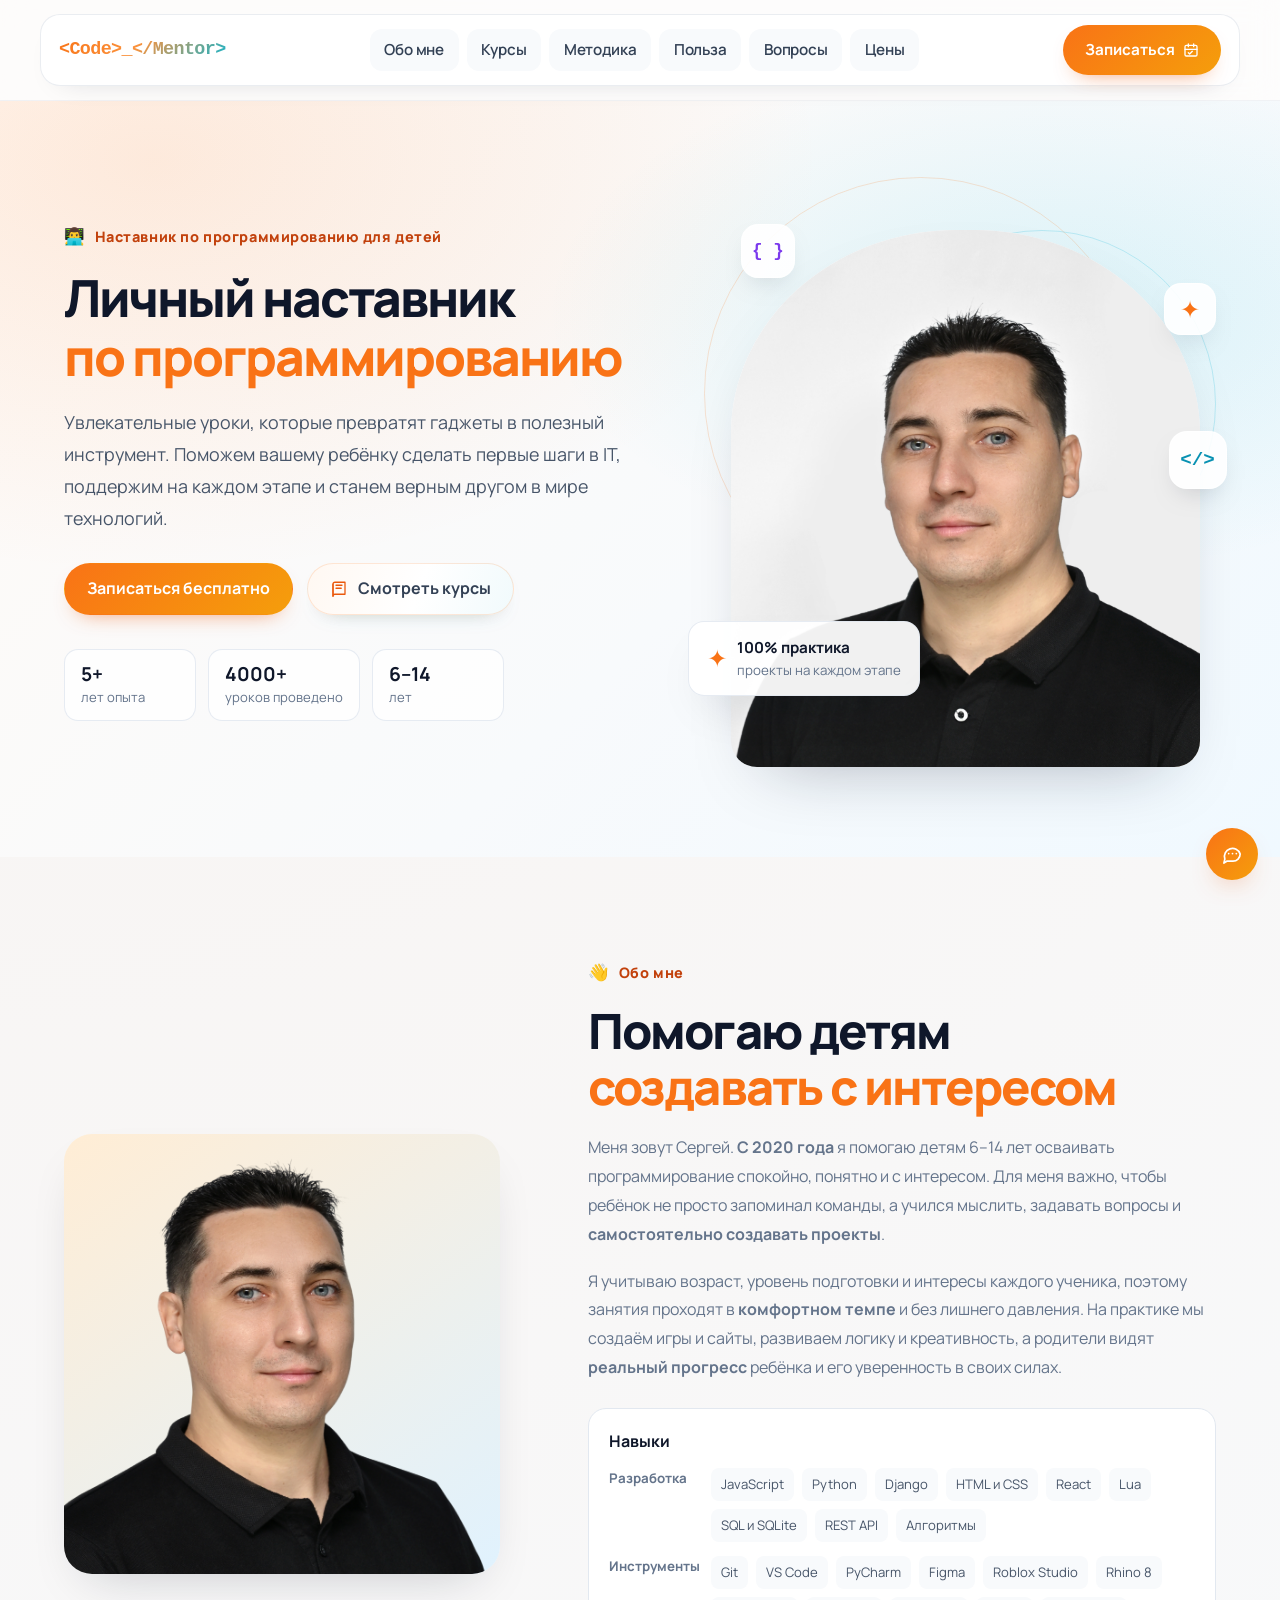
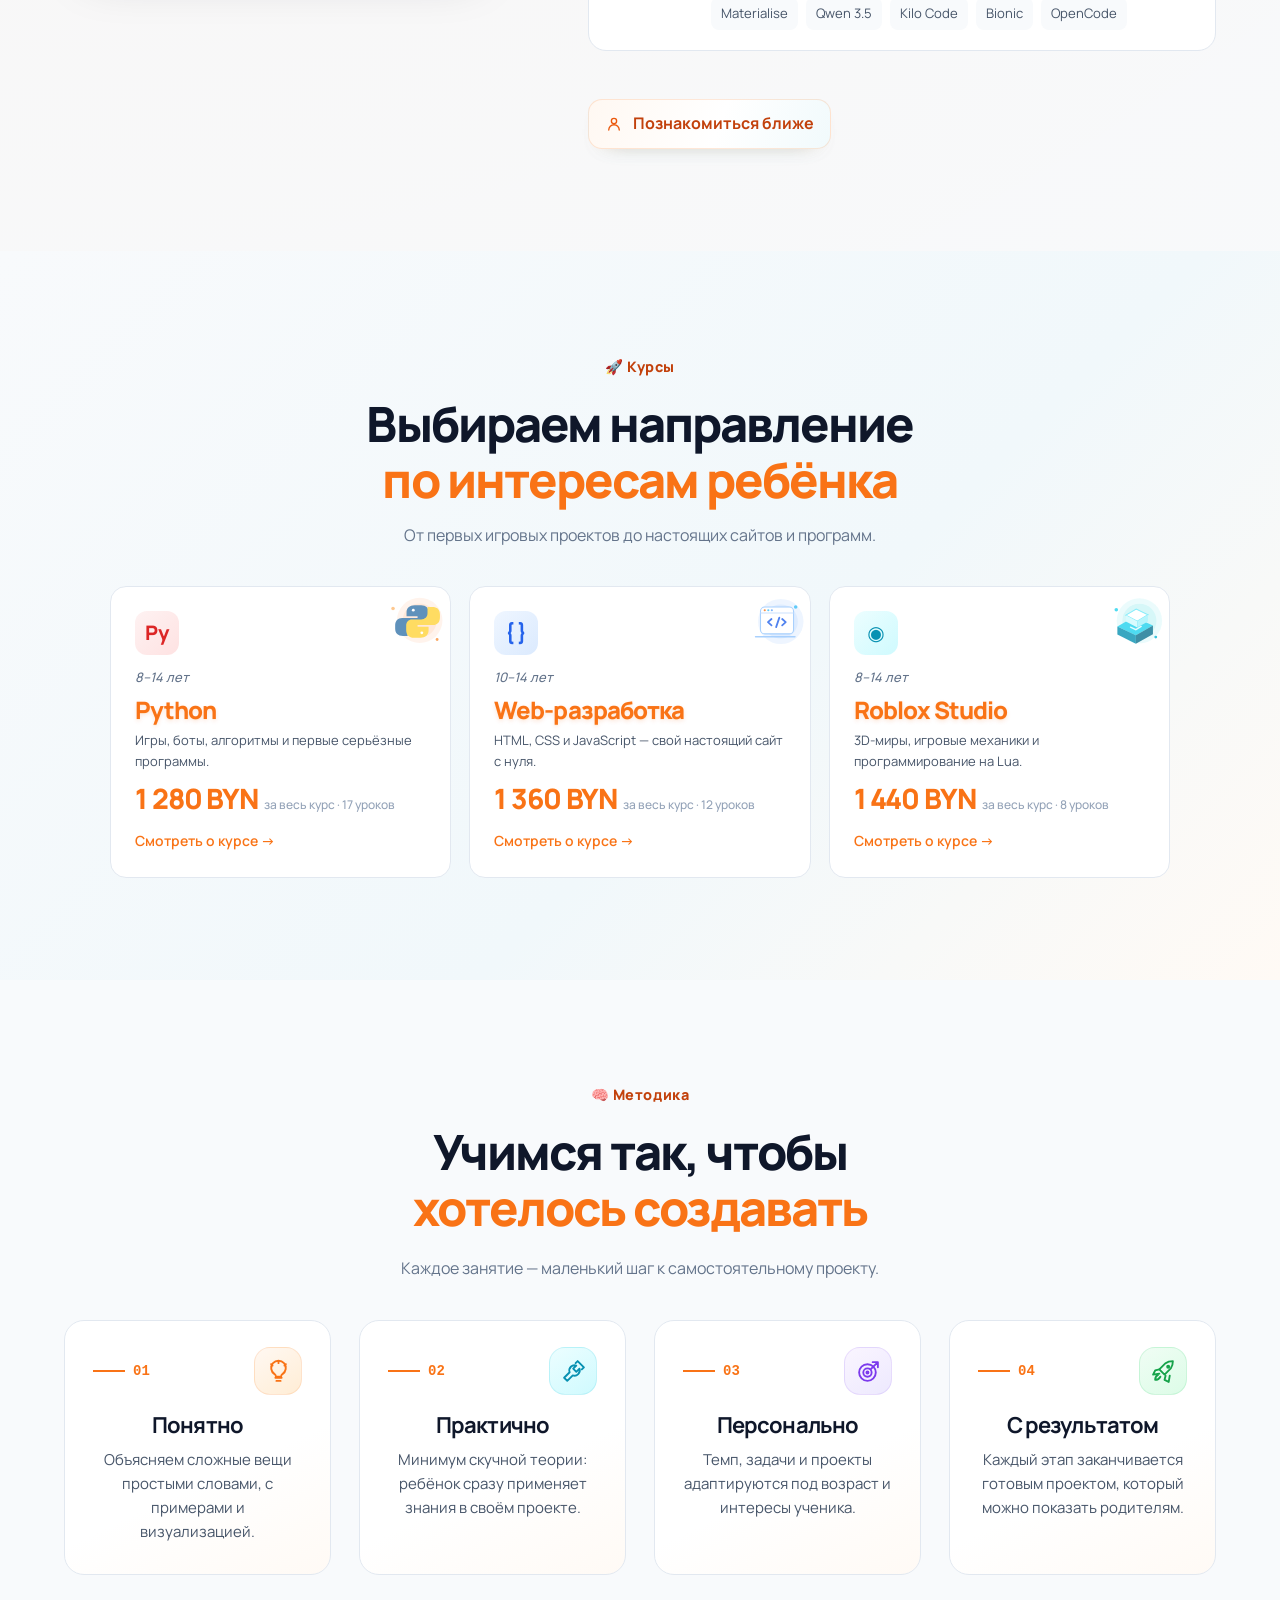
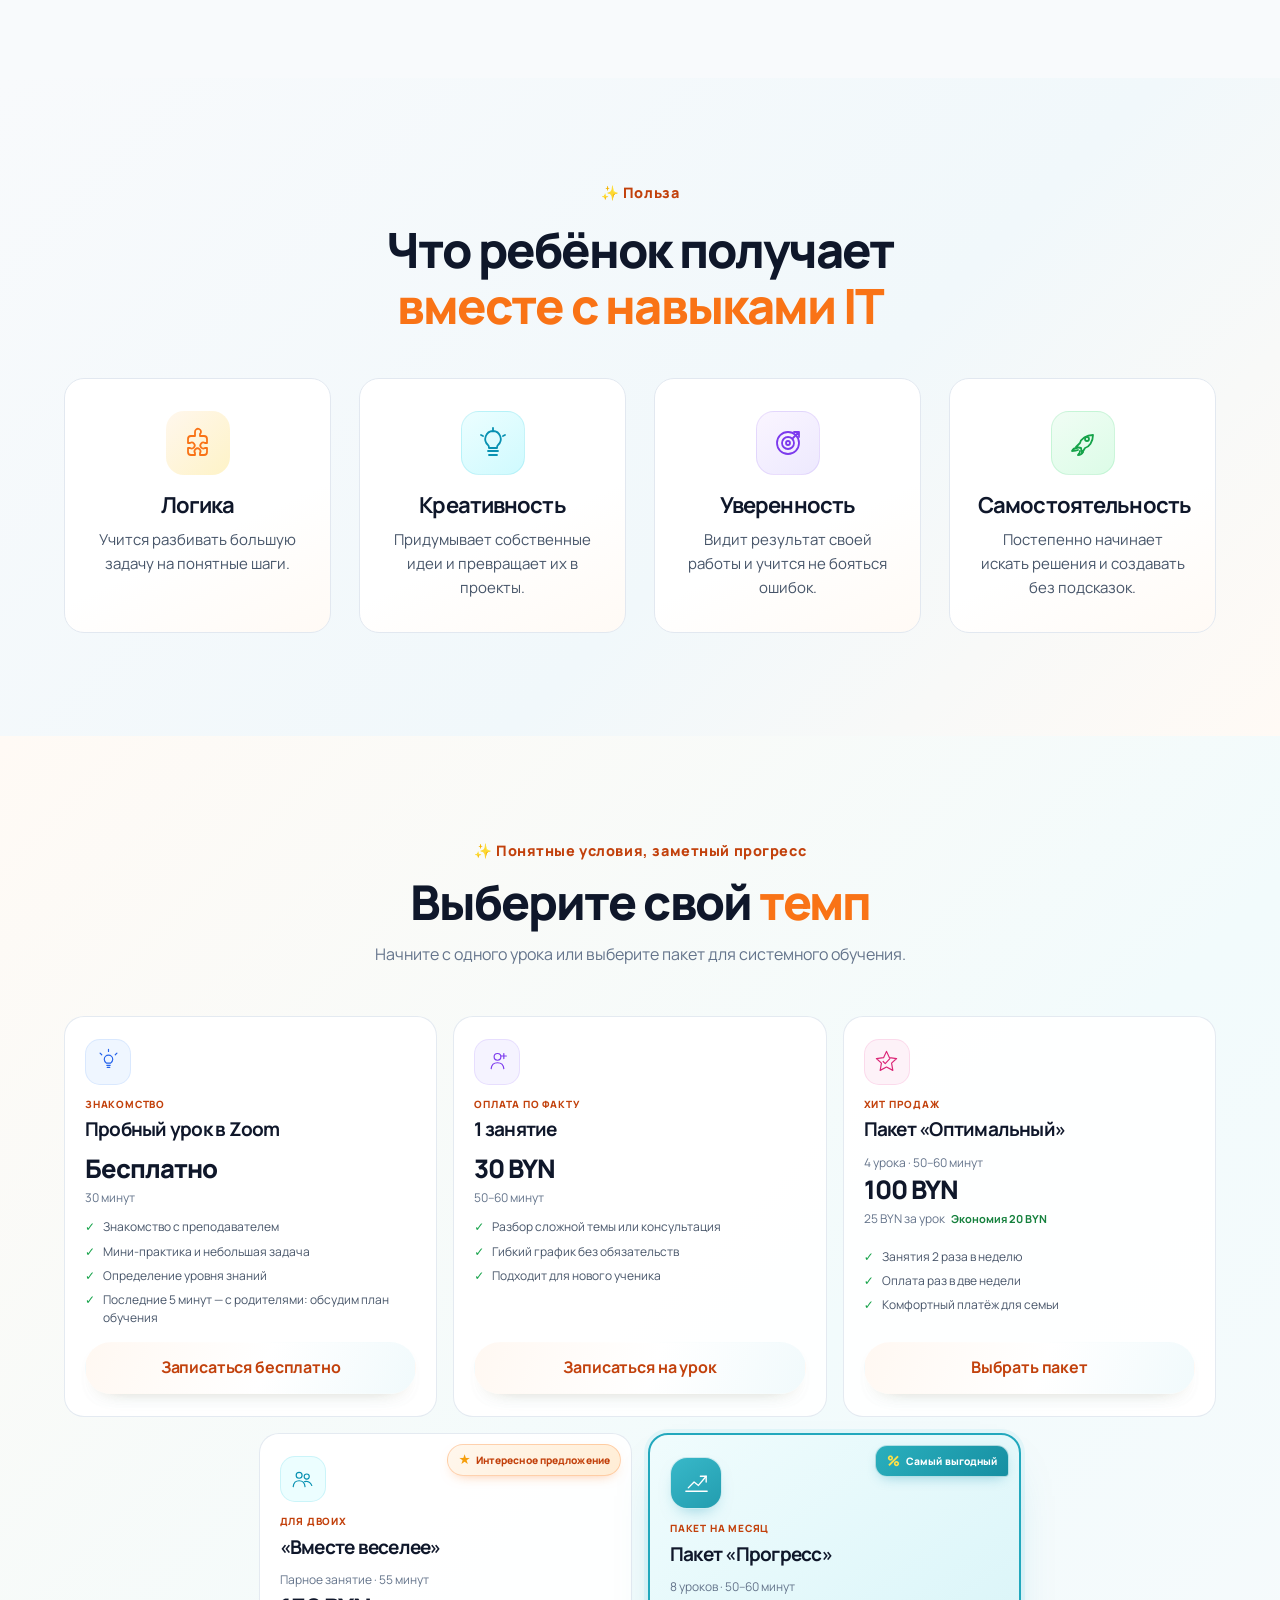
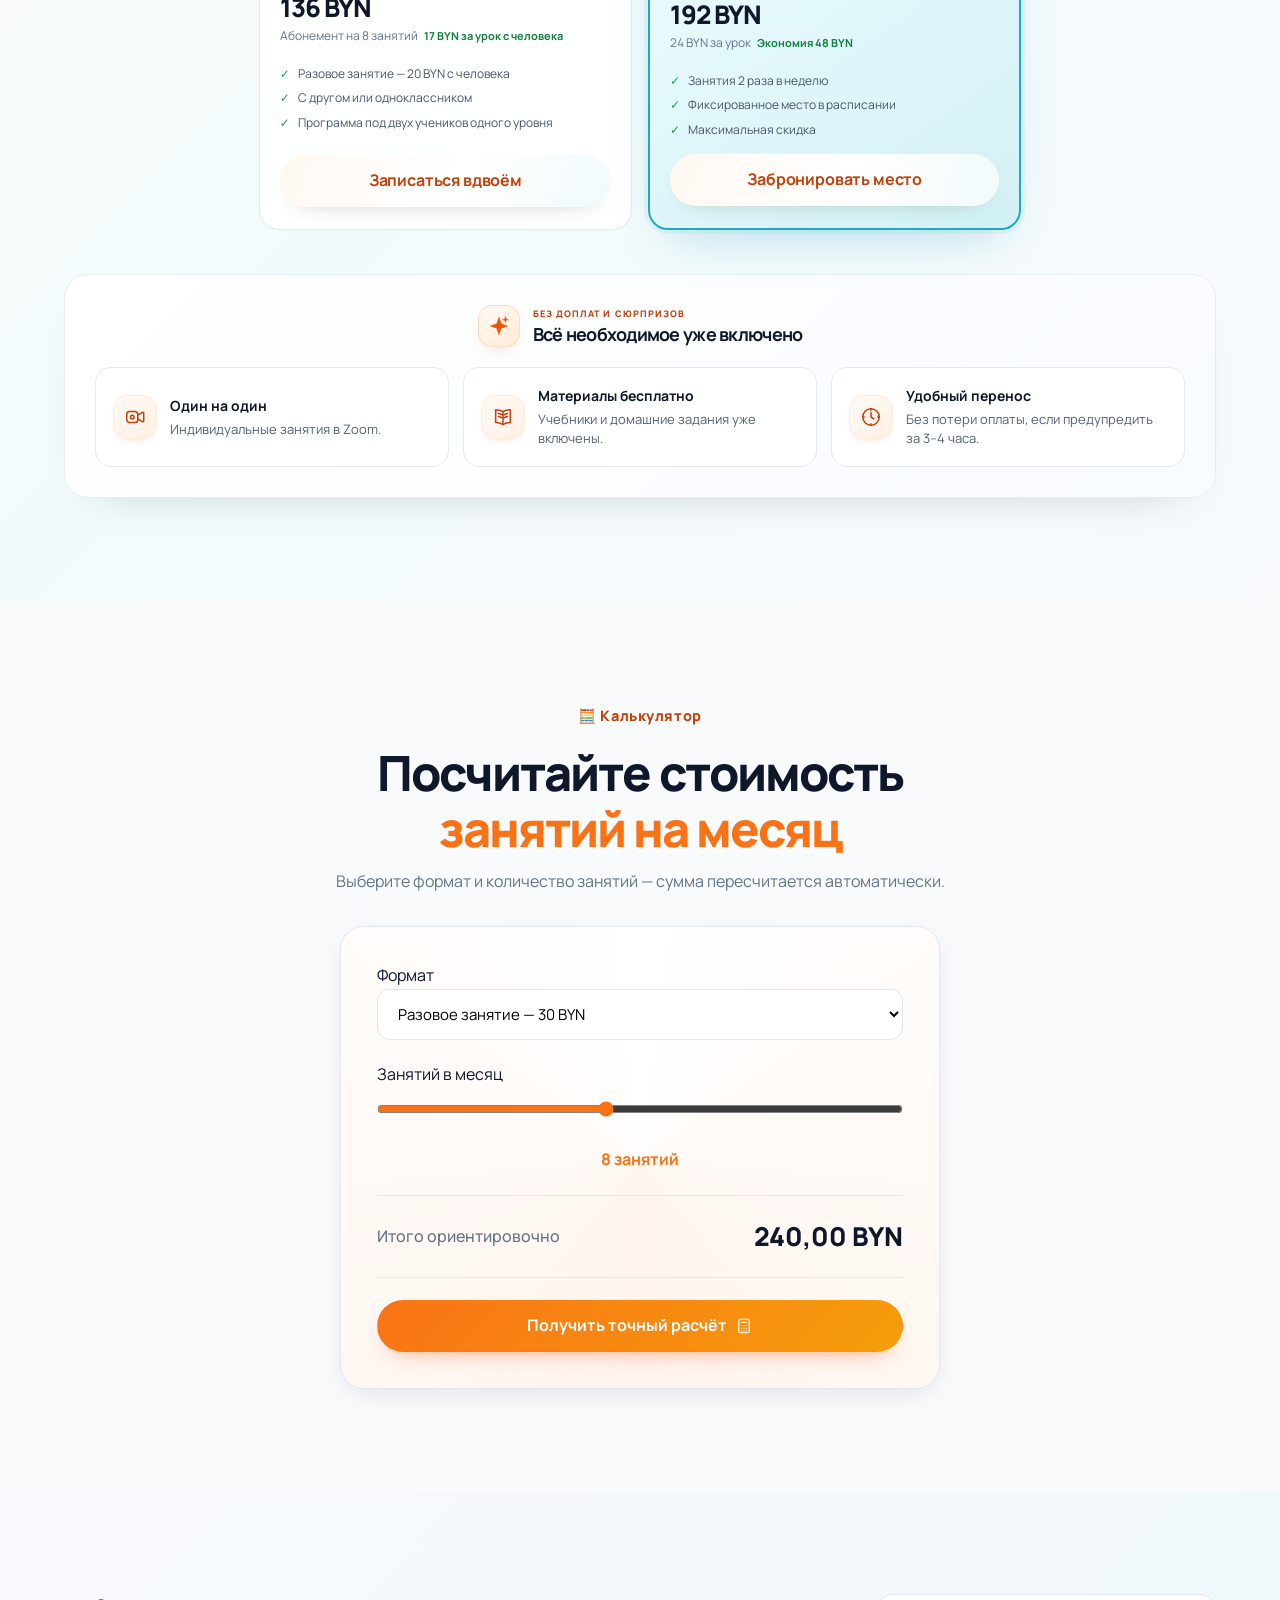
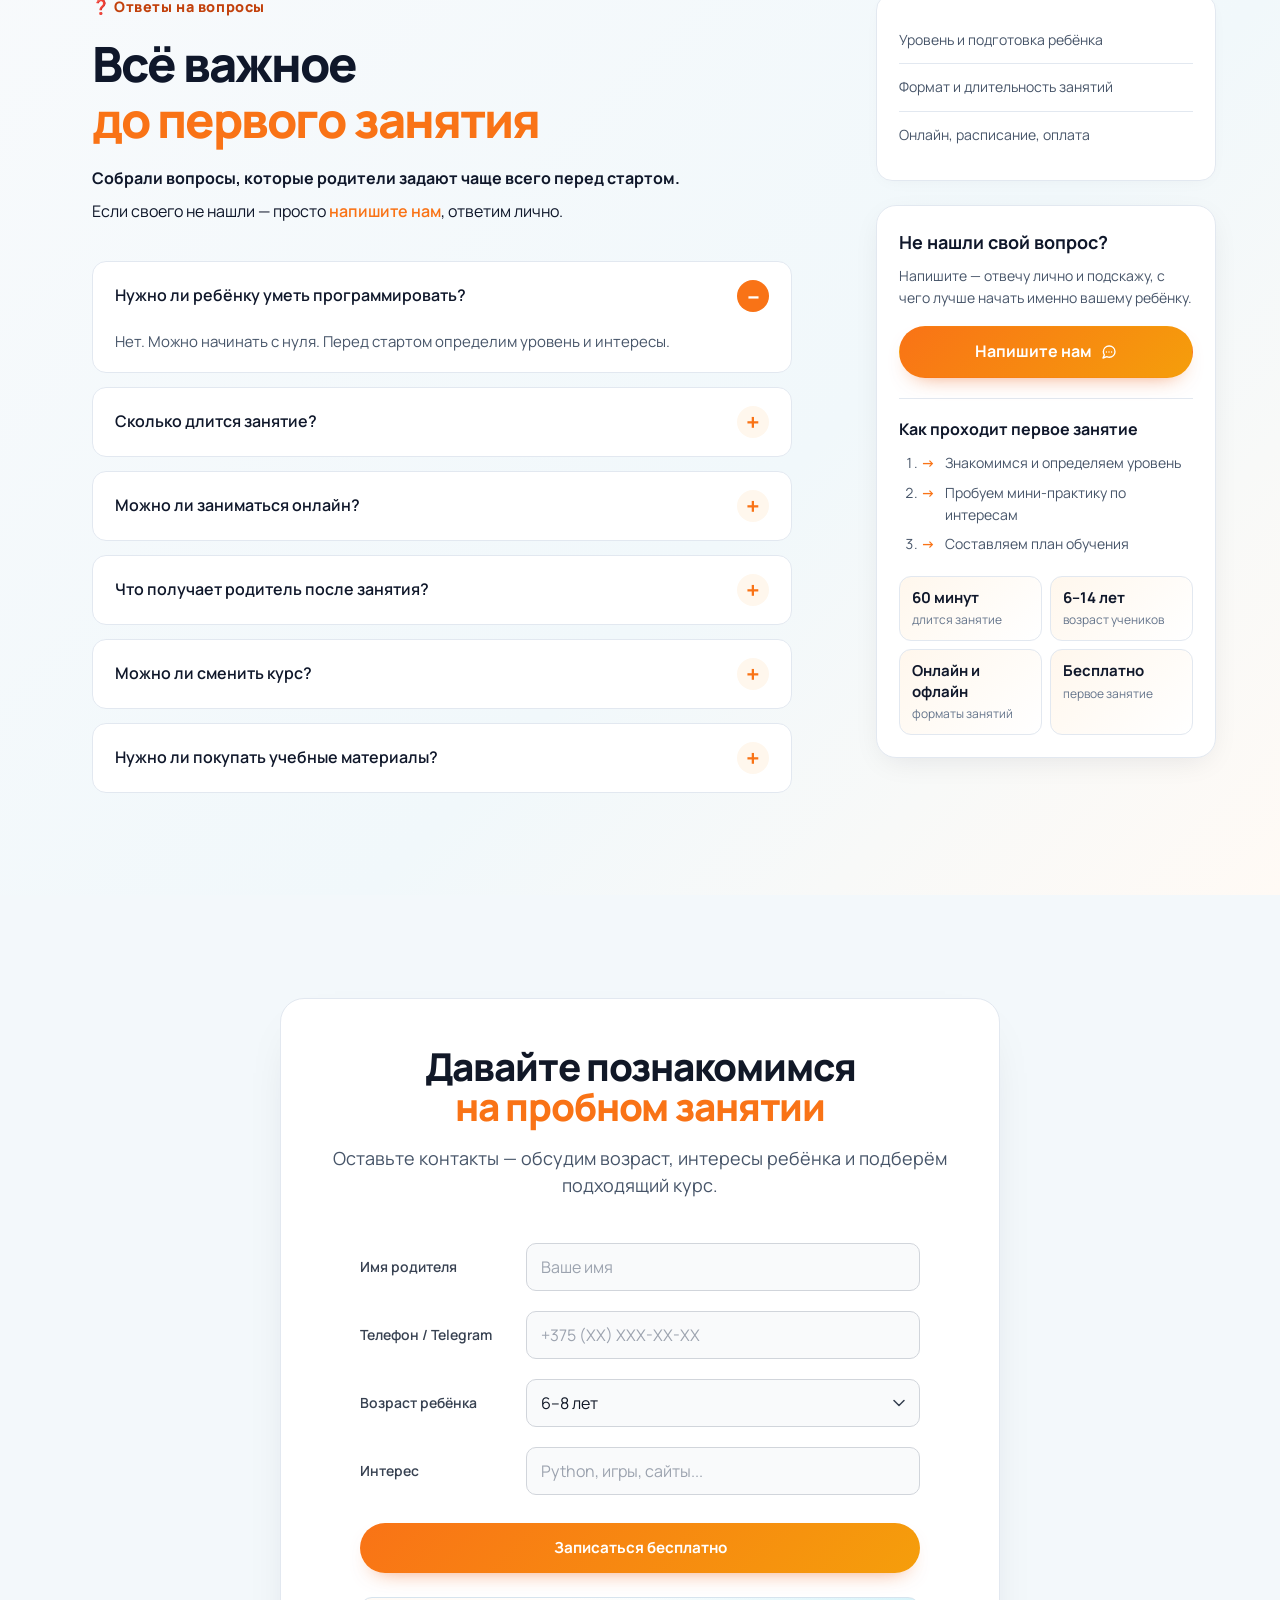
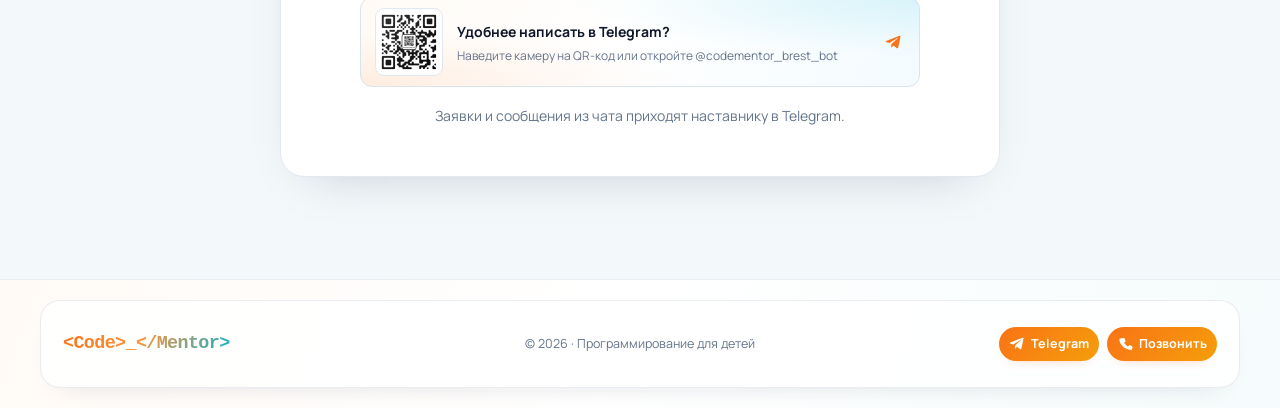
<file: index.html>
<!doctype html>
<html lang="ru">

<head>
  <meta charset="utf-8">
  <meta name="viewport" content="width=device-width, initial-scale=1">
  <meta name="description"
    content="Персональное обучение программированию детей 6–14 лет: курсы, методика, цены, калькулятор и запись на бесплатный пробный урок.">
  <title>Code Mentor — программирование для детей</title>
  <link rel="preconnect" href="https://fonts.googleapis.com">
  <link rel="preconnect" href="https://fonts.gstatic.com" crossorigin>
  <link href="https://fonts.googleapis.com/css2?family=Manrope:wght@400;500;600;700;800&display=swap" rel="stylesheet">
  <link rel="stylesheet" href="styles.css?v=20261106-127">
</head>

<body>
<header class="header">
    <div class="container nav">
      <a class="logo" href="#home"><span class="logo-mark">&lt;Code&gt;_&lt;/Mentor&gt;</span></a>
      <nav>
        <a href="#about">Обо мне</a>
        <a href="#courses">Курсы</a>
        <a href="#method">Методика</a>
        <a href="#benefits">Польза</a>
        <a href="#faq">Вопросы</a>
        <a href="#prices">Цены</a>
      </nav>
      <a class="nav-button" href="#signup">Записаться
        <svg class="nav-button-icon" viewBox="0 0 24 24" fill="none" stroke="currentColor" stroke-width="2" aria-hidden="true">
          <rect x="3" y="5" width="18" height="16" rx="2" />
          <path d="M16 3v4M8 3v4M3 11h18M8 16l2 2 4-4" />
        </svg>
      </a>
    </div>
  </header>

  <main>
 <section class="hero" id="home">
      <div class="container hero-grid">
        <div>
          <div class="eyebrow"><span class="eyebrow-icon" aria-hidden="true">👨‍💻</span> Наставник по программированию для детей
          </div>
          <h1>Личный наставник<br><span>по программированию</span></h1>
          <p class="hero-text">Увлекательные уроки, которые превратят гаджеты в полезный инструмент. Поможем вашему
            ребёнку сделать первые шаги в IT, поддержим на каждом этапе и станем верным другом в мире технологий.</p>
          <div class="actions">
            <a class="btn primary" href="#signup">Записаться бесплатно
            </a>
            <a class="btn white courses-button" href="#courses">
              <svg class="courses-button-icon" viewBox="0 0 24 24" fill="none" stroke="currentColor" stroke-width="2" aria-hidden="true">
                <path d="M4 5.5A2.5 2.5 0 0 1 6.5 3H20v16H6.5A2.5 2.5 0 0 0 4 21.5z" />
                <path d="M4 5.5v16M8 7h8M8 11h7" />
              </svg>
              <span>Смотреть курсы</span>
            </a>
          </div>
          <div class="stats">
            <div><strong>5+</strong><small>лет опыта</small></div>
            <div><strong>4000+</strong><small>уроков проведено</small></div>
            <div><strong>6–14</strong><small>лет</small></div>
          </div>
        </div>
        <div class="hero-photo">
          <div class="orbit orbit-one"></div>
          <div class="orbit orbit-two"></div>
          <div class="photo-wrap"><img src="Mentor.jpg" alt="Наставник по программированию"></div>
          <div class="proof-card"><span>✦</span><b>100% практика</b><small>проекты на каждом этапе</small></div>
          <div class="floating">✦</div>
          <div class="floating-code" aria-hidden="true">&lt;/&gt;</div>
          <div class="floating-mini mini-braces" aria-hidden="true">{ }</div>
        </div>
      </div>
    </section>

    <section class="section" id="about">
      <div class="container about-grid">
        <div class="about-visual">
          <img src="Mentor-4.png" alt="Наставник по программированию">
        </div>
        <div>
          <div class="eyebrow"><span class="eyebrow-icon" aria-hidden="true">👋</span> Обо мне</div>
          <h2>Помогаю детям<br><span>создавать с интересом</span></h2>
          <p class="muted">Меня зовут Сергей. <strong>С 2020 года</strong> я помогаю детям 6–14 лет осваивать
            программирование спокойно, понятно и с интересом. Для меня важно, чтобы ребёнок не просто запоминал команды,
            а учился мыслить, задавать вопросы и <strong>самостоятельно создавать проекты</strong>.</p>
          <p class="muted">Я учитываю возраст, уровень подготовки и интересы каждого ученика, поэтому занятия проходят в
            <strong>комфортном темпе</strong> и без лишнего давления. На практике мы создаём игры и сайты, развиваем
            логику и креативность, а родители видят <strong>реальный прогресс</strong> ребёнка и его уверенность в своих
            силах.
          </p>

 <div class="skills-list" aria-label="Навыки наставника">
            <strong>Навыки</strong>
            <div class="skill-groups">
              <div class="skill-group">
                <small>Разработка</small>
                <div>
                  <span>JavaScript</span>
                  <span>Python</span>
                  <span>Django</span>
                  <span>HTML и CSS</span>
                  <span>React</span>
                  <span>Lua</span>
                  <span>SQL и SQLite</span>
                  <span>REST API</span>
                  <span>Алгоритмы</span>
                </div>
              </div>
              <div class="skill-group">
                <small>Инструменты</small>
                <div>
                  <span>Git</span>
                  <span>VS Code</span>
                  <span>PyCharm</span>
                  <span>Figma</span>
                  <span>Roblox Studio</span>
                  <span>Rhino 8</span>
                  <span>Materialise</span>
                  <span>Qwen 3.5</span>
                  <span>Kilo Code</span>
                  <span>Bionic</span>
                  <span>OpenCode</span>
                </div>
              </div>
            </div>
          </div>
          <a class="about-more-link" href="#signup">
            <svg class="about-more-link-icon" viewBox="0 0 24 24" fill="none" stroke="currentColor" stroke-width="2" aria-hidden="true">
              <circle cx="12" cy="8" r="3.5" />
              <path d="M5 20a7 7 0 0 1 14 0" />
            </svg>
            <span>Познакомиться ближе</span>
          </a>
        </div>
      </div>
    </section>


    <section class="section lavender" id="courses">
      <div class="container">
        <div class="heading">
          <div>
            <div class="eyebrow">🚀 Курсы</div>
            <h2>Выбираем направление<br><span>по интересам ребёнка</span></h2>
          </div>
          <p class="muted">От первых игровых проектов до настоящих сайтов и программ.</p>
        </div>
        <div class="cards">
          <article class="course">
            <img class="course-art" src="python-card.svg" alt="" aria-hidden="true">
            <div class="icon py" aria-hidden="true">Py</div><em>8–14 лет</em>
            <h3>Python</h3>
            <p>Игры, боты, алгоритмы и первые серьёзные программы.</p>
            <div class="course-price"><b>1 280 BYN</b><small>за весь курс · 17 уроков</small></div>
            <a href="#python-course-content" data-course-toggle="python" aria-controls="python-course-content" aria-expanded="false">Смотреть о курсе →</a>
          </article>
          <!-- <article class="course">
            <div class="icon game" aria-hidden="true">✦</div><em>6–10 лет</em>
            <h3>Scratch</h3>
            <p>Создание игр и анимаций через понятный визуальный код.</p><a href="#prices">Смотреть программу →</a>
          </article> -->
          <article class="course">
            <img class="course-art" src="web-card.svg" alt="" aria-hidden="true">
            <div class="icon web" aria-hidden="true">{ }</div><em>10–14 лет</em>
            <h3>Web-разработка</h3>
            <p>HTML, CSS и JavaScript — свой настоящий сайт с нуля.</p>
            <div class="course-price"><b>1 360 BYN</b><small>за весь курс · 12 уроков</small></div>
            <a href="#web-course-content" data-course-toggle="web" aria-controls="web-course-content" aria-expanded="false">Смотреть о курсе →</a>
          </article>
          <article class="course">
            <img class="course-art" src="roblox-card.svg" alt="" aria-hidden="true">
            <div class="icon roblox" aria-hidden="true">◉</div><em>8–14 лет</em>
            <h3>Roblox Studio</h3>
            <p>3D-миры, игровые механики и программирование на Lua.</p>
            <div class="course-price"><b>1 440 BYN</b><small>за весь курс · 8 уроков</small></div>
            <a href="#roblox-course-content" data-course-toggle="roblox" aria-controls="roblox-course-content" aria-expanded="false">Смотреть о курсе →</a>
          </article>
        </div>
      </div>
    </section>

    <div class="course-content" id="python-course-content" hidden>
    <section class="hero course-hero" id="python-course">
          <div class="container" style="display:flex; justify-content:center; padding-top:0">
            <div class="course-intro" style="max-width:none; display:flex; justify-content:center">
              <div class="eyebrow" style="margin-bottom:0"><span class="eyebrow-icon" aria-hidden="true">🐍</span> Курс Python</div>
            </div>
          </div>
        </section>

    <section class="section" id="python-full-program">
          <div class="container">
            <div class="center">
              <h2>Полный учебный план<br><span>Python</span></h2>
              <p class="muted">Структура курса по темам: от основ Python до веб-скрапинга и баз данных.</p>
            </div>

            <ol class="program-list">
              <li>
                <span class="program-list-num">01</span>
                <div class="program-list-body">
                  <h3>Введение в Python</h3>
                  <p>Установка Python, настройка IDLE и PyCharm. Виртуальные окружения и первая программа.</p>
                </div>
              </li>
              <li>
                <span class="program-list-num">02</span>
                <div class="program-list-body">
                  <h3>Основы и арифметика</h3>
                  <p>Переменные, базовые типы данных и системы счисления. Ввод данных с клавиатуры и арифметика. Математические вычисления с модулем math.</p>
                </div>
              </li>
              <li>
                <span class="program-list-num">03</span>
                <div class="program-list-body">
                  <h3>Условия и списки</h3>
                  <p>Логика ветвления (if-else, булевы и тернарный операторы). Базовые операции со списками: изменение, поиск, длина. Сложение, умножение и срезы списков.</p>
                </div>
              </li>
              <li>
                <span class="program-list-num">04</span>
                <div class="program-list-body">
                  <h3>Списки и циклы</h3>
                  <p>Циклы for и while, параметры функции print. Функции range(), enumerate(), min, max, all, any. Генерация случайных значений с модулем random.</p>
                </div>
              </li>
              <li>
                <span class="program-list-num">05</span>
                <div class="program-list-body">
                  <h3>Строки</h3>
                  <p>Базовые операции и методы обработки строк. Форматирование текста: метод format() и f-строки. Кодировки символов ASCII и UTF-8.</p>
                </div>
              </li>
              <li>
                <span class="program-list-num">06</span>
                <div class="program-list-body">
                  <h3>Словари и коллекции</h3>
                  <p>Кортежи (tuple), словари (dict) и вложенные структуры. Хешируемые типы ключей и методы словарей. Коллекции модуля collections: OrderedDict, defaultdict, namedtuple.</p>
                </div>
              </li>
              <li>
                <span class="program-list-num">07</span>
                <div class="program-list-body">
                  <h3>Сложные структуры и функции</h3>
                  <p>Практика работы со словарями, OrderedDict и namedtuple. Множества (set, frozenset) и операции над ними. Введение в функции и декомпозиция кода.</p>
                </div>
              </li>
              <li>
                <span class="program-list-num">08</span>
                <div class="program-list-body">
                  <h3>Аргументы и области видимости</h3>
                  <p>Именованные параметры и значения по умолчанию. Переменное число аргументов (*args, **kwargs) и распаковка коллекций. Локальные и глобальные переменные, правило LEGB.</p>
                </div>
              </li>
              <li>
                <span class="program-list-num">09</span>
                <div class="program-list-body">
                  <h3>Продвинутые функции</h3>
                  <p>Функции как параметры, рекурсия и генераторы (yield). Функциональное программирование: lambda, map, filter, zip. Документирование кода и аннотация типов.</p>
                </div>
              </li>
              <li>
                <span class="program-list-num">10</span>
                <div class="program-list-body">
                  <h3>Декораторы</h3>
                  <p>Принцип работы замыканий. Создание декораторов без аргументов и с аргументами. Практические сценарии применения декораторов.</p>
                </div>
              </li>
              <li>
                <span class="program-list-num">11</span>
                <div class="program-list-body">
                  <h3>Алгоритмы, файлы и основы ООП</h3>
                  <p>Оценка сложности алгоритмов, сортировка пузырьком, линейный и бинарный поиск. Чтение и запись файлов, менеджер контекста. Принципы ООП (полиморфизм, инкапсуляция, наследование, абстракция).</p>
                </div>
              </li>
              <li>
                <span class="program-list-num">12</span>
                <div class="program-list-body">
                  <h3>Классы и наследование</h3>
                  <p>Создание классов, конструкторов, атрибутов и методов экземпляра. Статические методы и методы класса, динамическое изменение классов. Наследование и решение проблемы «ромба».</p>
                </div>
              </li>
              <li>
                <span class="program-list-num">13</span>
                <div class="program-list-body">
                  <h3>Исключения</h3>
                  <p>Синтаксические ошибки и обработка исключений (try-except-finally-else). Операторы assert и raise. Создание пользовательских классов исключений.</p>
                </div>
              </li>
              <li>
                <span class="program-list-num">14</span>
                <div class="program-list-body">
                  <h3>Модули, полиморфизм и инкапсуляция</h3>
                  <p>Структурирование проектов в модули и пакеты. Инкапсуляция и уровни доступа: Public, Protected, Private. Полиморфизм и перегрузка стандартных операторов.</p>
                </div>
              </li>
              <li>
                <span class="program-list-num">15</span>
                <div class="program-list-body">
                  <h3>Управление атрибутами и дескрипторы</h3>
                  <p>Динамическое управление атрибутами (getattr, hasattr, setattr, магические методы). Свойства property. Дескрипторы и методы доступа (геттер, сеттер, делитер).</p>
                </div>
              </li>
              <li>
                <span class="program-list-num">16</span>
                <div class="program-list-body">
                  <h3>Итераторы</h3>
                  <p>Итераторы и итерационный протокол. Объекты среза slice(). Создание пользовательских классов-итераторов.</p>
                </div>
              </li>
              <li>
                <span class="program-list-num">17</span>
                <div class="program-list-body">
                  <h3>Веб-скрапинг и базы данных</h3>
                  <p>HTTP-запросы через requests и парсинг HTML/XML с Beautiful Soup. Эмуляция работы браузера в Selenium. Сохранение данных в CSV-файлы и базы данных SQLite.</p>
                </div>
              </li>
            </ol>

            <div class="course-program-actions">
              <a class="btn primary" href="#signup">Записаться бесплатно
              </a>
              <a class="btn white" href="#courses">← Выбрать другой курс</a>
            </div>
          </div>
        </section>

    </div>
    <div class="course-content" id="web-course-content" hidden>
    <section class="hero course-hero" id="web-course">
          <div class="container" style="display:flex; justify-content:center">
            <div class="course-intro" style="max-width:none; display:flex; justify-content:center; transform:translateX(-8px)">
              <div class="eyebrow" style="margin-bottom:0"><span class="eyebrow-icon" aria-hidden="true">🧩</span> Курс Web-разработка</div>
            </div>
          </div>
        </section>

    <section class="section" id="web-full-program">
          <div class="container">
            <div class="center">
              <h2>Полный учебный план<br><span>HTML &amp; CSS</span></h2>
              <p class="muted">Структура курса по темам: от основ веб-разработки до адаптивного дизайна, анимации и итогового проекта.</p>
            </div>

            <ol class="program-list">
          <li>
            <span class="program-list-num">01</span>
            <div class="program-list-body">
              <h3>Введение в веб-разработку</h3>
              <p>Устройство интернета, клиент-серверная архитектура, этапы создания сайтов, рабочее окружение и типы файлов.</p>
            </div>
          </li>
          <li>
            <span class="program-list-num">02</span>
            <div class="program-list-body">
              <h3>Основы HTML5</h3>
              <p>Структура документа, теги и атрибуты, правила вложенности, списки, относительные и абсолютные пути, семантика (header, nav, main, section, article, aside).</p>
            </div>
          </li>
          <li>
            <span class="program-list-num">03</span>
            <div class="program-list-body">
              <h3>Таблицы и формы</h3>
              <p>Синтаксис и структура таблиц (thead, tbody, tfoot, объединение ячеек). Веб-формы, типы полей ввода, атрибуты и валидация данных.</p>
            </div>
          </li>
          <li>
            <span class="program-list-num">04</span>
            <div class="program-list-body">
              <h3>Контроль версий (Git & GitHub)</h3>
              <p>Принципы работы систем контроля версий, базовые команды Git, ветвление и работа с удалёнными репозиториями.</p>
            </div>
          </li>
          <li>
            <span class="program-list-num">05</span>
            <div class="program-list-body">
              <h3>Базовый CSS и селекторы</h3>
              <p>Способы подключения стилей, каскадность, наследование, специфичность (!important), сброс стилей (Reset/Normalize).</p>
            </div>
          </li>
          <li>
            <span class="program-list-num">06</span>
            <div class="program-list-body">
              <h3>Блочная модель и типографика</h3>
              <p>Box Model (margin, padding, border), типы отображения (block, inline, inline-block), float, псевдоклассы, псевдоэлементы, подключение и настройка шрифтов (@font-face).</p>
            </div>
          </li>
          <li>
            <span class="program-list-num">07</span>
            <div class="program-list-body">
              <h3>Современные раскладки: Flexbox и Grid</h3>
              <p>Построение одномерных (Flexbox) и двумерных (CSS Grid) сеток, выравнивание, управление отступами и адаптивность без медиа-запросов.</p>
            </div>
          </li>
          <li>
            <span class="program-list-num">08</span>
            <div class="program-list-body">
              <h3>Позиционирование и единицы измерения</h3>
              <p>Схемы позиционирования (static, relative, absolute, fixed, sticky), контекст наложения (z-index), единицы rem, em, %, vh/vw. Вёрстка многоуровневых меню, встраивание iframe и видео.</p>
            </div>
          </li>
          <li>
            <span class="program-list-num">09</span>
            <div class="program-list-body">
              <h3>Графика, фоны и анимация</h3>
              <p>Работа с фоном, линейные и радиальные градиенты, img против background, SVG и спрайты. Плавные переходы (transition), трансформации (transform), покадровая анимация (@keyframes), прелоадеры и кастомизация инпутов.</p>
            </div>
          </li>
          <li>
            <span class="program-list-num">10</span>
            <div class="program-list-body">
              <h3>Адаптивная верстка (RWD)</h3>
              <p>Стратегии Mobile-First и Desktop-First, настройка viewport и медиа-запросы (@media).</p>
            </div>
          </li>
          <li>
            <span class="program-list-num">11</span>
            <div class="program-list-body">
              <h3>Архитектура CSS и автоматизация</h3>
              <p>Методология БЭМ, препроцессоры (переменные, миксины, вложенность), обзор сборщиков (Vite, Webpack, Gulp) и особенности верстки HTML-писем.</p>
            </div>
          </li>
          <li>
            <span class="program-list-num">12</span>
            <div class="program-list-body">
              <h3>Оптимизация, JS-плагины и фреймворки</h3>
              <p>Веб-доступность (a11y), оптимизация загрузки, подключение слайдеров, модальных окон и табов. Обзор CSS-фреймворков: Bootstrap и Tailwind CSS.</p>
            </div>
          </li>
            </ol>

            <div class="course-program-actions">
              <a class="btn primary" href="#signup">Записаться бесплатно
              </a>
              <a class="btn white" href="#courses">← Выбрать другой курс</a>
            </div>
          </div>
        </section>    <section class="section lavender" id="web-skills">
          <div class="container">
            <div class="center">
              <div class="eyebrow">✨ Результат</div>
              <h2>Что ребёнок сможет<br><span>после курса</span></h2>
            </div>
            <div class="benefits">
              <div><span class="benefit-icon" aria-hidden="true">
                  <svg viewBox="0 0 32 32">
                    <path
                      d="M13 5a3 3 0 1 1 5 2v2h4a3 3 0 0 1 3 3v4h-2a3 3 0 1 0 0 5h2v4a3 3 0 0 1-3 3h-4v-2a3 3 0 1 0-5 0v2H9a3 3 0 0 1-3-3v-4h2a3 3 0 1 0 0-5H6v-4a3 3 0 0 1 3-3h4V5Z" />
                  </svg>
                </span>
                <h3>Свой сайт в интернете</h3>
                <p>Собирает и публикует настоящую страницу, которую можно отправить друзьям.</p>
              </div>
              <div><span class="benefit-icon" aria-hidden="true">
                  <svg viewBox="0 0 32 32">
                    <path d="M11 24h10M12 28h8M16 4a8 8 0 0 0-5 14c1 .8 1 2 1 3h8c0-1 0-2.2 1-3a8 8 0 0 0-5-14Z" />
                    <path d="M16 1v2M4 8l2 1M28 8l-2 1" />
                  </svg>
                </span>
                <h3>Понимание кода</h3>
                <p>Читает HTML и CSS и понимает, из чего состоит любая страница.</p>
              </div>
              <div><span class="benefit-icon" aria-hidden="true">
                  <svg viewBox="0 0 32 32">
                    <circle cx="16" cy="16" r="11" />
                    <circle cx="16" cy="16" r="6" />
                    <circle cx="16" cy="16" r="2" />
                    <path d="m21 11 6-6M22 5h5v5" />
                  </svg>
                </span>
                <h3>Дизайн и вёрстка</h3>
                <p>Подбирает цвета, шрифты и раскладку так, чтобы сайт было приятно смотреть.</p>
              </div>
              <div><span class="benefit-icon" aria-hidden="true">
                  <svg viewBox="0 0 32 32">
                    <path d="M18 21c4-1 8-6 8-13-7 0-12 4-13 8l-4 4 5 1 1 5 3-5Z" />
                    <circle cx="20" cy="12" r="2" />
                    <path d="M10 21c-2 0-4 1-5 3 2 0 4 0 6-1M13 24c0 2-1 3-2 4 2 0 4-1 5-3" />
                  </svg>
                </span>
                <h3>Первое портфолио</h3>
                <p>Заканчивает курс с проектом, который можно показывать в школе и друзьям.</p>
              </div>
            </div>
          </div>
        </section>

    </div>
    <div class="course-content" id="roblox-course-content" hidden>
    <section class="hero course-hero" id="roblox-course">
          <div class="container">
            <div class="course-intro">
              <a class="back-link" href="#courses">← К карточкам всех курсов</a>
              <div class="eyebrow"><span class="eyebrow-icon" aria-hidden="true">🎮</span> Курс Roblox Studio</div>
              <h1>Свои игры в Roblox<br><span>для детей 8–14 лет</span></h1>
              <p class="hero-text">Пошаговая базовая программа: от первой детали в Studio до собственной игры на Lua,
                которую можно опубликовать. Ребёнок сразу видит результат — и играет в то, что сделал сам.</p>
              <div class="tech-icons" aria-label="Технологии курса Roblox Studio">
                <span class="tech age">8–14 лет</span>
                <span class="tech roblox">Studio</span>
                <span class="tech lua">Lua</span>
                <span class="tech three-d">3D</span>
              </div>
              <div class="actions">
                <a class="btn primary" href="#signup">Записаться бесплатно
                </a>
                <a class="btn white" href="#roblox-program">Смотреть программу →</a>
              </div>
            </div>

            <div class="course-facts">
              <div><b>8 модулей</b><small>базовая программа</small></div>
              <div><b>18 занятий</b><small>по 60 минут</small></div>
              <div><b>1 на 1</b><small>с наставником</small></div>
              <div><b>с нуля</b><small>опыт не нужен</small></div>
            </div>
          </div>
        </section>

    <section class="section" id="roblox-program">
          <div class="container">
            <div class="center">
              <div class="eyebrow">📚 Программа</div>
              <h2>Базовая программа<br><span>по Roblox и Lua</span></h2>
              <p class="muted">Восемь модулей, которые идут от простого к сложному. Порядок можно менять — программа
                адаптируется под возраст и темп ребёнка.</p>
            </div>

            <div class="program-grid">
              <article class="program-card">
                <div class="number">01</div>
                <h3>Знакомство со Studio</h3>
                <span class="module-meta">2 занятия</span>
                <ul>
                  <li>Интерфейс Roblox Studio</li>
                  <li>Детали и их свойства</li>
                  <li>Первая сцена</li>
                </ul>
                <p class="program-result"><b>Результат:</b> ребёнок собирает свою первую сцену.</p>
              </article>

              <article class="program-card">
                <div class="number">02</div>
                <h3>Свой мир</h3>
                <span class="module-meta">2 занятия</span>
                <ul>
                  <li>Материалы и цвета</li>
                  <li>Освещение и небо</li>
                  <li>Простые постройки</li>
                </ul>
                <p class="program-result"><b>Результат:</b> собственная локация с оформлением.</p>
              </article>

              <article class="program-card">
                <div class="number">03</div>
                <h3>Скрипты и Lua</h3>
                <span class="module-meta">2 занятия</span>
                <ul>
                  <li>Что такое скрипт</li>
                  <li>Переменные и вывод текста</li>
                  <li>Ошибки и как их читать</li>
                </ul>
                <p class="program-result"><b>Результат:</b> первый работающий скрипт на Lua.</p>
              </article>

              <article class="program-card">
                <div class="number">04</div>
                <h3>События и взаимодействие</h3>
                <span class="module-meta">2 занятия</span>
                <ul>
                  <li>Клик и касание</li>
                  <li>Триггеры и зоны</li>
                  <li>Двери, кнопки, рычаги</li>
                </ul>
                <p class="program-result"><b>Результат:</b> объекты, которые реагируют на игрока.</p>
              </article>

              <article class="program-card">
                <div class="number">05</div>
                <h3>Движение и физика</h3>
                <span class="module-meta">2 занятия</span>
                <ul>
                  <li>Платформы и телепорт</li>
                  <li>Скорость, гравитация, ловушки</li>
                  <li>Полоса препятствий</li>
                </ul>
                <p class="program-result"><b>Результат:</b> уровень-полоса препятствий.</p>
              </article>

              <article class="program-card">
                <div class="number">06</div>
                <h3>Игровые механики</h3>
                <span class="module-meta">3 занятия</span>
                <ul>
                  <li>Очки и жизни</li>
                  <li>Таймер и раунды</li>
                  <li>Условия победы</li>
                </ul>
                <p class="program-result"><b>Результат:</b> игра с правилами и счётом.</p>
              </article>

              <article class="program-card">
                <div class="number">07</div>
                <h3>Интерфейс игрока</h3>
                <span class="module-meta">2 занятия</span>
                <ul>
                  <li>GUI: экраны и кнопки</li>
                  <li>Счёт и подсказки на экране</li>
                  <li>Меню старта</li>
                </ul>
                <p class="program-result"><b>Результат:</b> понятный интерфейс для игрока.</p>
              </article>

              <article class="program-card">
                <div class="number">08</div>
                <h3>Своя игра и публикация</h3>
                <span class="module-meta">3 занятия</span>
                <ul>
                  <li>Идея и план своей игры</li>
                  <li>Сборка и тесты</li>
                  <li>Публикация и защита</li>
                </ul>
                <p class="program-result"><b>Результат:</b> готовая игра в Roblox и навык её защитить.</p>
              </article>
            </div>
            <div class="course-program-actions">
              <a class="btn white" href="#courses">← Выбрать другой курс</a>
              <a class="btn white" href="#roblox-course">К описанию курса ↑</a>
            </div>
          </div>
        </section>

    <section class="section lavender" id="roblox-skills">
          <div class="container">
            <div class="center">
              <div class="eyebrow">✨ Результат</div>
              <h2>Что ребёнок сможет<br><span>после курса</span></h2>
            </div>
            <div class="benefits">
              <div><span class="benefit-icon" aria-hidden="true">
                  <svg viewBox="0 0 32 32">
                    <path
                      d="M13 5a3 3 0 1 1 5 2v2h4a3 3 0 0 1 3 3v4h-2a3 3 0 1 0 0 5h2v4a3 3 0 0 1-3 3h-4v-2a3 3 0 1 0-5 0v2H9a3 3 0 0 1-3-3v-4h2a3 3 0 1 0 0-5H6v-4a3 3 0 0 1 3-3h4V5Z" />
                  </svg>
                </span>
                <h3>Своя игра</h3>
                <p>Создаёт игру, в которую можно играть с друзьями прямо в Roblox.</p>
              </div>
              <div><span class="benefit-icon" aria-hidden="true">
                  <svg viewBox="0 0 32 32">
                    <path d="M11 24h10M12 28h8M16 4a8 8 0 0 0-5 14c1 .8 1 2 1 3h8c0-1 0-2.2 1-3a8 8 0 0 0-5-14Z" />
                    <path d="M16 1v2M4 8l2 1M28 8l-2 1" />
                  </svg>
                </span>
                <h3>Программирование на Lua</h3>
                <p>Пишет настоящие скрипты: события, переменные, условия и циклы.</p>
              </div>
              <div><span class="benefit-icon" aria-hidden="true">
                  <svg viewBox="0 0 32 32">
                    <circle cx="16" cy="16" r="11" />
                    <circle cx="16" cy="16" r="6" />
                    <circle cx="16" cy="16" r="2" />
                    <path d="m21 11 6-6M22 5h5v5" />
                  </svg>
                </span>
                <h3>3D-мышление</h3>
                <p>Понимает, как устроено пространство, физика и движение в игре.</p>
              </div>
              <div><span class="benefit-icon" aria-hidden="true">
                  <svg viewBox="0 0 32 32">
                    <path d="M18 21c4-1 8-6 8-13-7 0-12 4-13 8l-4 4 5 1 1 5 3-5Z" />
                    <circle cx="20" cy="12" r="2" />
                    <path d="M10 21c-2 0-4 1-5 3 2 0 4 0 6-1M13 24c0 2-1 3-2 4 2 0 4-1 5-3" />
                  </svg>
                </span>
                <h3>Опубликованный проект</h3>
                <p>Заканчивает курс с игрой, которую защищает перед родителями.</p>
              </div>
            </div>
          </div>
        </section>

    </div>
    <section class="section center" id="method">
      <div class="container">
        <div class="center">
          <div class="eyebrow">🧠 Методика</div>
          <h2>Учимся так, чтобы<br><span>хотелось создавать</span></h2>
          <p class="muted">Каждое занятие — маленький шаг к самостоятельному проекту.</p>
        </div>
        <div class="method-grid">
          <div class="method">
            <div class="method-top">
              <div class="number">01</div>
              <span class="method-icon" aria-hidden="true">
                <svg viewBox="0 0 24 24" fill="none">
                  <path d="M9 18h6M10 21h4M8.2 14.5A7 7 0 1 1 15.8 14.5c-.9.7-1.3 1.5-1.3 2.5h-5c0-1-.4-1.8-1.3-2.5Z" />
                  <path d="M12 2v2M4.9 4.9l1.4 1.4M19.1 4.9l-1.4 1.4" />
                </svg>
              </span>
            </div>
            <h3>Понятно</h3>
            <p>Объясняем сложные вещи простыми словами, с примерами и визуализацией.</p>
          </div>
          <div class="method">
            <div class="method-top">
              <div class="number">02</div>
              <span class="method-icon" aria-hidden="true">
                <svg viewBox="0 0 24 24" fill="none">
                  <path d="M14.7 6.3a5 5 0 0 0-6.4 6.4L3 18l3 3 5.3-5.3a5 5 0 0 0 6.4-6.4l-3 3-3-3 3-3Z" />
                  <path d="m14 4 2-2 6 6-2 2" />
                </svg>
              </span>
            </div>
            <h3>Практично</h3>
            <p>Минимум скучной теории: ребёнок сразу применяет знания в своём проекте.</p>
          </div>
          <div class="method">
            <div class="method-top">
              <div class="number">03</div>
              <span class="method-icon" aria-hidden="true">
                <svg viewBox="0 0 24 24" fill="none">
                  <circle cx="11" cy="13" r="8" />
                  <circle cx="11" cy="13" r="4" />
                  <circle cx="11" cy="13" r="1" />
                  <path d="m14 10 7-7M16 3h5v5" />
                </svg>
              </span>
            </div>
            <h3>Персонально</h3>
            <p>Темп, задачи и проекты адаптируются под возраст и интересы ученика.</p>
          </div>
          <div class="method">
            <div class="method-top">
              <div class="number">04</div>
              <span class="method-icon" aria-hidden="true">
                <svg viewBox="0 0 24 24" fill="none">
                  <path d="M14 4c2.5-2 5-2 7-2 0 2 0 4.5-2 7l-6 6-5-5 6-6Z" />
                  <path d="m8 10-4 1-2 4 6-1M14 16l-1 4 4 2 1-6M9 17c-1 2-3 3-5 3 0-2 1-4 3-5" />
                  <circle cx="16.5" cy="7.5" r="1" />
                </svg>
              </span>
            </div>
            <h3>С результатом</h3>
            <p>Каждый этап заканчивается готовым проектом, который можно показать родителям.</p>
          </div>
        </div>
      </div>
    </section>

    <section class="section lavender" id="benefits">
      <div class="container">
        <div class="center">
          <div class="eyebrow">✨ Польза</div>
          <h2>Что ребёнок получает<br><span>вместе с навыками IT</span></h2>
        </div>
        <div class="benefits">
          <div><span class="benefit-icon" aria-hidden="true">
              <svg viewBox="0 0 32 32">
                <path
                  d="M13 5a3 3 0 1 1 5 2v2h4a3 3 0 0 1 3 3v4h-2a3 3 0 1 0 0 5h2v4a3 3 0 0 1-3 3h-4v-2a3 3 0 1 0-5 0v2H9a3 3 0 0 1-3-3v-4h2a3 3 0 1 0 0-5H6v-4a3 3 0 0 1 3-3h4V5Z" />
              </svg>
            </span>
            <h3>Логика</h3>
            <p>Учится разбивать большую задачу на понятные шаги.</p>
          </div>
          <div><span class="benefit-icon" aria-hidden="true">
              <svg viewBox="0 0 32 32">
                <path d="M11 24h10M12 28h8M16 4a8 8 0 0 0-5 14c1 .8 1 2 1 3h8c0-1 0-2.2 1-3a8 8 0 0 0-5-14Z" />
                <path d="M16 1v2M4 8l2 1M28 8l-2 1" />
              </svg>
            </span>
            <h3>Креативность</h3>
            <p>Придумывает собственные идеи и превращает их в проекты.</p>
          </div>
          <div><span class="benefit-icon" aria-hidden="true">
              <svg viewBox="0 0 32 32">
                <circle cx="16" cy="16" r="11" />
                <circle cx="16" cy="16" r="6" />
                <circle cx="16" cy="16" r="2" />
                <path d="m21 11 6-6M22 5h5v5" />
              </svg>
            </span>
            <h3>Уверенность</h3>
            <p>Видит результат своей работы и учится не бояться ошибок.</p>
          </div>
          <div><span class="benefit-icon" aria-hidden="true">
              <svg viewBox="0 0 32 32">
                <path d="M18 21c4-1 8-6 8-13-7 0-12 4-13 8l-4 4 5 1 1 5 3-5Z" />
                <circle cx="20" cy="12" r="2" />
                <path d="M10 21c-2 0-4 1-5 3 2 0 4 0 6-1M13 24c0 2-1 3-2 4 2 0 4-1 5-3" />
              </svg>
            </span>
            <h3>Самостоятельность</h3>
            <p>Постепенно начинает искать решения и создавать без подсказок.</p>
          </div>
        </div>
      </div>
    </section>

    <section class="section prices-section" id="prices">
      <div class="container">
        <div class="prices-heading">
          <div class="eyebrow">✨ Понятные условия, заметный прогресс</div>
          <h2 class="prices-title">Выберите свой <span>темп</span></h2>
          <p class="prices-subtitle">Начните с одного урока или выберите пакет для системного обучения.</p>
        </div>
        <div class="pricing-grid">
          <article class="price-card">
            <div class="box-icon box-icon-trial" aria-hidden="true">
              <svg viewBox="0 0 64 64" aria-hidden="true">
                <path d="M22 27a10 10 0 1 1 20 0c0 4-2 6-5 9H27c-3-3-5-5-5-9Z" />
                <path d="M28 41h8M29 46h6M32 3v5M12 12l4 4M52 12l-4 4" />
              </svg>
            </div>
            <p class="price-card-kicker">ЗНАКОМСТВО</p>
            <h3>Пробный урок в Zoom</h3>
            <p class="price-card-price">Бесплатно</p>
            <p class="price-card-duration">30 минут</p>
            <ul class="price-card-details">
              <li>Знакомство с преподавателем</li>
              <li>Мини-практика и небольшая задача</li>
              <li>Определение уровня знаний</li>
              <li>Последние 5 минут — с родителями: обсудим план обучения</li>
            </ul>
            <a class="btn price-btn price-btn-outline" href="#signup" data-plan="Пробный урок в Zoom">Записаться бесплатно</a>
          </article>
          <article class="price-card">
            <div class="box-icon box-icon-single" aria-hidden="true">
              <svg viewBox="0 0 64 64" aria-hidden="true">
                <circle cx="32" cy="21" r="8" />
                <path d="M17 49c1-9 7-14 15-14s14 5 15 14M47 13v12M41 19h12" />
              </svg>
            </div>
            <p class="price-card-kicker">ОПЛАТА ПО ФАКТУ</p>
            <h3>1 занятие</h3>
            <p class="price-card-price">30 BYN</p>
            <p class="price-card-duration">50–60 минут</p>
            <ul class="price-card-details">
              <li>Разбор сложной темы или консультация</li>
              <li>Гибкий график без обязательств</li>
              <li>Подходит для нового ученика</li>
            </ul>
            <a class="btn price-btn price-btn-outline" href="#signup" data-plan="1 занятие">Записаться на урок</a>
          </article>
          <article class="price-card">
            <div class="box-icon box-icon-optimal" aria-hidden="true">
              <svg viewBox="0 0 64 64" aria-hidden="true">
                <path d="m32 8 7 15 17 2-12 11 3 17-15-8-15 8 3-17L8 25l17-2 7-15Z" />
                <path d="m24 32 5 5 11-12" />
              </svg>
            </div>
            <p class="price-card-kicker">ХИТ ПРОДАЖ</p>
            <h3>Пакет «Оптимальный»</h3>
            <p class="price-card-lessons">4 урока · 50–60 минут</p>
            <p class="price-card-price">100 BYN</p>
            <p class="price-card-unit">25 BYN за урок <span>Экономия 20 BYN</span></p>
            <ul class="price-card-details">
              <li>Занятия 2 раза в неделю</li>
              <li>Оплата раз в две недели</li>
              <li>Комфортный платёж для семьи</li>
            </ul>
            <a class="btn price-btn price-btn-primary" href="#signup" data-plan="Пакет «Оптимальный»">Выбрать пакет</a>
          </article>
          <article class="price-card price-card-pair">
            <span class="price-badge"><span class="price-badge-star" aria-hidden="true">★</span> Интересное предложение</span>
            <div class="box-icon box-icon-pair" aria-hidden="true">
              <svg viewBox="0 0 64 64" aria-hidden="true">
                <circle cx="24" cy="22" r="7" />
                <circle cx="42" cy="25" r="6" />
                <path d="M10 49c1-9 6-14 14-14s13 5 14 14M37 37c7-2 14 2 17 9" />
              </svg>
            </div>
            <p class="price-card-kicker">ДЛЯ ДВОИХ</p>
            <h3>«Вместе веселее»</h3>
            <p class="price-card-lessons">Парное занятие · 55 минут</p>
            <p class="price-card-price">136 BYN</p>
            <p class="price-card-unit">Абонемент на 8 занятий <span>17 BYN за урок с человека</span></p>
            <ul class="price-card-details">
              <li>Разовое занятие — 20 BYN с человека</li>
              <li>С другом или одноклассником</li>
              <li>Программа под двух учеников одного уровня</li>
            </ul>
            <a class="btn price-btn price-btn-outline-teal" href="#signup" data-plan="Парное «Вместе веселее»">Записаться вдвоём</a>
          </article>
          <article class="price-card price-card-featured">
            <span class="price-badge price-badge-pair"><span aria-hidden="true">%</span> Самый выгодный</span>
            <div class="box-icon box-icon-progress" aria-hidden="true">
              <svg viewBox="0 0 64 64" aria-hidden="true">
                <path d="M10 48h44M15 41l12-12 9 7 16-19" />
                <path d="M40 17h12v12" />
              </svg>
            </div>
            <p class="price-card-kicker">ПАКЕТ НА МЕСЯЦ</p>
            <h3>Пакет «Прогресс»</h3>
            <p class="price-card-lessons">8 уроков · 50–60 минут</p>
            <p class="price-card-price">192 BYN</p>
            <p class="price-card-unit">24 BYN за урок <span>Экономия 48 BYN</span></p>
            <ul class="price-card-details">
              <li>Занятия 2 раза в неделю</li>
              <li>Фиксированное место в расписании</li>
              <li>Максимальная скидка</li>
            </ul>
            <a class="btn price-btn price-btn-teal" href="#signup" data-plan="Пакет «Прогресс»">Забронировать место</a>
          </article>
        </div>
        <div class="pricing-perks">
          <div class="pricing-perks-heading">
            <span class="pricing-perks-icon" aria-hidden="true">
              <svg viewBox="0 0 24 24" fill="none">
                <path d="M12 2.8 14.4 9.6 21.2 12l-6.8 2.4L12 21.2l-2.4-6.8L2.8 12l6.8-2.4L12 2.8Z" />
                <path d="m19 2 .7 2.3L22 5l-2.3.7L19 8l-.7-2.3L16 5l2.3-.7L19 2Z" />
              </svg>
            </span>
            <div>
              <p>БЕЗ ДОПЛАТ И СЮРПРИЗОВ</p>
              <h3>Всё необходимое уже включено</h3>
            </div>
          </div>
          <div class="pricing-perks-grid">
            <div class="pricing-perk">
              <span class="pricing-perk-icon" aria-hidden="true">
                <svg viewBox="0 0 24 24" fill="none">
                  <rect x="3" y="6" width="12" height="12" rx="3" />
                  <path d="m15 10 5-3a1 1 0 0 1 1.5.9v8.2a1 1 0 0 1-1.5.9L15 14" />
                  <circle cx="9" cy="12" r="2" />
                </svg>
              </span>
              <p><strong>Один на один</strong><span>Индивидуальные занятия в Zoom.</span></p>
            </div>
            <div class="pricing-perk">
              <span class="pricing-perk-icon" aria-hidden="true">
                <svg viewBox="0 0 24 24" fill="none">
                  <path d="M12 6.2C9.8 4.7 7 4 4 4v14c3 0 5.8.7 8 2.2 2.2-1.5 5-2.2 8-2.2V4c-3 0-5.8.7-8 2.2Z" />
                  <path d="M12 6.2v14M7 8.2c1.3.2 2.5.6 3.5 1.2M17 8.2c-1.3.2-2.5.6-3.5 1.2M7 11.5c1.3.2 2.5.6 3.5 1.2M17 11.5c-1.3.2-2.5.6-3.5 1.2" />
                </svg>
              </span>
              <p><strong>Материалы бесплатно</strong><span>Учебники и домашние задания уже включены.</span></p>
            </div>
            <div class="pricing-perk">
              <span class="pricing-perk-icon" aria-hidden="true">
                <svg viewBox="0 0 24 24" fill="none">
                  <circle cx="12" cy="12" r="9" />
                  <path d="M12 7v5l3.2 2M12 3v1.5M21 12h-1.5M12 21v-1.5M3 12h1.5" />
                </svg>
              </span>
              <p><strong>Удобный перенос</strong><span>Без потери оплаты, если предупредить за 3–4 часа.</span></p>
            </div>
          </div>
        </div>
      </div>
    </section>

    <section class="section calculator-section">
      <div class="container calc-grid">
        <div>
          <div class="eyebrow">🧮 Калькулятор</div>
          <h2>Посчитайте стоимость<br><span>занятий на месяц</span></h2>
          <p class="muted">Выберите формат и количество занятий — сумма пересчитается автоматически.</p>
        </div>
        <div class="calculator">
          <label>Формат
            <select id="format">
              <option value="30">Разовое занятие — 30 BYN</option>
              <option value="25">Пакет «Оптимальный» — 25 BYN / занятие</option>
              <option value="24">Пакет «Прогресс» — 24 BYN / занятие</option>
            </select>
          </label>
          <label>Занятий в месяц <input id="lessons" type="range" min="2" max="16" value="8"><output id="lessonOut">8
              занятий</output></label>
          <div class="total"><span>Итого ориентировочно</span><strong id="total">200 BYN</strong></div>
          <a class="btn primary full" href="#signup">
            Получить точный расчёт
            <svg class="calculator-button-icon" viewBox="0 0 24 24" fill="none" stroke="currentColor" stroke-width="2" aria-hidden="true">
              <rect x="5" y="3" width="14" height="18" rx="2.5" />
              <path d="M8.5 7h7M9 11.5h.01M12 11.5h.01M15 11.5h.01M9 15h.01M12 15h.01M15 15h.01M9 18.5h.01M12 18.5h.01M15 18.5h.01" />
            </svg>
          </a>
        </div>
      </div>
    </section>

    <section class="section lavender" id="faq">
      <div class="container">
        <div class="faq-grid">
          <div class="faq-main">
            <div class="faq-head-text">
              <div class="eyebrow">❓ Ответы на вопросы</div>
              <h2>Всё важное<br><span>до первого занятия</span></h2>
              <p class="faq-note">
                <b>Собрали вопросы, которые родители задают чаще всего перед стартом.</b>
                <span>Если своего не нашли — просто <a class="faq-note-link" href="#signup">напишите нам</a>, ответим лично.</span>
              </p>
            </div>

            <div class="faq">
              <details open>
                <summary>Нужно ли ребёнку уметь программировать?</summary>
                <p>Нет. Можно начинать с нуля. Перед стартом определим уровень и интересы.</p>
              </details>
              <details>
                <summary>Сколько длится занятие?</summary>
                <p>Стандартный формат — 60 минут. Для младших детей длительность можно адаптировать.</p>
              </details>
              <details>
                <summary>Можно ли заниматься онлайн?</summary>
                <p>Да. Для онлайн-занятий нужен компьютер и стабильный интернет.</p>
              </details>
              <details>
                <summary>Что получает родитель после занятия?</summary>
                <p>Короткую обратную связь: что изучили, что получилось и над чем работаем дальше.</p>
              </details>
              <details>
                <summary>Можно ли сменить курс?</summary>
                <p>Да. Если интересы ребёнка изменились, программу можно скорректировать вместе с наставником.</p>
              </details>
              <details>
                <summary>Нужно ли покупать учебные материалы?</summary>
                <p>Нет, учебные материалы и домашние задания уже включены в стоимость занятий.</p>
              </details>
            </div>
          </div>

          <aside class="faq-side">
            <ul class="faq-head-points">
              <li>Уровень и подготовка ребёнка</li>
              <li>Формат и длительность занятий</li>
              <li>Онлайн, расписание, оплата</li>
            </ul>

            <div class="faq-aside">
              <div class="faq-aside-head">
                <b>Не нашли свой вопрос?</b>
                <p>Напишите — отвечу лично и подскажу, с чего лучше начать именно вашему ребёнку.</p>
              </div>
              <a class="btn primary full" href="#signup" data-open-support>
                Напишите нам
                <svg class="message-button-icon" viewBox="0 0 24 24" fill="none" stroke="currentColor" stroke-width="2" aria-hidden="true">
                  <path d="M20 11.5a7.5 7.5 0 0 1-7.5 7.5 7.8 7.8 0 0 1-3.4-.8L4 20l1.8-4.1a7.3 7.3 0 0 1-1.3-4.4A7.5 7.5 0 0 1 12 4h.5a7.5 7.5 0 0 1 7.5 7.5Z" />
                  <path d="M8.5 12h.01M12 12h.01M15.5 12h.01" />
                </svg>
              </a>

              <div class="faq-steps">
                <b>Как проходит первое занятие</b>
                <ol>
                  <li>Знакомимся и определяем уровень</li>
                  <li>Пробуем мини-практику по интересам</li>
                  <li>Составляем план обучения</li>
                </ol>
              </div>

              <ul class="faq-facts">
                <li><b>60 минут</b><small>длится занятие</small></li>
                <li><b>6–14 лет</b><small>возраст учеников</small></li>
                <li><b>Онлайн и офлайн</b><small>форматы занятий</small></li>
                <li><b>Бесплатно</b><small>первое занятие</small></li>
              </ul>
            </div>
          </aside>
        </div>
      </div>
    </section>

    <section class="section signup" id="signup">
      <div class="container signup-card">
        <div>
          <h2>Давайте познакомимся<br><span>на пробном занятии</span></h2>
          <p>Оставьте контакты — обсудим возраст, интересы ребёнка и подберём подходящий курс.</p>
        </div>
        <form id="form" class="signup-form" data-endpoint="https://proud-surf-8913.sergiyteslenkodeveloper.workers.dev/api/lead">
          <label class="field">
            <span class="field-label">Имя родителя</span>
            <input required name="name" placeholder="Ваше имя">
          </label>
          <label class="field">
            <span class="field-label">Телефон / Telegram</span>
            <input required name="contact" type="tel" autocomplete="tel" placeholder="+375 (XX) XXX-XX-XX">
          </label>
          <label class="field">
            <span class="field-label">Возраст ребёнка</span>
            <select name="age">
              <option>6–8 лет</option>
              <option>9–11 лет</option>
              <option>12–14 лет</option>
              <option>15–18 лет</option>
            </select>
          </label>
          <label class="field">
            <span class="field-label">Интерес</span>
            <input name="interest" id="interestInput" placeholder="Python, игры, сайты...">
          </label>
          <input type="hidden" name="plan" id="planInput" value="">
          <button class="btn white full" type="submit">Записаться бесплатно
          </button>
          <p class="signup-status" id="signupStatus" role="status" aria-live="polite"></p>
        </form>
        <button class="signup-telegram" id="telegramQrOpen" type="button" aria-haspopup="dialog" aria-controls="telegramQrDialog">
          <img src="telegram-bot-qr.png" alt="" width="220" height="220" loading="lazy">
          <span>
            <strong>Удобнее написать в Telegram?</strong>
            <small>Наведите камеру на QR-код или откройте @codementor_brest_bot</small>
          </span>
          <span class="signup-telegram-arrow" aria-hidden="true">
            <svg viewBox="0 0 24 24" fill="currentColor">
              <path d="M9.78 18.65l.28-4.23 7.68-6.92c.34-.31-.07-.46-.52-.19L7.74 13.3 3.64 12c-.88-.28-.89-.88.2-1.3l15.97-6.16c.73-.33 1.43.18 1.15 1.3l-2.72 12.81c-.19.91-.74 1.13-1.5.71L12.6 16.3l-1.99 1.93c-.23.23-.42.42-.83.42z" />
            </svg>
          </span>
        </button>
        <small class="signup-note">Заявки и сообщения из чата приходят наставнику в Telegram.</small>
      </div>
    </section>
  </main>

  <dialog class="qr-dialog" id="telegramQrDialog" aria-labelledby="telegramQrTitle">
    <div class="qr-dialog-content">
      <button class="qr-dialog-close" type="button" aria-label="Закрыть окно с QR-кодом">×</button>
      <h2 id="telegramQrTitle">Напишите мне<br><span>в Telegram</span></h2>
      <p>Отсканируйте QR-код камерой телефона — и задайте вопрос наставнику.</p>
      <div class="qr-dialog-code">
        <img src="telegram-bot-qr.png" alt="QR-код Telegram-бота @codementor_brest_bot" width="440" height="440">
      </div>
      <a class="btn primary qr-dialog-link" href="https://t.me/codementor_brest_bot?start=site" target="_blank" rel="noopener">Открыть Telegram <span aria-hidden="true">↗</span></a>
    </div>
  </dialog>

  <footer>
    <div class="container footer-inner">
      <a class="logo" href="#home"><span class="logo-mark">&lt;Code&gt;_&lt;/Mentor&gt;</span></a>
      <span>© 2026 · Программирование для детей</span>
      <div class="support-contacts-list footer-contacts" aria-label="Контакты">
        <a class="footer-contact-link" href="https://t.me/codementor_brest_bot?start=site" target="_blank" rel="noopener" aria-label="Открыть Telegram-бот @codementor_brest_bot">
          <svg viewBox="0 0 24 24" aria-hidden="true"><path d="M21.8 4.2 18.6 19c-.24 1.05-.86 1.3-1.73.8l-4.77-3.52-2.3 2.22c-.25.25-.46.46-.94.46l.34-4.86 8.86-8c.39-.35-.09-.55-.6-.2L6.5 12.84l-4.63-1.45c-1.01-.32-1.03-1 .21-1.49L20.2 2.7c.9-.33 1.68.22 1.6 1.5Z"/></svg>
          <span>Telegram</span>
        </a>
        <a class="footer-contact-link" href="tel:+375339958966" aria-label="Позвонить по номеру +375 33 995-89-66">
          <svg viewBox="0 0 24 24" aria-hidden="true"><path d="M7.1 3.5 10 3c.7-.1 1.4.3 1.6 1l1.1 3.2c.2.6 0 1.3-.5 1.7l-1.7 1.3a15.1 15.1 0 0 0 3.3 3.8 15.4 15.4 0 0 0 2.7 1.9l1.4-1.7c.4-.5 1.1-.7 1.7-.4l3 1.5c.6.3.9 1 .7 1.7l-.7 2.8c-.2.7-.8 1.2-1.6 1.2C11.3 20.7 3.2 12.4 3.6 5c0-.7.7-1.3 1.4-1.4l2.1-.1Z"/></svg>
          <span>Позвонить</span>
        </a>
      </div>
    </div>
  </footer>

  <div class="support-widget" id="supportWidget" data-endpoint="https://proud-surf-8913.sergiyteslenkodeveloper.workers.dev">
    <div class="support-panel" id="supportPanel">
      <div class="support-header">
        <div class="support-header-avatar">&lt;/&gt;</div>
        <div class="support-header-info">
          <div class="support-header-title">Поддержка</div>
          <div class="support-header-brand"><span>&lt;Code&gt;_</span><span>&lt;/Mentor&gt;</span></div>
          <div class="support-header-status">
            <span class="support-header-dot"></span>
            <span>Онлайн</span>
          </div>
        </div>
        <button class="support-header-close" type="button" id="supportClose" aria-label="Свернуть">
          <svg width="18" height="18" viewBox="0 0 18 18" fill="currentColor"><path d="M4.5 7.5L9 12l4.5-4.5" stroke="currentColor" stroke-width="1.5" stroke-linecap="round" stroke-linejoin="round" fill="none"/></svg>
        </button>
      </div>
      <div class="support-tabs" role="tablist">
        <button class="support-tab active" id="supportChatTab" type="button" data-tab="chat" role="tab" aria-selected="true" aria-controls="supportChatPane">
          <svg viewBox="0 0 24 24" fill="currentColor"><path d="M9.78 18.65l.28-4.23 7.68-6.92c.34-.31-.07-.46-.52-.19L7.74 13.3 3.64 12c-.88-.28-.89-.88.2-1.3l15.97-6.16c.73-.33 1.43.18 1.15 1.3l-2.72 12.81c-.19.91-.74 1.13-1.5.71L12.6 16.3l-1.99 1.93c-.23.23-.42.42-.83.42z"/></svg>
          Написать
        </button>
      </div>
      <div class="support-panes">
        <div class="support-pane active" id="supportChatPane" data-pane="chat" role="tabpanel" aria-labelledby="supportChatTab">
          <div class="support-contacts">
            <div class="support-contacts-head">
              <span class="support-contacts-kicker">Я на связи</span>
              <div class="support-contacts-title">Давайте обсудим<br><span>занятия</span></div>
              <p class="support-contacts-text">Напишите сообщение здесь или выберите удобный способ связи ниже.</p>
            </div>
            <div class="support-chat-body">
              <div class="support-thread" id="supportThread" role="log" aria-live="polite" aria-relevant="additions">
                <div class="support-message support-message-mentor">
                  <span class="support-message-avatar" aria-hidden="true">&lt;/&gt;</span>
                  <div class="support-message-bubble">
                    <div class="support-message-content">Здравствуйте! Напишите вопрос — он придёт наставнику в Telegram. Ответ появится здесь.</div>
                    <time class="support-message-time">Поддержка</time>
                  </div>
                </div>
              </div>
              <form class="support-composer" id="supportChatForm">
                <div class="support-composer-row">
                  <label class="support-composer-field">
                    <span class="sr-only">Ваше сообщение</span>
                    <input class="support-composer-input" id="supportChatInput" name="message" maxlength="1500" placeholder="Напишите сообщение…" required autocomplete="off">
                  </label>
                  <button class="support-composer-send" type="submit" aria-label="Отправить сообщение">
                    <svg viewBox="0 0 24 24"><path d="M2.4 11.2 21 3.4l-7.8 18.2-2.7-7.1-8.1-3.3Zm8.1 3.3 5.2-5.2"/></svg>
                  </button>
                </div>
                <span class="support-composer-status" id="supportChatStatus" role="status" aria-live="polite"></span>
              </form>
              <small class="support-composer-hint">Не отправляйте пароли или платёжные данные.</small>
            </div>
          </div>
        </div>
      </div>
    </div>
    <button class="support-corner-toggle" type="button" id="supportCornerToggle" aria-label="Открыть поддержку" aria-expanded="false" aria-controls="supportPanel">
      <svg viewBox="0 0 24 24" aria-hidden="true"><path d="M20 11.5a7.5 7.5 0 0 1-7.5 7.5H6l-3 2 1-4.2A7.5 7.5 0 1 1 20 11.5Z"/><path d="M8 11h.01M12 11h.01M16 11h.01"/></svg>
    </button>
  </div>
  <script>
    document.addEventListener('DOMContentLoaded', function () {
      var widget = document.getElementById('supportWidget');
      var toggle = document.getElementById('supportToggle');
      var cornerToggle = document.getElementById('supportCornerToggle');
      var panel = document.getElementById('supportPanel');
      var closeBtn = document.getElementById('supportClose');
      var tabs = document.querySelectorAll('.support-tab[data-tab]');
      var panes = document.querySelectorAll('.support-pane');
      if (!widget || !panel) return;
      var toggles = [toggle, cornerToggle].filter(Boolean);
      if (!toggles.length) return;
      function syncToggleState(isOpen) {
        toggles.forEach(function(button) {
          button.setAttribute('aria-expanded', isOpen ? 'true' : 'false');
          button.setAttribute('aria-label', isOpen ? 'Закрыть поддержку' : 'Открыть поддержку');
        });
      }
      function openWidget(){ widget.classList.add('open'); syncToggleState(true); }
      function closeWidget(){ widget.classList.remove('open'); syncToggleState(false); }
      toggles.forEach(function(button) {
        button.addEventListener('click', function(){ widget.classList.contains('open') ? closeWidget() : openWidget(); });
      });
      document.querySelectorAll('[data-open-support]').forEach(function(link){
        link.addEventListener('click', function(event){
          event.preventDefault();
          if (!widget.classList.contains('open')) openWidget();
          var input = document.getElementById('supportChatInput');
          if (input) window.setTimeout(function(){ input.focus(); }, 200);
        });
      });
      if (closeBtn) closeBtn.addEventListener('click', closeWidget);
      document.addEventListener('keydown', function(e){ if (e.key === 'Escape') closeWidget(); });
      document.querySelectorAll('[data-plan]').forEach(function(link){
        link.addEventListener('click', function(){
          var plan = link.getAttribute('data-plan');
          var planInput = document.getElementById('planInput');
          var interestInput = document.getElementById('interestInput');
          if (planInput) planInput.value = plan;
          if (interestInput && plan) interestInput.value = plan;
        });
      });
      tabs.forEach(function(tab){
        tab.addEventListener('click', function(){
          var target = tab.dataset.tab;
          tabs.forEach(function(t){ t.classList.toggle('active', t === tab); t.setAttribute('aria-selected', t === tab ? 'true' : 'false'); });
          panes.forEach(function(p){ p.classList.toggle('active', p.dataset.pane === target); });
        });
      });
    });
  </script>
  <script src="script.js?v=20261106-18"></script>
  </body>

</html>
</file>
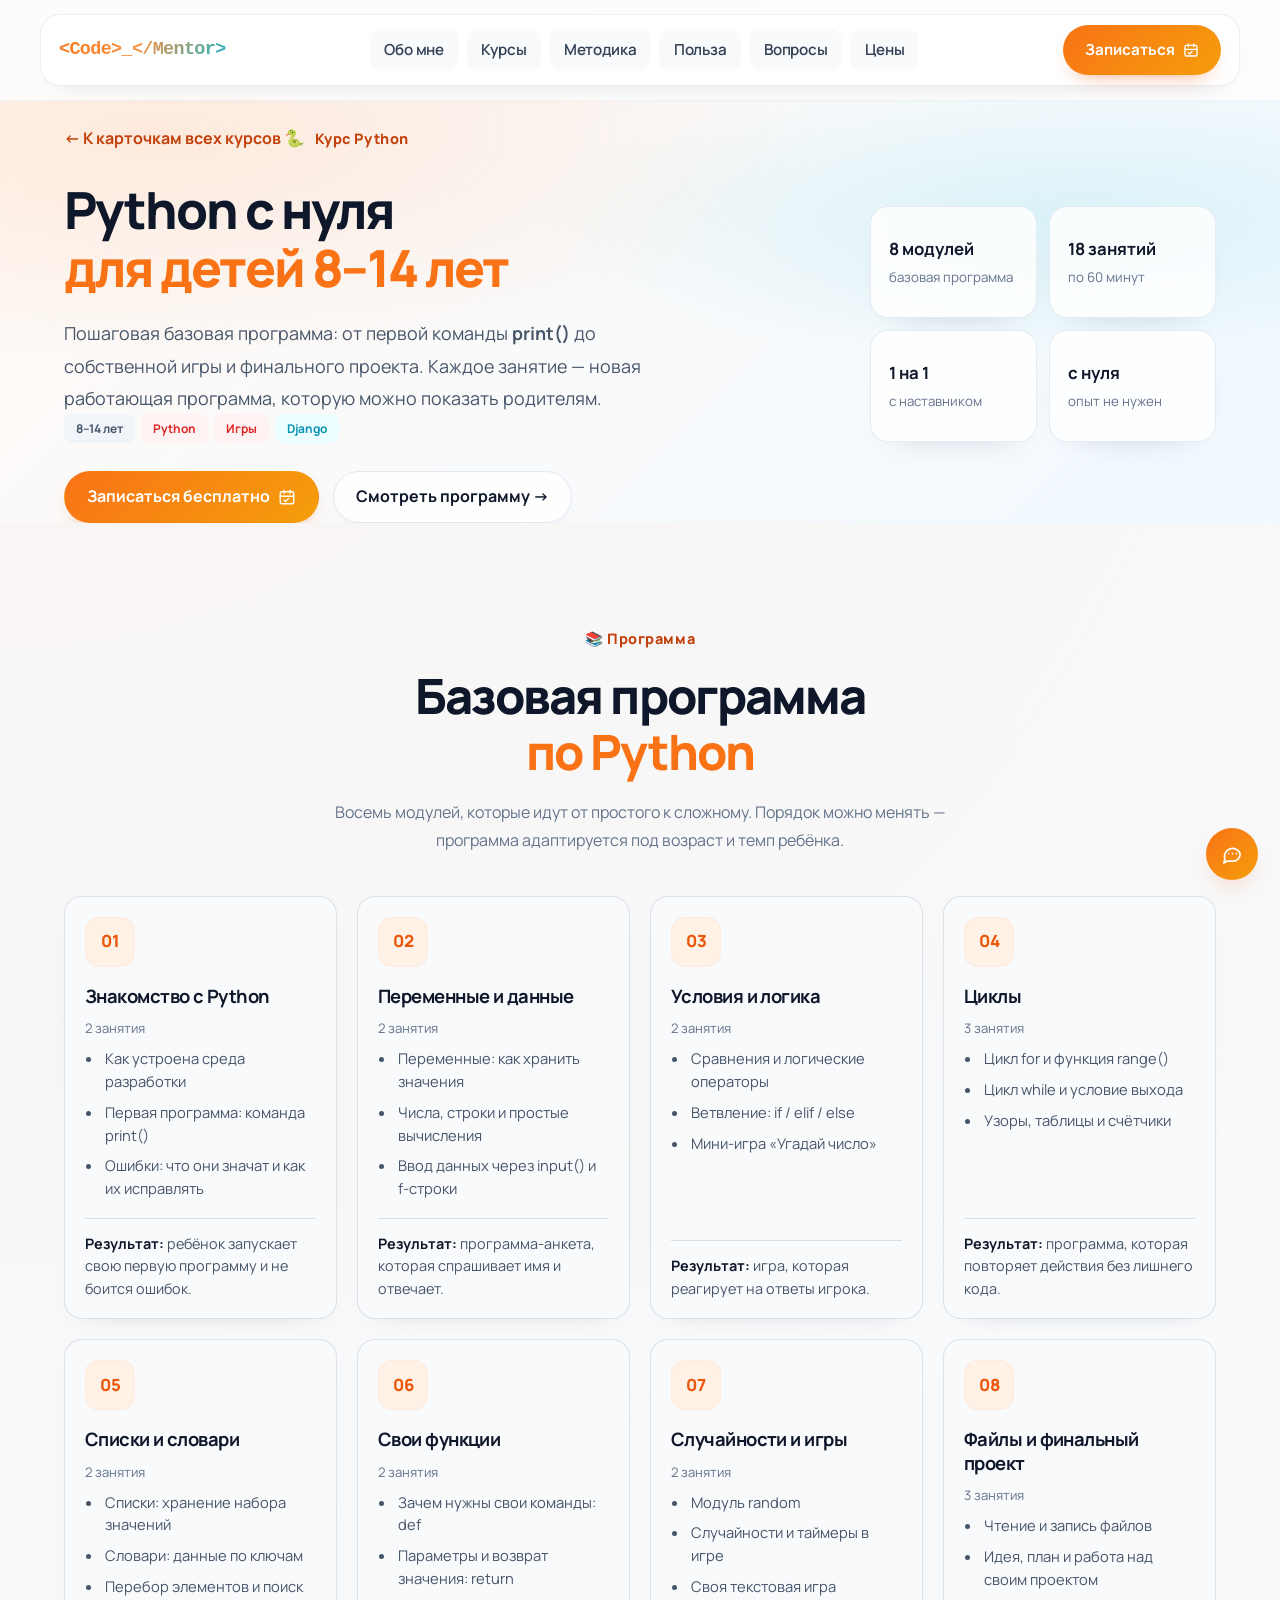
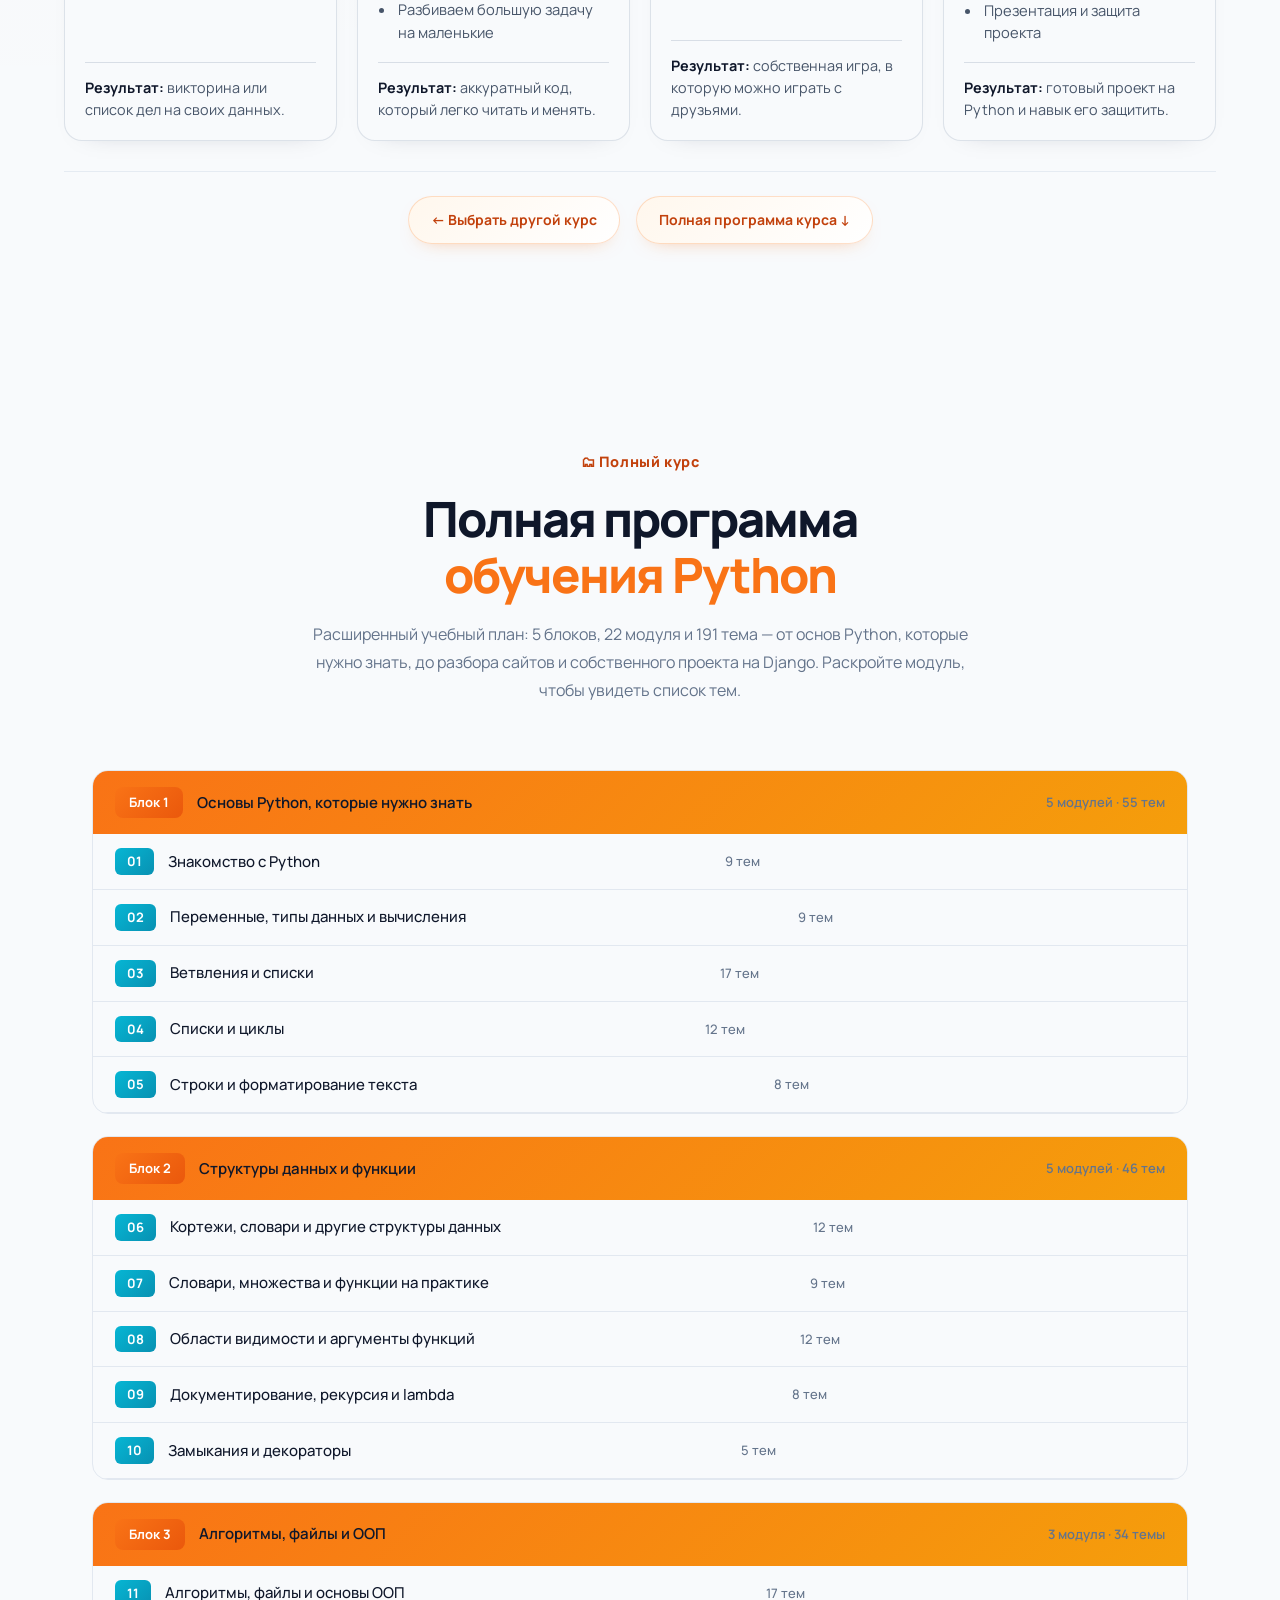
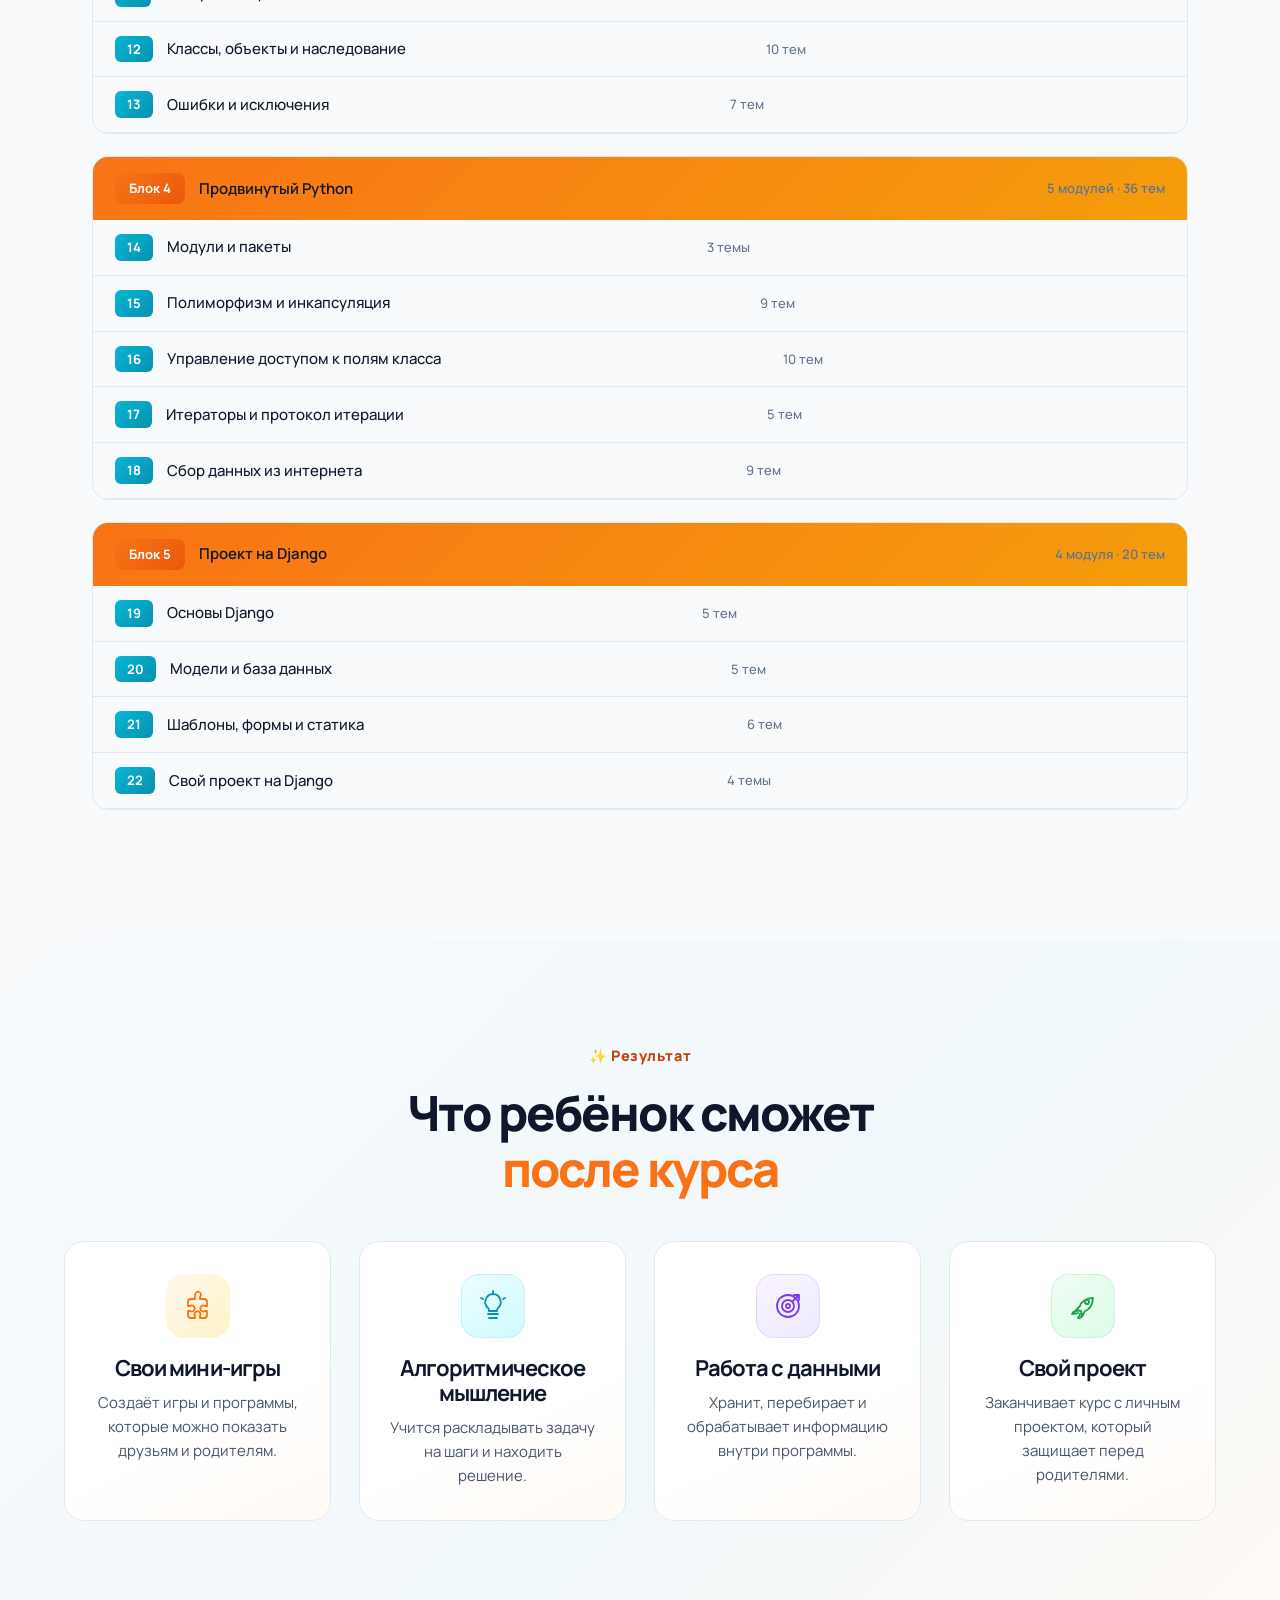
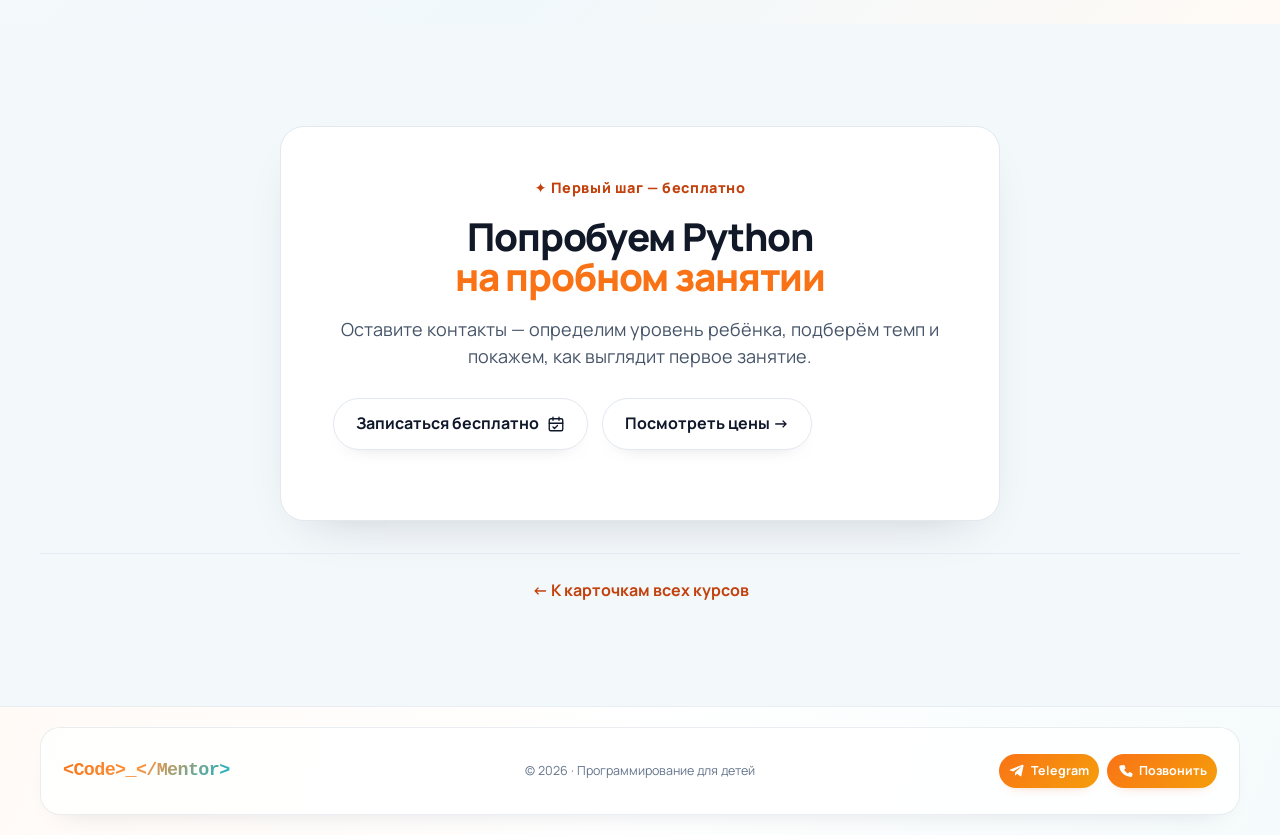
<file: python.html>
<!doctype html>
<html lang="ru">

<head>
  <meta charset="utf-8">
  <meta name="viewport" content="width=device-width, initial-scale=1">
  <meta name="description"
    content="Базовая программа курса Python для детей 8–14 лет: 8 модулей от первой команды print() до собственной игры и финального проекта.">
  <title>Курс Python для детей — базовая программа | Code Mentor</title>
  <link rel="preconnect" href="https://fonts.googleapis.com">
  <link rel="preconnect" href="https://fonts.gstatic.com" crossorigin>
  <link href="https://fonts.googleapis.com/css2?family=Manrope:wght@400;500;600;700;800&display=swap" rel="stylesheet">
  <link rel="stylesheet" href="styles.css?v=20261106-100">
</head>

<body>
  <header class="header">
    <div class="container nav">
<a class="logo" href="index.html#home"><span class="logo-mark">&lt;Code&gt;_&lt;/Mentor&gt;</span></a>
      <nav>
        <a href="index.html#about">Обо мне</a>
        <a href="index.html#courses">Курсы</a>
        <a href="index.html#method">Методика</a>
        <a href="index.html#benefits">Польза</a>
        <a href="index.html#faq">Вопросы</a>
        <a href="index.html#prices">Цены</a>
      </nav>
      <a class="nav-button" href="index.html#signup">Записаться
        <svg class="nav-button-icon" viewBox="0 0 24 24" fill="none" aria-hidden="true">
          <rect x="3" y="5" width="18" height="16" rx="2" />
          <path d="M16 3v4M8 3v4M3 11h18M8 16l2 2 4-4" />
        </svg>
      </a>
    </div>
  </header>

  <main>
    <section class="hero course-hero" id="python">
      <div class="container">
        <div class="course-intro">
          <a class="back-link" href="index.html#courses">← К карточкам всех курсов</a>
          <div class="eyebrow"><span class="eyebrow-icon" aria-hidden="true">🐍</span> Курс Python</div>
          <h1>Python с нуля<br><span>для детей 8–14 лет</span></h1>
          <p class="hero-text">Пошаговая базовая программа: от первой команды <b>print()</b> до собственной игры и
            финального проекта. Каждое занятие — новая работающая программа, которую можно показать родителям.</p>
          <div class="tech-icons" aria-label="Технологии курса">
            <span class="tech age">8–14 лет</span>
            <span class="tech python">Python</span>
            <span class="tech html">Игры</span>
            <span class="tech django">Django</span>
          </div>
          <div class="actions">
            <a class="btn primary" href="index.html#signup">Записаться бесплатно
              <svg class="booking-button-icon" viewBox="0 0 24 24" fill="none" aria-hidden="true"><rect x="3" y="5" width="18" height="16" rx="2"/><path d="M16 3v4M8 3v4M3 11h18M8 16l2 2 4-4"/></svg>
            </a>
            <a class="btn white" href="#program">Смотреть программу →</a>
          </div>
        </div>

        <div class="course-facts">
          <div><b>8 модулей</b><small>базовая программа</small></div>
          <div><b>18 занятий</b><small>по 60 минут</small></div>
          <div><b>1 на 1</b><small>с наставником</small></div>
          <div><b>с нуля</b><small>опыт не нужен</small></div>
        </div>
      </div>
    </section>

    <section class="section" id="program">
      <div class="container">
        <div class="center">
          <div class="eyebrow">📚 Программа</div>
          <h2>Базовая программа<br><span>по Python</span></h2>
          <p class="muted">Восемь модулей, которые идут от простого к сложному. Порядок можно менять — программа
            адаптируется под возраст и темп ребёнка.</p>
        </div>

        <div class="program-grid">
          <article class="program-card">
            <div class="number">01</div>
            <h3>Знакомство с Python</h3>
            <span class="module-meta">2 занятия</span>
            <ul>
              <li>Как устроена среда разработки</li>
              <li>Первая программа: команда print()</li>
              <li>Ошибки: что они значат и как их исправлять</li>
            </ul>
            <p class="program-result"><b>Результат:</b> ребёнок запускает свою первую программу и не боится ошибок.</p>
          </article>

          <article class="program-card">
            <div class="number">02</div>
            <h3>Переменные и данные</h3>
            <span class="module-meta">2 занятия</span>
            <ul>
              <li>Переменные: как хранить значения</li>
              <li>Числа, строки и простые вычисления</li>
              <li>Ввод данных через input() и f-строки</li>
            </ul>
            <p class="program-result"><b>Результат:</b> программа-анкета, которая спрашивает имя и отвечает.</p>
          </article>

          <article class="program-card">
            <div class="number">03</div>
            <h3>Условия и логика</h3>
            <span class="module-meta">2 занятия</span>
            <ul>
              <li>Сравнения и логические операторы</li>
              <li>Ветвление: if / elif / else</li>
              <li>Мини-игра «Угадай число»</li>
            </ul>
            <p class="program-result"><b>Результат:</b> игра, которая реагирует на ответы игрока.</p>
          </article>

          <article class="program-card">
            <div class="number">04</div>
            <h3>Циклы</h3>
            <span class="module-meta">3 занятия</span>
            <ul>
              <li>Цикл for и функция range()</li>
              <li>Цикл while и условие выхода</li>
              <li>Узоры, таблицы и счётчики</li>
            </ul>
            <p class="program-result"><b>Результат:</b> программа, которая повторяет действия без лишнего кода.</p>
          </article>

          <article class="program-card">
            <div class="number">05</div>
            <h3>Списки и словари</h3>
            <span class="module-meta">2 занятия</span>
            <ul>
              <li>Списки: хранение набора значений</li>
              <li>Словари: данные по ключам</li>
              <li>Перебор элементов и поиск</li>
            </ul>
            <p class="program-result"><b>Результат:</b> викторина или список дел на своих данных.</p>
          </article>

          <article class="program-card">
            <div class="number">06</div>
            <h3>Свои функции</h3>
            <span class="module-meta">2 занятия</span>
            <ul>
              <li>Зачем нужны свои команды: def</li>
              <li>Параметры и возврат значения: return</li>
              <li>Разбиваем большую задачу на маленькие</li>
            </ul>
            <p class="program-result"><b>Результат:</b> аккуратный код, который легко читать и менять.</p>
          </article>

          <article class="program-card">
            <div class="number">07</div>
            <h3>Случайности и игры</h3>
            <span class="module-meta">2 занятия</span>
            <ul>
              <li>Модуль random</li>
              <li>Случайности и таймеры в игре</li>
              <li>Своя текстовая игра</li>
            </ul>
            <p class="program-result"><b>Результат:</b> собственная игра, в которую можно играть с друзьями.</p>
          </article>

          <article class="program-card">
            <div class="number">08</div>
            <h3>Файлы и финальный проект</h3>
            <span class="module-meta">3 занятия</span>
            <ul>
              <li>Чтение и запись файлов</li>
              <li>Идея, план и работа над своим проектом</li>
              <li>Презентация и защита проекта</li>
            </ul>
            <p class="program-result"><b>Результат:</b> готовый проект на Python и навык его защитить.</p>
          </article>
        </div>

        <div class="course-program-actions">
          <a class="btn white" href="index.html#courses">← Выбрать другой курс</a>
          <a class="btn white" href="#full-program">Полная программа курса ↓</a>
        </div>
      </div>
    </section>

    <section class="section" id="full-program">
      <div class="container">
        <div class="center">
          <div class="eyebrow">🗂 Полный курс</div>
          <h2>Полная программа<br><span>обучения Python</span></h2>
          <p class="muted">Расширенный учебный план: 5 блоков, 22 модуля и 191 тема — от основ Python,
            которые нужно знать, до разбора сайтов и собственного проекта на Django. Раскройте модуль,
            чтобы увидеть список тем.</p>
        </div>

          <div class="syllabus">
            <div class="syllabus-block">
              <div class="syllabus-block-head">
                <span class="syllabus-block-num">Блок 1</span>
                <span class="syllabus-block-title">Основы Python, которые нужно знать</span>
                <span class="syllabus-block-count">5 модулей · 55 тем</span>
              </div>
              <details class="syllabus-item">
                <summary>
                  <span class="syllabus-num">01</span>
                  <span class="syllabus-title">Знакомство с Python</span>
                  <span class="syllabus-count">9 тем</span>
                  <span class="syllabus-arrow" aria-hidden="true"></span>
                </summary>
                <ul class="syllabus-topics">
                  <li>Что такое Python и где он применяется</li>
                  <li>Как убедиться, что интерпретатор уже установлен</li>
                  <li>Сильные и слабые стороны языка</li>
                  <li>Первая программа и запуск кода</li>
                  <li>Встроенная среда IDLE</li>
                  <li>Виртуальное окружение проекта</li>
                  <li>Редакторы кода: PyCharm</li>
                  <li>Контроль версий с помощью Git</li>
                  <li>Дополнительные материалы</li>
                </ul>
              </details>
              <details class="syllabus-item">
                <summary>
                  <span class="syllabus-num">02</span>
                  <span class="syllabus-title">Переменные, типы данных и вычисления</span>
                  <span class="syllabus-count">9 тем</span>
                  <span class="syllabus-arrow" aria-hidden="true"></span>
                </summary>
                <ul class="syllabus-topics">
                  <li>Переменные и присваивание значений</li>
                  <li>Основные типы данных</li>
                  <li>Системы счисления</li>
                  <li>Работа с целыми числами</li>
                  <li>Работа с дробными числами</li>
                  <li>Арифметические операции</li>
                  <li>Модуль math</li>
                  <li>Чтение данных с клавиатуры</li>
                  <li>Дополнительные материалы</li>
                </ul>
              </details>
              <details class="syllabus-item">
                <summary>
                  <span class="syllabus-num">03</span>
                  <span class="syllabus-title">Ветвления и списки</span>
                  <span class="syllabus-count">17 тем</span>
                  <span class="syllabus-arrow" aria-hidden="true"></span>
                </summary>
                <ul class="syllabus-topics">
                  <li>Операторы сравнения</li>
                  <li>Условная конструкция if</li>
                  <li>Ветка else</li>
                  <li>Вложенные условия</li>
                  <li>Множественный выбор</li>
                  <li>Логические операторы</li>
                  <li>Тернарная запись условия</li>
                  <li>Знакомство со списками</li>
                  <li>Обращение к элементам списка</li>
                  <li>Добавление элементов</li>
                  <li>Удаление элементов</li>
                  <li>Проверка наличия элемента</li>
                  <li>Длина списка</li>
                  <li>Сложение списков</li>
                  <li>Умножение списка на число</li>
                  <li>Срезы списков</li>
                  <li>Дополнительные материалы</li>
                </ul>
              </details>
              <details class="syllabus-item">
                <summary>
                  <span class="syllabus-num">04</span>
                  <span class="syllabus-title">Списки и циклы</span>
                  <span class="syllabus-count">12 тем</span>
                  <span class="syllabus-arrow" aria-hidden="true"></span>
                </summary>
                <ul class="syllabus-topics">
                  <li>Списки: повторение и новые приёмы</li>
                  <li>Присваивание значений срезам</li>
                  <li>Полезные методы списков</li>
                  <li>Встроенные функции min, max, all, any</li>
                  <li>Зачем нужны циклы</li>
                  <li>Цикл while</li>
                  <li>Дополнительные параметры print</li>
                  <li>Цикл for</li>
                  <li>Функция enumerate()</li>
                  <li>Функция range()</li>
                  <li>Модуль random</li>
                  <li>Дополнительные материалы</li>
                </ul>
              </details>
              <details class="syllabus-item">
                <summary>
                  <span class="syllabus-num">05</span>
                  <span class="syllabus-title">Строки и форматирование текста</span>
                  <span class="syllabus-count">8 тем</span>
                  <span class="syllabus-arrow" aria-hidden="true"></span>
                </summary>
                <ul class="syllabus-topics">
                  <li>Строка как последовательность символов</li>
                  <li>Что общего у строк со списками</li>
                  <li>Собственные методы строк</li>
                  <li>Форматирование текста</li>
                  <li>Метод format()</li>
                  <li>f-строки</li>
                  <li>Кодировки ASCII и UTF-8</li>
                  <li>Дополнительные материалы</li>
                </ul>
              </details>
            </div>
            <div class="syllabus-block">
              <div class="syllabus-block-head">
                <span class="syllabus-block-num">Блок 2</span>
                <span class="syllabus-block-title">Структуры данных и функции</span>
                <span class="syllabus-block-count">5 модулей · 46 тем</span>
              </div>
              <details class="syllabus-item">
                <summary>
                  <span class="syllabus-num">06</span>
                  <span class="syllabus-title">Кортежи, словари и другие структуры данных</span>
                  <span class="syllabus-count">12 тем</span>
                  <span class="syllabus-arrow" aria-hidden="true"></span>
                </summary>
                <ul class="syllabus-topics">
                  <li>Работа с байтами</li>
                  <li>Кортежи</li>
                  <li>Словари: первый взгляд</li>
                  <li>Какие значения подходят на роль ключа</li>
                  <li>Хешируемые типы данных</li>
                  <li>Вложенные структуры</li>
                  <li>Методы словарей</li>
                  <li>Дополнительные типы из модуля collections</li>
                  <li>OrderedDict</li>
                  <li>defaultdict</li>
                  <li>namedtuple</li>
                  <li>Дополнительные материалы</li>
                </ul>
              </details>
              <details class="syllabus-item">
                <summary>
                  <span class="syllabus-num">07</span>
                  <span class="syllabus-title">Словари, множества и функции на практике</span>
                  <span class="syllabus-count">9 тем</span>
                  <span class="syllabus-arrow" aria-hidden="true"></span>
                </summary>
                <ul class="syllabus-topics">
                  <li>Словари на практике</li>
                  <li>OrderedDict</li>
                  <li>Именованные кортежи</li>
                  <li>Операции над множествами</li>
                  <li>Множество set</li>
                  <li>Сравнение множеств</li>
                  <li>Неизменяемое множество frozenset</li>
                  <li>Функции: первый подход</li>
                  <li>Дополнительные материалы</li>
                </ul>
              </details>
              <details class="syllabus-item">
                <summary>
                  <span class="syllabus-num">08</span>
                  <span class="syllabus-title">Области видимости и аргументы функций</span>
                  <span class="syllabus-count">12 тем</span>
                  <span class="syllabus-arrow" aria-hidden="true"></span>
                </summary>
                <ul class="syllabus-topics">
                  <li>Локальные и глобальные переменные</li>
                  <li>Как передаются аргументы</li>
                  <li>Правило поиска имён LEGB</li>
                  <li>Именованные параметры</li>
                  <li>Значения по умолчанию</li>
                  <li>Переменное число позиционных аргументов</li>
                  <li>Переменное число именованных аргументов</li>
                  <li>Нюансы работы с аргументами</li>
                  <li>Распаковка кортежа в аргументы</li>
                  <li>Распаковка словаря в аргументы</li>
                  <li>Особенности использования функций</li>
                  <li>Дополнительные материалы</li>
                </ul>
              </details>
              <details class="syllabus-item">
                <summary>
                  <span class="syllabus-num">09</span>
                  <span class="syllabus-title">Документирование, рекурсия и lambda</span>
                  <span class="syllabus-count">8 тем</span>
                  <span class="syllabus-arrow" aria-hidden="true"></span>
                </summary>
                <ul class="syllabus-topics">
                  <li>Функция как аргумент другой функции</li>
                  <li>Документирование кода</li>
                  <li>Аннотации типов</li>
                  <li>Рекурсия: основные идеи</li>
                  <li>Анонимные функции lambda</li>
                  <li>Функции map, filter, zip</li>
                  <li>Генераторы и yield</li>
                  <li>Дополнительные материалы</li>
                </ul>
              </details>
              <details class="syllabus-item">
                <summary>
                  <span class="syllabus-num">10</span>
                  <span class="syllabus-title">Замыкания и декораторы</span>
                  <span class="syllabus-count">5 тем</span>
                  <span class="syllabus-arrow" aria-hidden="true"></span>
                </summary>
                <ul class="syllabus-topics">
                  <li>Замыкания</li>
                  <li>Декоратор без параметров</li>
                  <li>Декоратор с параметрами</li>
                  <li>Полезные приёмы и рекомендации</li>
                  <li>Дополнительные материалы</li>
                </ul>
              </details>
            </div>
            <div class="syllabus-block">
              <div class="syllabus-block-head">
                <span class="syllabus-block-num">Блок 3</span>
                <span class="syllabus-block-title">Алгоритмы, файлы и ООП</span>
                <span class="syllabus-block-count">3 модуля · 34 темы</span>
              </div>
              <details class="syllabus-item">
                <summary>
                  <span class="syllabus-num">11</span>
                  <span class="syllabus-title">Алгоритмы, файлы и основы ООП</span>
                  <span class="syllabus-count">17 тем</span>
                  <span class="syllabus-arrow" aria-hidden="true"></span>
                </summary>
                <ul class="syllabus-topics">
                  <li>Что такое алгоритм</li>
                  <li>Оценка сложности алгоритмов</li>
                  <li>Сортировка пузырьком</li>
                  <li>Линейный поиск</li>
                  <li>Бинарный поиск</li>
                  <li>Как выглядят разные сортировки</li>
                  <li>Файлы: основные понятия</li>
                  <li>Чтение и запись файлов</li>
                  <li>Менеджер контекста</li>
                  <li>Зачем нужно ООП</li>
                  <li>Принципы ООП</li>
                  <li>Полиморфизм</li>
                  <li>Инкапсуляция</li>
                  <li>Наследование</li>
                  <li>Абстракция</li>
                  <li>Классы и объекты</li>
                  <li>Дополнительные материалы</li>
                </ul>
              </details>
              <details class="syllabus-item">
                <summary>
                  <span class="syllabus-num">12</span>
                  <span class="syllabus-title">Классы, объекты и наследование</span>
                  <span class="syllabus-count">10 тем</span>
                  <span class="syllabus-arrow" aria-hidden="true"></span>
                </summary>
                <ul class="syllabus-topics">
                  <li>Класс и объект</li>
                  <li>Создание собственного класса</li>
                  <li>Атрибуты класса и экземпляра</li>
                  <li>Методы экземпляра</li>
                  <li>Изменение класса на ходу</li>
                  <li>Статические методы и методы класса</li>
                  <li>Конструирование объектов</li>
                  <li>Наследование</li>
                  <li>Ромбовидное наследование</li>
                  <li>Дополнительные материалы</li>
                </ul>
              </details>
              <details class="syllabus-item">
                <summary>
                  <span class="syllabus-num">13</span>
                  <span class="syllabus-title">Ошибки и исключения</span>
                  <span class="syllabus-count">7 тем</span>
                  <span class="syllabus-arrow" aria-hidden="true"></span>
                </summary>
                <ul class="syllabus-topics">
                  <li>Синтаксические ошибки и исключения</li>
                  <li>Зачем нужна обработка исключений</li>
                  <li>Конструкция try — except — else — finally</li>
                  <li>Операторы assert и raise</li>
                  <li>Практика применения try</li>
                  <li>Собственные исключения</li>
                  <li>Дополнительные материалы</li>
                </ul>
              </details>
            </div>
            <div class="syllabus-block">
              <div class="syllabus-block-head">
                <span class="syllabus-block-num">Блок 4</span>
                <span class="syllabus-block-title">Продвинутый Python</span>
                <span class="syllabus-block-count">5 модулей · 36 тем</span>
              </div>
              <details class="syllabus-item">
                <summary>
                  <span class="syllabus-num">14</span>
                  <span class="syllabus-title">Модули и пакеты</span>
                  <span class="syllabus-count">3 темы</span>
                  <span class="syllabus-arrow" aria-hidden="true"></span>
                </summary>
                <ul class="syllabus-topics">
                  <li>Как устроен модуль</li>
                  <li>Создание пакетов</li>
                  <li>Импорт и подключение</li>
                </ul>
              </details>
              <details class="syllabus-item">
                <summary>
                  <span class="syllabus-num">15</span>
                  <span class="syllabus-title">Полиморфизм и инкапсуляция</span>
                  <span class="syllabus-count">9 тем</span>
                  <span class="syllabus-arrow" aria-hidden="true"></span>
                </summary>
                <ul class="syllabus-topics">
                  <li>Полиморфизм на практике</li>
                  <li>Перегрузка операторов</li>
                  <li>Перегрузка операторов сравнения</li>
                  <li>Инкапсуляция в действии</li>
                  <li>Три уровня доступа</li>
                  <li>Публичный уровень</li>
                  <li>Защищённый уровень</li>
                  <li>Приватный уровень</li>
                  <li>Дополнительные материалы</li>
                </ul>
              </details>
              <details class="syllabus-item">
                <summary>
                  <span class="syllabus-num">16</span>
                  <span class="syllabus-title">Управление доступом к полям класса</span>
                  <span class="syllabus-count">10 тем</span>
                  <span class="syllabus-arrow" aria-hidden="true"></span>
                </summary>
                <ul class="syllabus-topics">
                  <li>Работа с атрибутами объектов</li>
                  <li>Специальные методы для атрибутов</li>
                  <li>Метод __getattr__</li>
                  <li>Функции getattr() и hasattr()</li>
                  <li>Метод __getattribute__</li>
                  <li>Метод __setattr__ и функция setattr()</li>
                  <li>Метод __delattr__</li>
                  <li>Свойства property</li>
                  <li>Дескрипторы и методы доступа</li>
                  <li>Геттер, сеттер и делитер</li>
                </ul>
              </details>
              <details class="syllabus-item">
                <summary>
                  <span class="syllabus-num">17</span>
                  <span class="syllabus-title">Итераторы и протокол итерации</span>
                  <span class="syllabus-count">5 тем</span>
                  <span class="syllabus-arrow" aria-hidden="true"></span>
                </summary>
                <ul class="syllabus-topics">
                  <li>Что такое итератор</li>
                  <li>Объекты среза slice()</li>
                  <li>Итерация на практике</li>
                  <li>Как сделать класс итерируемым</li>
                  <li>Дополнительные материалы</li>
                </ul>
              </details>
              <details class="syllabus-item">
                <summary>
                  <span class="syllabus-num">18</span>
                  <span class="syllabus-title">Сбор данных из интернета</span>
                  <span class="syllabus-count">9 тем</span>
                  <span class="syllabus-arrow" aria-hidden="true"></span>
                </summary>
                <ul class="syllabus-topics">
                  <li>Что такое парсинг сайтов</li>
                  <li>Какие бывают сайты по способу генерации контента</li>
                  <li>Эмуляция браузера через selenium</li>
                  <li>Библиотека requests и интернет-запросы</li>
                  <li>Разбор HTML и XML через Beautiful Soup</li>
                  <li>Извлечение данных со страницы</li>
                  <li>Сохранение результатов в CSV</li>
                  <li>Хранение данных в базе SQLite</li>
                  <li>Дополнительные материалы</li>
                </ul>
              </details>
            </div>
            <div class="syllabus-block">
              <div class="syllabus-block-head">
                <span class="syllabus-block-num">Блок 5</span>
                <span class="syllabus-block-title">Проект на Django</span>
                <span class="syllabus-block-count">4 модуля · 20 тем</span>
              </div>
              <details class="syllabus-item">
                <summary>
                  <span class="syllabus-num">19</span>
                  <span class="syllabus-title">Основы Django</span>
                  <span class="syllabus-count">5 тем</span>
                  <span class="syllabus-arrow" aria-hidden="true"></span>
                </summary>
                <ul class="syllabus-topics">
                  <li>Что такое Django и зачем он нужен</li>
                  <li>Установка и структура проекта</li>
                  <li>Запуск сервера разработки</li>
                  <li>Маршрутизация запросов (URL)</li>
                  <li>Первое приложение</li>
                </ul>
              </details>
              <details class="syllabus-item">
                <summary>
                  <span class="syllabus-num">20</span>
                  <span class="syllabus-title">Модели и база данных</span>
                  <span class="syllabus-count">5 тем</span>
                  <span class="syllabus-arrow" aria-hidden="true"></span>
                </summary>
                <ul class="syllabus-topics">
                  <li>Что такое модель данных</li>
                  <li>Настройка базы данных</li>
                  <li>Миграции</li>
                  <li>Связи между моделями</li>
                  <li>Админ-панель Django</li>
                </ul>
              </details>
              <details class="syllabus-item">
                <summary>
                  <span class="syllabus-num">21</span>
                  <span class="syllabus-title">Шаблоны, формы и статика</span>
                  <span class="syllabus-count">6 тем</span>
                  <span class="syllabus-arrow" aria-hidden="true"></span>
                </summary>
                <ul class="syllabus-topics">
                  <li>Шаблоны и вывод данных</li>
                  <li>Наследование шаблонов</li>
                  <li>Формы и проверка данных</li>
                  <li>Пользователи и вход на сайт</li>
                  <li>Подключение стилей и изображений</li>
                  <li>Отправка писем</li>
                </ul>
              </details>
              <details class="syllabus-item">
                <summary>
                  <span class="syllabus-num">22</span>
                  <span class="syllabus-title">Свой проект на Django</span>
                  <span class="syllabus-count">4 темы</span>
                  <span class="syllabus-arrow" aria-hidden="true"></span>
                </summary>
                <ul class="syllabus-topics">
                  <li>Идея и план проекта</li>
                  <li>Разработка основных страниц</li>
                  <li>Тестирование и доработка</li>
                  <li>Защита проекта</li>
                </ul>
              </details>
            </div>
          </div>
      </div>
    </section>

    <section class="section lavender" id="skills">
      <div class="container">
        <div class="center">
          <div class="eyebrow">✨ Результат</div>
          <h2>Что ребёнок сможет<br><span>после курса</span></h2>
        </div>
        <div class="benefits">
          <div><span class="benefit-icon" aria-hidden="true">
              <svg viewBox="0 0 32 32">
                <path
                  d="M13 5a3 3 0 1 1 5 2v2h4a3 3 0 0 1 3 3v4h-2a3 3 0 1 0 0 5h2v4a3 3 0 0 1-3 3h-4v-2a3 3 0 1 0-5 0v2H9a3 3 0 0 1-3-3v-4h2a3 3 0 1 0 0-5H6v-4a3 3 0 0 1 3-3h4V5Z" />
              </svg>
            </span>
            <h3>Свои мини-игры</h3>
            <p>Создаёт игры и программы, которые можно показать друзьям и родителям.</p>
          </div>
          <div><span class="benefit-icon" aria-hidden="true">
              <svg viewBox="0 0 32 32">
                <path d="M11 24h10M12 28h8M16 4a8 8 0 0 0-5 14c1 .8 1 2 1 3h8c0-1 0-2.2 1-3a8 8 0 0 0-5-14Z" />
                <path d="M16 1v2M4 8l2 1M28 8l-2 1" />
              </svg>
            </span>
            <h3>Алгоритмическое мышление</h3>
            <p>Учится раскладывать задачу на шаги и находить решение.</p>
          </div>
          <div><span class="benefit-icon" aria-hidden="true">
              <svg viewBox="0 0 32 32">
                <circle cx="16" cy="16" r="11" />
                <circle cx="16" cy="16" r="6" />
                <circle cx="16" cy="16" r="2" />
                <path d="m21 11 6-6M22 5h5v5" />
              </svg>
            </span>
            <h3>Работа с данными</h3>
            <p>Хранит, перебирает и обрабатывает информацию внутри программы.</p>
          </div>
          <div><span class="benefit-icon" aria-hidden="true">
              <svg viewBox="0 0 32 32">
                <path d="M18 21c4-1 8-6 8-13-7 0-12 4-13 8l-4 4 5 1 1 5 3-5Z" />
                <circle cx="20" cy="12" r="2" />
                <path d="M10 21c-2 0-4 1-5 3 2 0 4 0 6-1M13 24c0 2-1 3-2 4 2 0 4-1 5-3" />
              </svg>
            </span>
            <h3>Свой проект</h3>
            <p>Заканчивает курс с личным проектом, который защищает перед родителями.</p>
          </div>
        </div>
      </div>
    </section>

    <section class="section signup" id="cta">
      <div class="container signup-card">
        <div>
          <div class="eyebrow light">✦ Первый шаг — бесплатно</div>
          <h2>Попробуем Python<br><span>на пробном занятии</span></h2>
          <p>Оставите контакты — определим уровень ребёнка, подберём темп и покажем, как выглядит первое занятие.</p>
        </div>
        <div class="actions">
          <a class="btn white" href="index.html#signup">Записаться бесплатно
            <svg class="booking-button-icon" viewBox="0 0 24 24" fill="none" aria-hidden="true"><rect x="3" y="5" width="18" height="16" rx="2"/><path d="M16 3v4M8 3v4M3 11h18M8 16l2 2 4-4"/></svg>
          </a>
          <a class="btn white" href="index.html#prices">Посмотреть цены →</a>
        </div>
      </div>
      <div class="container back-row">
        <a class="back-link" href="index.html#courses">← К карточкам всех курсов</a>
      </div>
    </section>
  </main>

  <footer>
    <div class="container footer-inner">
      <a class="logo" href="index.html#home"><span class="logo-mark">&lt;Code&gt;_&lt;/Mentor&gt;</span></a>
      <span>© 2026 · Программирование для детей</span>
      <div class="support-contacts-list footer-contacts" aria-label="Контакты">
        <a class="footer-contact-link" href="https://t.me/codementor_brest_bot?start=site" target="_blank" rel="noopener" aria-label="Открыть Telegram-бот @codementor_brest_bot">
          <svg viewBox="0 0 24 24" aria-hidden="true"><path d="M21.8 4.2 18.6 19c-.24 1.05-.86 1.3-1.73.8l-4.77-3.52-2.3 2.22c-.25.25-.46.46-.94.46l.34-4.86 8.86-8c.39-.35-.09-.55-.6-.2L6.5 12.84l-4.63-1.45c-1.01-.32-1.03-1 .21-1.49L20.2 2.7c.9-.33 1.68.22 1.6 1.5Z"/></svg>
          <span>Telegram</span>
        </a>
        <a class="footer-contact-link" href="tel:+375339958966" aria-label="Позвонить по номеру +375 33 995-89-66">
          <svg viewBox="0 0 24 24" aria-hidden="true"><path d="M7.1 3.5 10 3c.7-.1 1.4.3 1.6 1l1.1 3.2c.2.6 0 1.3-.5 1.7l-1.7 1.3a15.1 15.1 0 0 0 3.3 3.8 15.4 15.4 0 0 0 2.7 1.9l1.4-1.7c.4-.5 1.1-.7 1.7-.4l3 1.5c.6.3.9 1 .7 1.7l-.7 2.8c-.2.7-.8 1.2-1.6 1.2C11.3 20.7 3.2 12.4 3.6 5c0-.7.7-1.3 1.4-1.4l2.1-.1Z"/></svg>
          <span>Позвонить</span>
        </a>
      </div>
    </div>
  </footer>

  <div class="support-widget" id="supportWidget" data-endpoint="https://proud-surf-8913.sergiyteslenkodeveloper.workers.dev">
    <div class="support-panel" id="supportPanel">
      <div class="support-header">
        <div class="support-header-avatar">&lt;/&gt;</div>
        <div class="support-header-info">
          <div class="support-header-title">Поддержка</div>
          <div class="support-header-brand"><span>&lt;Code&gt;_</span><span>&lt;/Mentor&gt;</span></div>
          <div class="support-header-status"><span class="support-header-dot"></span><span>Онлайн</span></div>
        </div>
        <button class="support-header-close" type="button" id="supportClose" aria-label="Свернуть">
          <svg width="18" height="18" viewBox="0 0 18 18" fill="currentColor"><path d="M4.5 7.5L9 12l4.5-4.5" stroke="currentColor" stroke-width="1.5" stroke-linecap="round" stroke-linejoin="round" fill="none"/></svg>
        </button>
      </div>
      <div class="support-tabs" role="tablist">
        <button class="support-tab active" id="supportChatTab" type="button" data-tab="chat" role="tab" aria-selected="true" aria-controls="supportChatPane">
          <svg viewBox="0 0 24 24" fill="currentColor"><path d="M9.78 18.65l.28-4.23 7.68-6.92c.34-.31-.07-.46-.52-.19L7.74 13.3 3.64 12c-.88-.28-.89-.88.2-1.3l15.97-6.16c.73-.33 1.43.18 1.15 1.3l-2.72 12.81c-.19.91-.74 1.13-1.5.71L12.6 16.3l-1.99 1.93c-.23.23-.42.42-.83.42z"/></svg>
          Написать
        </button>
      </div>
      <div class="support-panes">
        <div class="support-pane active" id="supportChatPane" data-pane="chat" role="tabpanel" aria-labelledby="supportChatTab">
          <div class="support-contacts">
            <div class="support-contacts-head">
              <span class="support-contacts-kicker">Я на связи</span>
              <div class="support-contacts-title">Давайте обсудим<br><span>занятия</span></div>
              <p class="support-contacts-text">Напишите сообщение здесь или выберите удобный способ связи ниже.</p>
            </div>
            <div class="support-chat-body">
              <div class="support-thread" id="supportThread" role="log" aria-live="polite" aria-relevant="additions">
                <div class="support-message support-message-mentor">
                  <span class="support-message-avatar" aria-hidden="true">&lt;/&gt;</span>
                  <div class="support-message-bubble">
                    <div class="support-message-content">Здравствуйте! Напишите вопрос — он придёт наставнику в Telegram. Ответ появится здесь.</div>
                    <time class="support-message-time">Поддержка</time>
                  </div>
                </div>
              </div>
              <form class="support-composer" id="supportChatForm">
                <div class="support-composer-row">
                  <label class="support-composer-field">
                    <span class="sr-only">Ваше сообщение</span>
                    <input class="support-composer-input" id="supportChatInput" name="message" maxlength="1500" placeholder="Напишите сообщение…" required autocomplete="off">
                  </label>
                  <button class="support-composer-send" type="submit" aria-label="Отправить сообщение">
                    <svg viewBox="0 0 24 24"><path d="M2.4 11.2 21 3.4l-7.8 18.2-2.7-7.1-8.1-3.3Zm8.1 3.3 5.2-5.2"/></svg>
                  </button>
                </div>
                <span class="support-composer-status" id="supportChatStatus" role="status" aria-live="polite"></span>
              </form>
              <small class="support-composer-hint">Не отправляйте пароли или платёжные данные.</small>
            </div>
          </div>
        </div>
      </div>
    </div>
    <button class="support-corner-toggle" type="button" id="supportCornerToggle" aria-label="Открыть поддержку" aria-expanded="false" aria-controls="supportPanel">
      <svg viewBox="0 0 24 24" aria-hidden="true"><path d="M20 11.5a7.5 7.5 0 0 1-7.5 7.5H6l-3 2 1-4.2A7.5 7.5 0 1 1 20 11.5Z"/><path d="M8 11h.01M12 11h.01M16 11h.01"/></svg>
    </button>
  </div>
  <script>
    document.addEventListener('DOMContentLoaded', function () {
      var widget = document.getElementById('supportWidget');
      var toggle = document.getElementById('supportToggle');
      var cornerToggle = document.getElementById('supportCornerToggle');
      var panel = document.getElementById('supportPanel');
      var closeBtn = document.getElementById('supportClose');
      var tabs = document.querySelectorAll('.support-tab[data-tab]');
      var panes = document.querySelectorAll('.support-pane');
      if (!widget || !panel) return;
      var toggles = [toggle, cornerToggle].filter(Boolean);
      if (!toggles.length) return;
      function syncToggleState(isOpen) {
        toggles.forEach(function(button) {
          button.setAttribute('aria-expanded', isOpen ? 'true' : 'false');
          button.setAttribute('aria-label', isOpen ? 'Закрыть поддержку' : 'Открыть поддержку');
        });
      }
      function openWidget(){ widget.classList.add('open'); syncToggleState(true); }
      function closeWidget(){ widget.classList.remove('open'); syncToggleState(false); }
      toggles.forEach(function(button) {
        button.addEventListener('click', function(){ widget.classList.contains('open') ? closeWidget() : openWidget(); });
      });
      if (closeBtn) closeBtn.addEventListener('click', closeWidget);
      document.addEventListener('keydown', function(e){ if (e.key === 'Escape') closeWidget(); });
      tabs.forEach(function(tab){
        tab.addEventListener('click', function(){
          var target = tab.dataset.tab;
          tabs.forEach(function(t){ t.classList.toggle('active', t === tab); t.setAttribute('aria-selected', t === tab ? 'true' : 'false'); });
          panes.forEach(function(p){ p.classList.toggle('active', p.dataset.pane === target); });
        });
      });
    });
  </script>
  <script src="script.js?v=20261106-17"></script>
  </body>

</html>
</file>
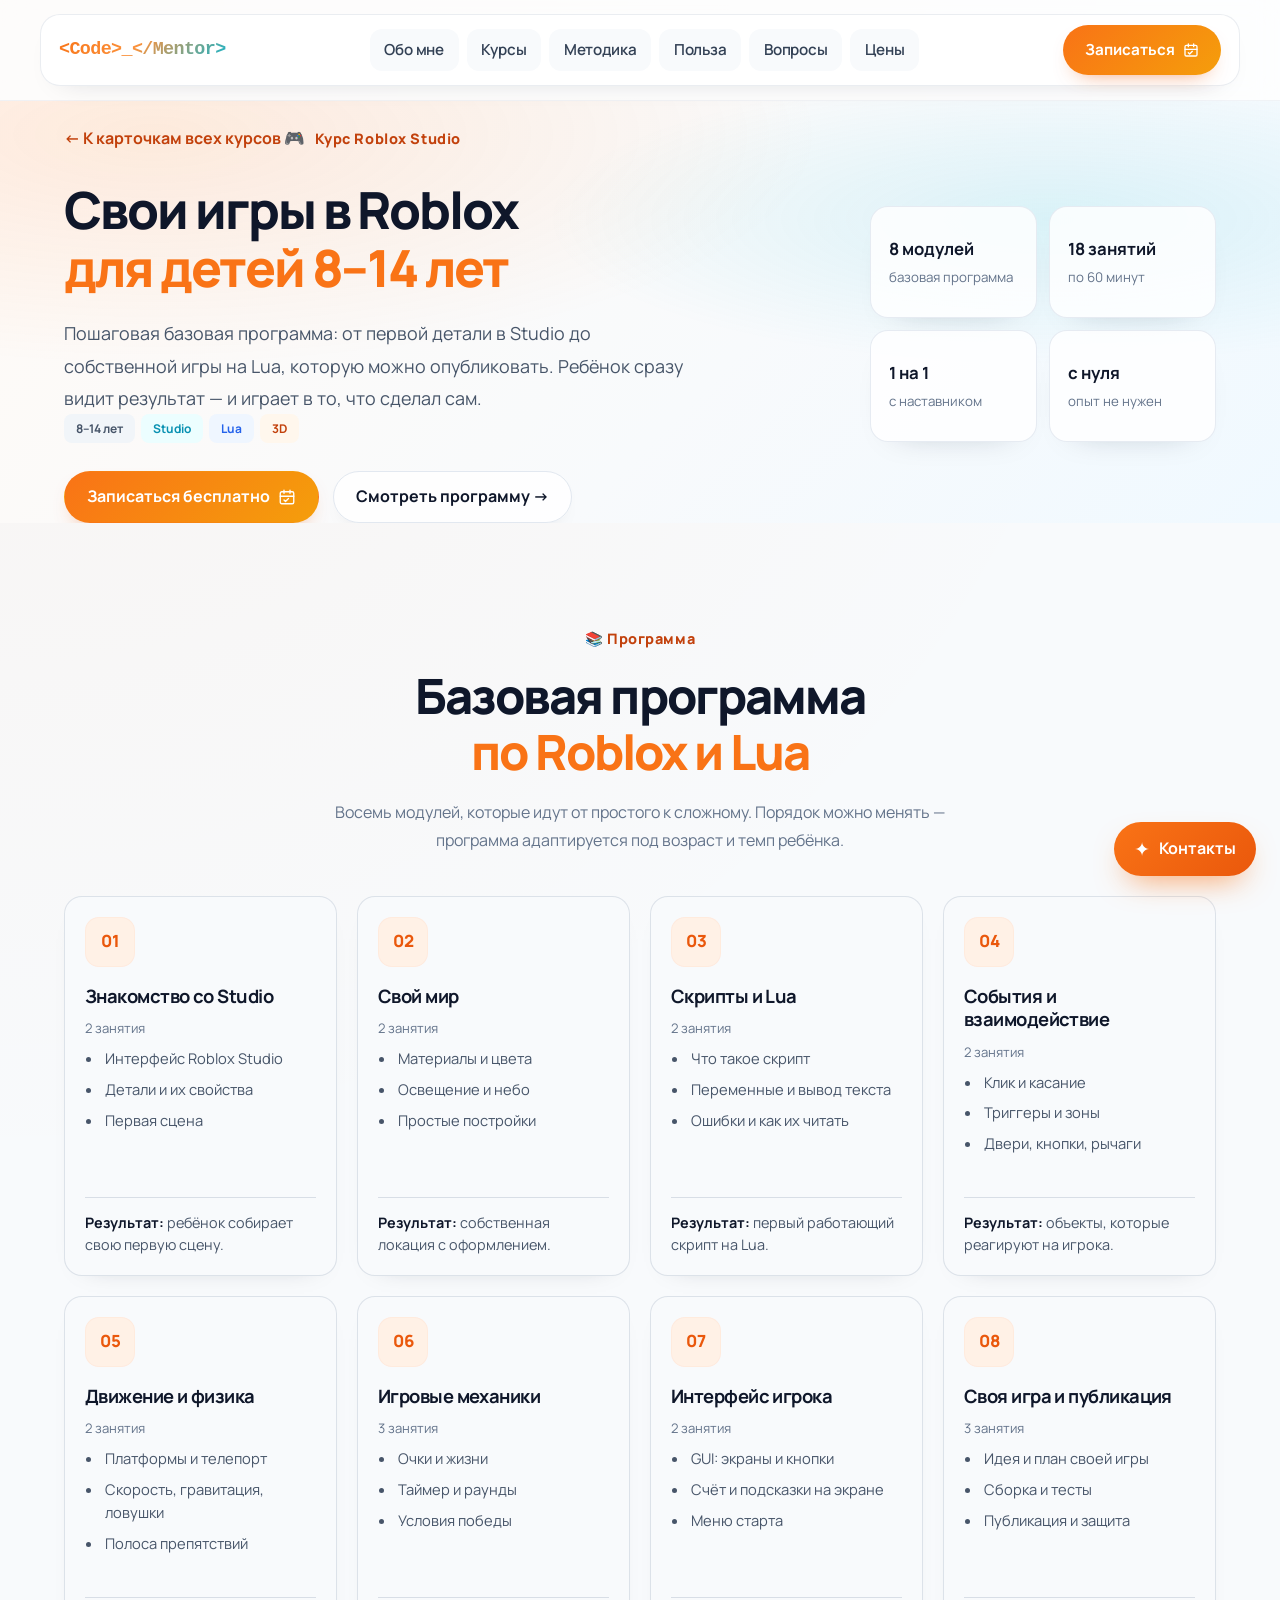
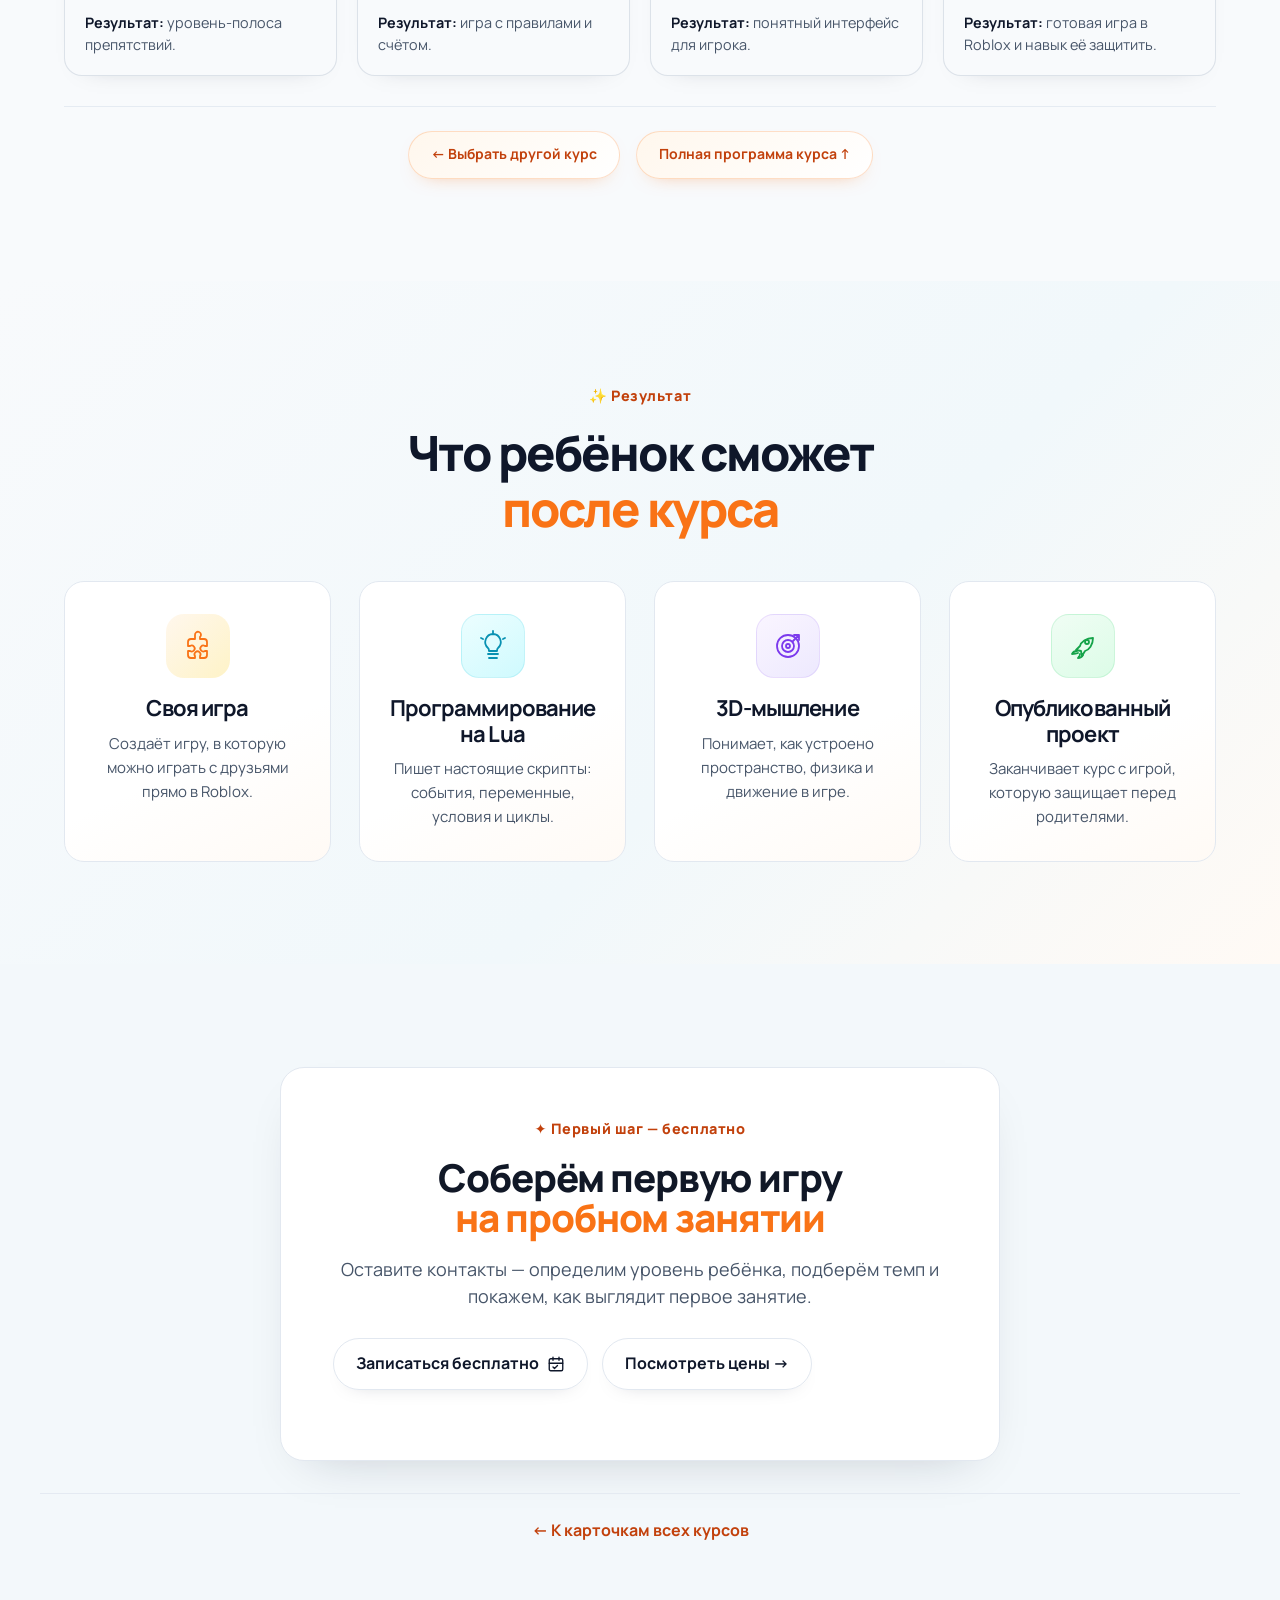
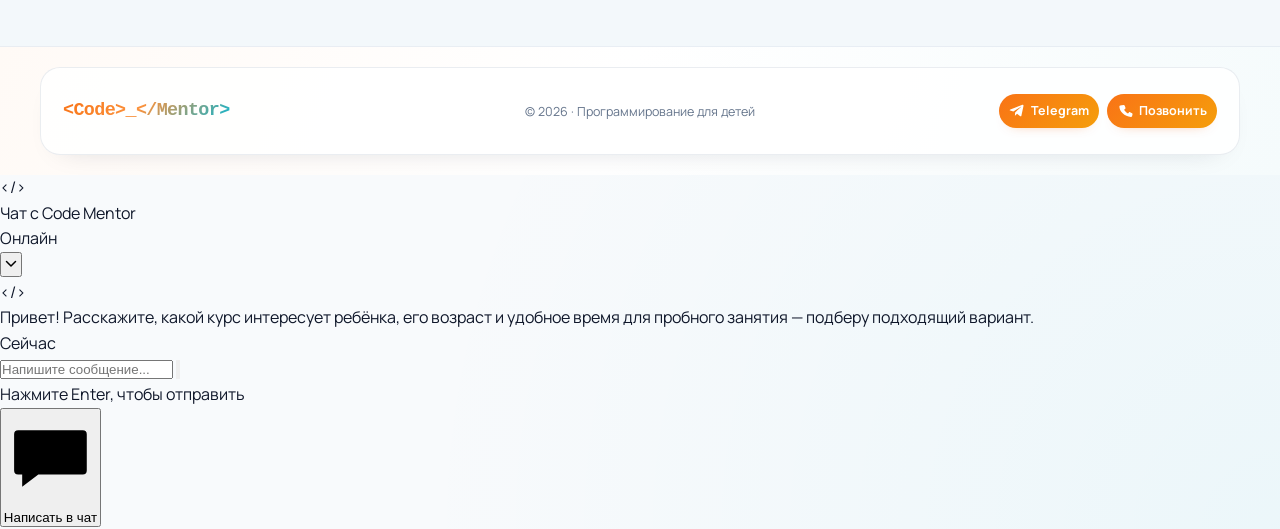
<file: roblox.html>
<!doctype html>
<html lang="ru">

<head>
  <meta charset="utf-8">
  <meta name="viewport" content="width=device-width, initial-scale=1">
  <meta name="description"
    content="Базовая программа курса Roblox Studio для детей 8–14 лет: 8 модулей от первой детали в Studio до собственной игры на Lua, которую можно опубликовать.">
  <title>Курс Roblox Studio для детей — базовая программа | Code Mentor</title>
  <link rel="preconnect" href="https://fonts.googleapis.com">
  <link rel="preconnect" href="https://fonts.gstatic.com" crossorigin>
  <link href="https://fonts.googleapis.com/css2?family=Manrope:wght@400;500;600;700;800&display=swap" rel="stylesheet">
  <link rel="stylesheet" href="styles.css?v=20261106-34">
</head>

<body>
  <header class="header">
    <div class="container nav">
<a class="logo" href="index.html#home"><span class="logo-mark">&lt;Code&gt;_&lt;/Mentor&gt;</span></a>
      <nav>
        <a href="index.html#about">Обо мне</a>
        <a href="index.html#courses">Курсы</a>
        <a href="index.html#method">Методика</a>
        <a href="index.html#benefits">Польза</a>
        <a href="index.html#faq">Вопросы</a>
        <a href="index.html#prices">Цены</a>
      </nav>
      <a class="nav-button" href="index.html#signup">Записаться
        <svg class="nav-button-icon" viewBox="0 0 24 24" fill="none" aria-hidden="true">
          <rect x="3" y="5" width="18" height="16" rx="2" />
          <path d="M16 3v4M8 3v4M3 11h18M8 16l2 2 4-4" />
        </svg>
      </a>
    </div>
  </header>

  <main>
    <section class="hero course-hero" id="roblox">
      <div class="container">
        <div class="course-intro">
          <a class="back-link" href="index.html#courses">← К карточкам всех курсов</a>
          <div class="eyebrow"><span class="eyebrow-icon" aria-hidden="true">🎮</span> Курс Roblox Studio</div>
          <h1>Свои игры в Roblox<br><span>для детей 8–14 лет</span></h1>
          <p class="hero-text">Пошаговая базовая программа: от первой детали в Studio до собственной игры на Lua,
            которую можно опубликовать. Ребёнок сразу видит результат — и играет в то, что сделал сам.</p>
          <div class="tech-icons" aria-label="Технологии курса Roblox Studio">
            <span class="tech age">8–14 лет</span>
            <span class="tech roblox">Studio</span>
            <span class="tech lua">Lua</span>
            <span class="tech three-d">3D</span>
          </div>
          <div class="actions">
            <a class="btn primary" href="index.html#signup">Записаться бесплатно
              <svg class="booking-button-icon" viewBox="0 0 24 24" fill="none" aria-hidden="true"><rect x="3" y="5" width="18" height="16" rx="2"/><path d="M16 3v4M8 3v4M3 11h18M8 16l2 2 4-4"/></svg>
            </a>
            <a class="btn white" href="#program">Смотреть программу →</a>
          </div>
        </div>

        <div class="course-facts">
          <div><b>8 модулей</b><small>базовая программа</small></div>
          <div><b>18 занятий</b><small>по 60 минут</small></div>
          <div><b>1 на 1</b><small>с наставником</small></div>
          <div><b>с нуля</b><small>опыт не нужен</small></div>
        </div>
      </div>
    </section>

    <section class="section" id="program">
      <div class="container">
        <div class="center">
          <div class="eyebrow">📚 Программа</div>
          <h2>Базовая программа<br><span>по Roblox и Lua</span></h2>
          <p class="muted">Восемь модулей, которые идут от простого к сложному. Порядок можно менять — программа
            адаптируется под возраст и темп ребёнка.</p>
        </div>

        <div class="program-grid">
          <article class="program-card">
            <div class="number">01</div>
            <h3>Знакомство со Studio</h3>
            <span class="module-meta">2 занятия</span>
            <ul>
              <li>Интерфейс Roblox Studio</li>
              <li>Детали и их свойства</li>
              <li>Первая сцена</li>
            </ul>
            <p class="program-result"><b>Результат:</b> ребёнок собирает свою первую сцену.</p>
          </article>

          <article class="program-card">
            <div class="number">02</div>
            <h3>Свой мир</h3>
            <span class="module-meta">2 занятия</span>
            <ul>
              <li>Материалы и цвета</li>
              <li>Освещение и небо</li>
              <li>Простые постройки</li>
            </ul>
            <p class="program-result"><b>Результат:</b> собственная локация с оформлением.</p>
          </article>

          <article class="program-card">
            <div class="number">03</div>
            <h3>Скрипты и Lua</h3>
            <span class="module-meta">2 занятия</span>
            <ul>
              <li>Что такое скрипт</li>
              <li>Переменные и вывод текста</li>
              <li>Ошибки и как их читать</li>
            </ul>
            <p class="program-result"><b>Результат:</b> первый работающий скрипт на Lua.</p>
          </article>

          <article class="program-card">
            <div class="number">04</div>
            <h3>События и взаимодействие</h3>
            <span class="module-meta">2 занятия</span>
            <ul>
              <li>Клик и касание</li>
              <li>Триггеры и зоны</li>
              <li>Двери, кнопки, рычаги</li>
            </ul>
            <p class="program-result"><b>Результат:</b> объекты, которые реагируют на игрока.</p>
          </article>

          <article class="program-card">
            <div class="number">05</div>
            <h3>Движение и физика</h3>
            <span class="module-meta">2 занятия</span>
            <ul>
              <li>Платформы и телепорт</li>
              <li>Скорость, гравитация, ловушки</li>
              <li>Полоса препятствий</li>
            </ul>
            <p class="program-result"><b>Результат:</b> уровень-полоса препятствий.</p>
          </article>

          <article class="program-card">
            <div class="number">06</div>
            <h3>Игровые механики</h3>
            <span class="module-meta">3 занятия</span>
            <ul>
              <li>Очки и жизни</li>
              <li>Таймер и раунды</li>
              <li>Условия победы</li>
            </ul>
            <p class="program-result"><b>Результат:</b> игра с правилами и счётом.</p>
          </article>

          <article class="program-card">
            <div class="number">07</div>
            <h3>Интерфейс игрока</h3>
            <span class="module-meta">2 занятия</span>
            <ul>
              <li>GUI: экраны и кнопки</li>
              <li>Счёт и подсказки на экране</li>
              <li>Меню старта</li>
            </ul>
            <p class="program-result"><b>Результат:</b> понятный интерфейс для игрока.</p>
          </article>

          <article class="program-card">
            <div class="number">08</div>
            <h3>Своя игра и публикация</h3>
            <span class="module-meta">3 занятия</span>
            <ul>
              <li>Идея и план своей игры</li>
              <li>Сборка и тесты</li>
              <li>Публикация и защита</li>
            </ul>
            <p class="program-result"><b>Результат:</b> готовая игра в Roblox и навык её защитить.</p>
          </article>
        </div>
        <div class="course-program-actions">
          <a class="btn white" href="index.html#courses">← Выбрать другой курс</a>
          <a class="btn white" href="#program">Полная программа курса ↑</a>
        </div>
      </div>
    </section>

    <section class="section lavender" id="skills">
      <div class="container">
        <div class="center">
          <div class="eyebrow">✨ Результат</div>
          <h2>Что ребёнок сможет<br><span>после курса</span></h2>
        </div>
        <div class="benefits">
          <div><span class="benefit-icon" aria-hidden="true">
              <svg viewBox="0 0 32 32">
                <path
                  d="M13 5a3 3 0 1 1 5 2v2h4a3 3 0 0 1 3 3v4h-2a3 3 0 1 0 0 5h2v4a3 3 0 0 1-3 3h-4v-2a3 3 0 1 0-5 0v2H9a3 3 0 0 1-3-3v-4h2a3 3 0 1 0 0-5H6v-4a3 3 0 0 1 3-3h4V5Z" />
              </svg>
            </span>
            <h3>Своя игра</h3>
            <p>Создаёт игру, в которую можно играть с друзьями прямо в Roblox.</p>
          </div>
          <div><span class="benefit-icon" aria-hidden="true">
              <svg viewBox="0 0 32 32">
                <path d="M11 24h10M12 28h8M16 4a8 8 0 0 0-5 14c1 .8 1 2 1 3h8c0-1 0-2.2 1-3a8 8 0 0 0-5-14Z" />
                <path d="M16 1v2M4 8l2 1M28 8l-2 1" />
              </svg>
            </span>
            <h3>Программирование на Lua</h3>
            <p>Пишет настоящие скрипты: события, переменные, условия и циклы.</p>
          </div>
          <div><span class="benefit-icon" aria-hidden="true">
              <svg viewBox="0 0 32 32">
                <circle cx="16" cy="16" r="11" />
                <circle cx="16" cy="16" r="6" />
                <circle cx="16" cy="16" r="2" />
                <path d="m21 11 6-6M22 5h5v5" />
              </svg>
            </span>
            <h3>3D-мышление</h3>
            <p>Понимает, как устроено пространство, физика и движение в игре.</p>
          </div>
          <div><span class="benefit-icon" aria-hidden="true">
              <svg viewBox="0 0 32 32">
                <path d="M18 21c4-1 8-6 8-13-7 0-12 4-13 8l-4 4 5 1 1 5 3-5Z" />
                <circle cx="20" cy="12" r="2" />
                <path d="M10 21c-2 0-4 1-5 3 2 0 4 0 6-1M13 24c0 2-1 3-2 4 2 0 4-1 5-3" />
              </svg>
            </span>
            <h3>Опубликованный проект</h3>
            <p>Заканчивает курс с игрой, которую защищает перед родителями.</p>
          </div>
        </div>
      </div>
    </section>

    <section class="section signup" id="cta">
      <div class="container signup-card">
        <div>
          <div class="eyebrow light">✦ Первый шаг — бесплатно</div>
          <h2>Соберём первую игру<br><span>на пробном занятии</span></h2>
          <p>Оставите контакты — определим уровень ребёнка, подберём темп и покажем, как выглядит первое занятие.</p>
        </div>
        <div class="actions">
          <a class="btn white" href="index.html#signup">Записаться бесплатно
            <svg class="booking-button-icon" viewBox="0 0 24 24" fill="none" aria-hidden="true"><rect x="3" y="5" width="18" height="16" rx="2"/><path d="M16 3v4M8 3v4M3 11h18M8 16l2 2 4-4"/></svg>
          </a>
          <a class="btn white" href="index.html#prices">Посмотреть цены →</a>
        </div>
      </div>
      <div class="container back-row">
        <a class="back-link" href="index.html#courses">← К карточкам всех курсов</a>
      </div>
    </section>
  </main>

  <footer>
    <div class="container footer-inner">
      <a class="logo" href="index.html#home"><span class="logo-mark">&lt;Code&gt;_&lt;/Mentor&gt;</span></a>
      <span>© 2026 · Программирование для детей</span>
      <div class="support-contacts-list footer-contacts" aria-label="Контакты">
        <a class="footer-contact-link" href="https://t.me/codementor_brest_bot?start=site" target="_blank" rel="noopener" aria-label="Открыть Telegram-бот @codementor_brest_bot">
          <svg viewBox="0 0 24 24" aria-hidden="true"><path d="M21.8 4.2 18.6 19c-.24 1.05-.86 1.3-1.73.8l-4.77-3.52-2.3 2.22c-.25.25-.46.46-.94.46l.34-4.86 8.86-8c.39-.35-.09-.55-.6-.2L6.5 12.84l-4.63-1.45c-1.01-.32-1.03-1 .21-1.49L20.2 2.7c.9-.33 1.68.22 1.6 1.5Z"/></svg>
          <span>Telegram</span>
        </a>
        <a class="footer-contact-link" href="tel:+375339958966" aria-label="Позвонить по номеру +375 33 995-89-66">
          <svg viewBox="0 0 24 24" aria-hidden="true"><path d="M7.1 3.5 10 3c.7-.1 1.4.3 1.6 1l1.1 3.2c.2.6 0 1.3-.5 1.7l-1.7 1.3a15.1 15.1 0 0 0 3.3 3.8 15.4 15.4 0 0 0 2.7 1.9l1.4-1.7c.4-.5 1.1-.7 1.7-.4l3 1.5c.6.3.9 1 .7 1.7l-.7 2.8c-.2.7-.8 1.2-1.6 1.2C11.3 20.7 3.2 12.4 3.6 5c0-.7.7-1.3 1.4-1.4l2.1-.1Z"/></svg>
          <span>Позвонить</span>
        </a>
      </div>
    </div>
  </footer>

  <aside class="contact-widget" aria-label="Контакты преподавателя">
    <div class="contact-panel" id="contactPanel" hidden>
      <button class="contact-close" type="button" aria-label="Закрыть окно контактов">×</button>
      <span class="contact-kicker">Связаться со мной</span>
      <h2>Обсудим занятия<br><span>для вашего ребёнка</span></h2>
      <p>Расскажите о возрасте и интересах ребёнка — подберём подходящий формат обучения.</p>
      <a class="contact-action" href="index.html#signup">Оставить заявку <span>↗</span></a>
    </div>
    <button class="contact-toggle" type="button" aria-expanded="false" aria-controls="contactPanel">
      <span class="contact-toggle-icon" aria-hidden="true">✦</span>
      <span>Контакты</span>
    </button>
  </aside>

  <script src="script.js"></script>
<div class="tg-widget" id="tgWidget">
  <div class="tg-panel" id="tgPanel">
    <div class="tg-panel-header">
      <div class="tg-panel-avatar">&lt;/&gt;</div>
      <div class="tg-panel-info">
        <div class="tg-panel-title">Чат с Code Mentor</div>
        <div class="tg-panel-status">
          <span class="tg-panel-status-dot"></span>
          <span>Онлайн</span>
        </div>
      </div>
      <div class="tg-panel-actions">
        <button class="tg-panel-action" type="button" id="tgClose" aria-label="Свернуть чат">
          <svg width="18" height="18" viewBox="0 0 18 18" fill="currentColor"><path d="M4.5 7.5L9 12l4.5-4.5" stroke="currentColor" stroke-width="1.5" stroke-linecap="round" stroke-linejoin="round" fill="none"/></svg>
        </button>
      </div>
    </div>
    <div class="tg-panel-body">
      <div class="tg-thread">
        <div class="tg-message">
          <div class="tg-message-avatar">&lt;/&gt;</div>
          <div class="tg-message-bubble">
            <div class="tg-message-content">Привет! Расскажите, какой курс интересует ребёнка, его возраст и удобное время для пробного занятия — подберу подходящий вариант.</div>
            <div class="tg-message-time">Сейчас</div>
          </div>
        </div>
      </div>
      <form class="tg-composer" id="tgForm">
        <div class="tg-composer-row">
          <label class="tg-composer-field">
            <input class="tg-composer-input" type="text" name="message" placeholder="Напишите сообщение..." autocomplete="off" required>
          </label>
          <button class="tg-composer-send" type="submit" aria-label="Отправить сообщение">
            <svg viewBox="0 0 24 24"><path d="M3.4 20.4 21 12 3.4 3.6v6.545L17 12l-13.6 1.855V20.4Z"/></svg>
          </button>
        </div>
        <div class="tg-composer-hint">Нажмите Enter, чтобы отправить</div>
      </form>
    </div>
  </div>
  <button class="tg-toggle" type="button" id="tgToggle" aria-expanded="false" aria-controls="tgPanel">
    <span class="tg-toggle-icon">
      <svg viewBox="0 0 24 24"><path d="M4 5h16a1 1 0 0 1 1 1v9a1 1 0 0 1-1 1H9l-4 3v-3H4a1 1 0 0 1-1-1V6a1 1 0 0 1 1-1Z"/></svg>
    </span>
    <span class="tg-toggle-text">Написать в чат</span>
  </button>
</div>
<script>
document.addEventListener('DOMContentLoaded', function () {
  var widget = document.getElementById('tgWidget');
  var toggle = document.getElementById('tgToggle');
  var panel = document.getElementById('tgPanel');
  var closeBtn = document.getElementById('tgClose');
  var form = document.getElementById('tgForm');
  var input = form ? form.querySelector('input[name="message"]') : null;
  if (!widget || !toggle || !panel) return;
  function openChat() { widget.classList.add('open'); toggle.setAttribute('aria-expanded', 'true'); if (input) setTimeout(function(){ input.focus(); }, 200); }
  function closeChat() { widget.classList.remove('open'); toggle.setAttribute('aria-expanded', 'false'); }
  toggle.addEventListener('click', function () { widget.classList.contains('open') ? closeChat() : openChat(); });
  if (closeBtn) closeBtn.addEventListener('click', closeChat);
  document.addEventListener('keydown', function (e) { if (e.key === 'Escape') closeChat(); });
  if (form && input) {
    form.addEventListener('submit', function (e) {
      e.preventDefault();
      var text = input.value.trim();
      if (!text) return;
      alert('Сообщение отправлено: ' + text + '\n\nПодключите Telegram-бота в script.js для реальной отправки.');
      form.reset();
      closeChat();
    });
  }
});
</script>
</body>

</html>
</file>
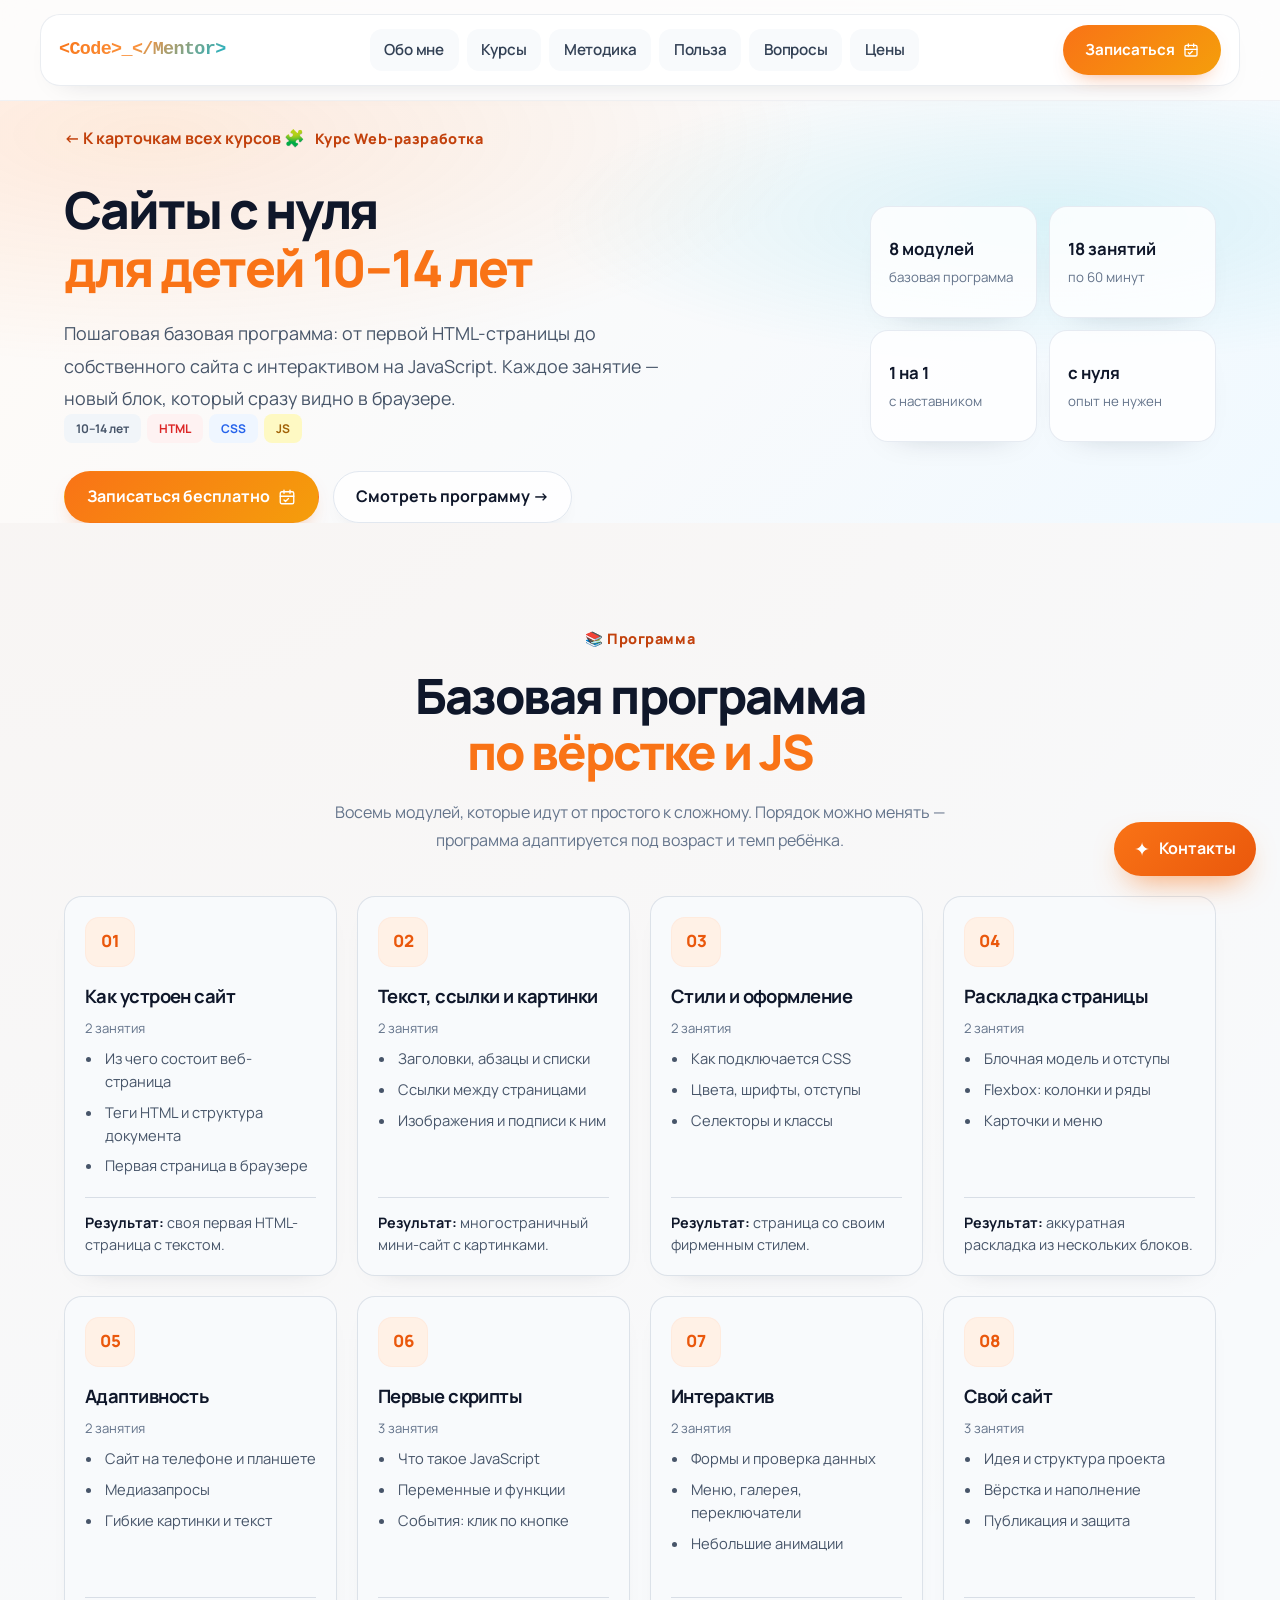
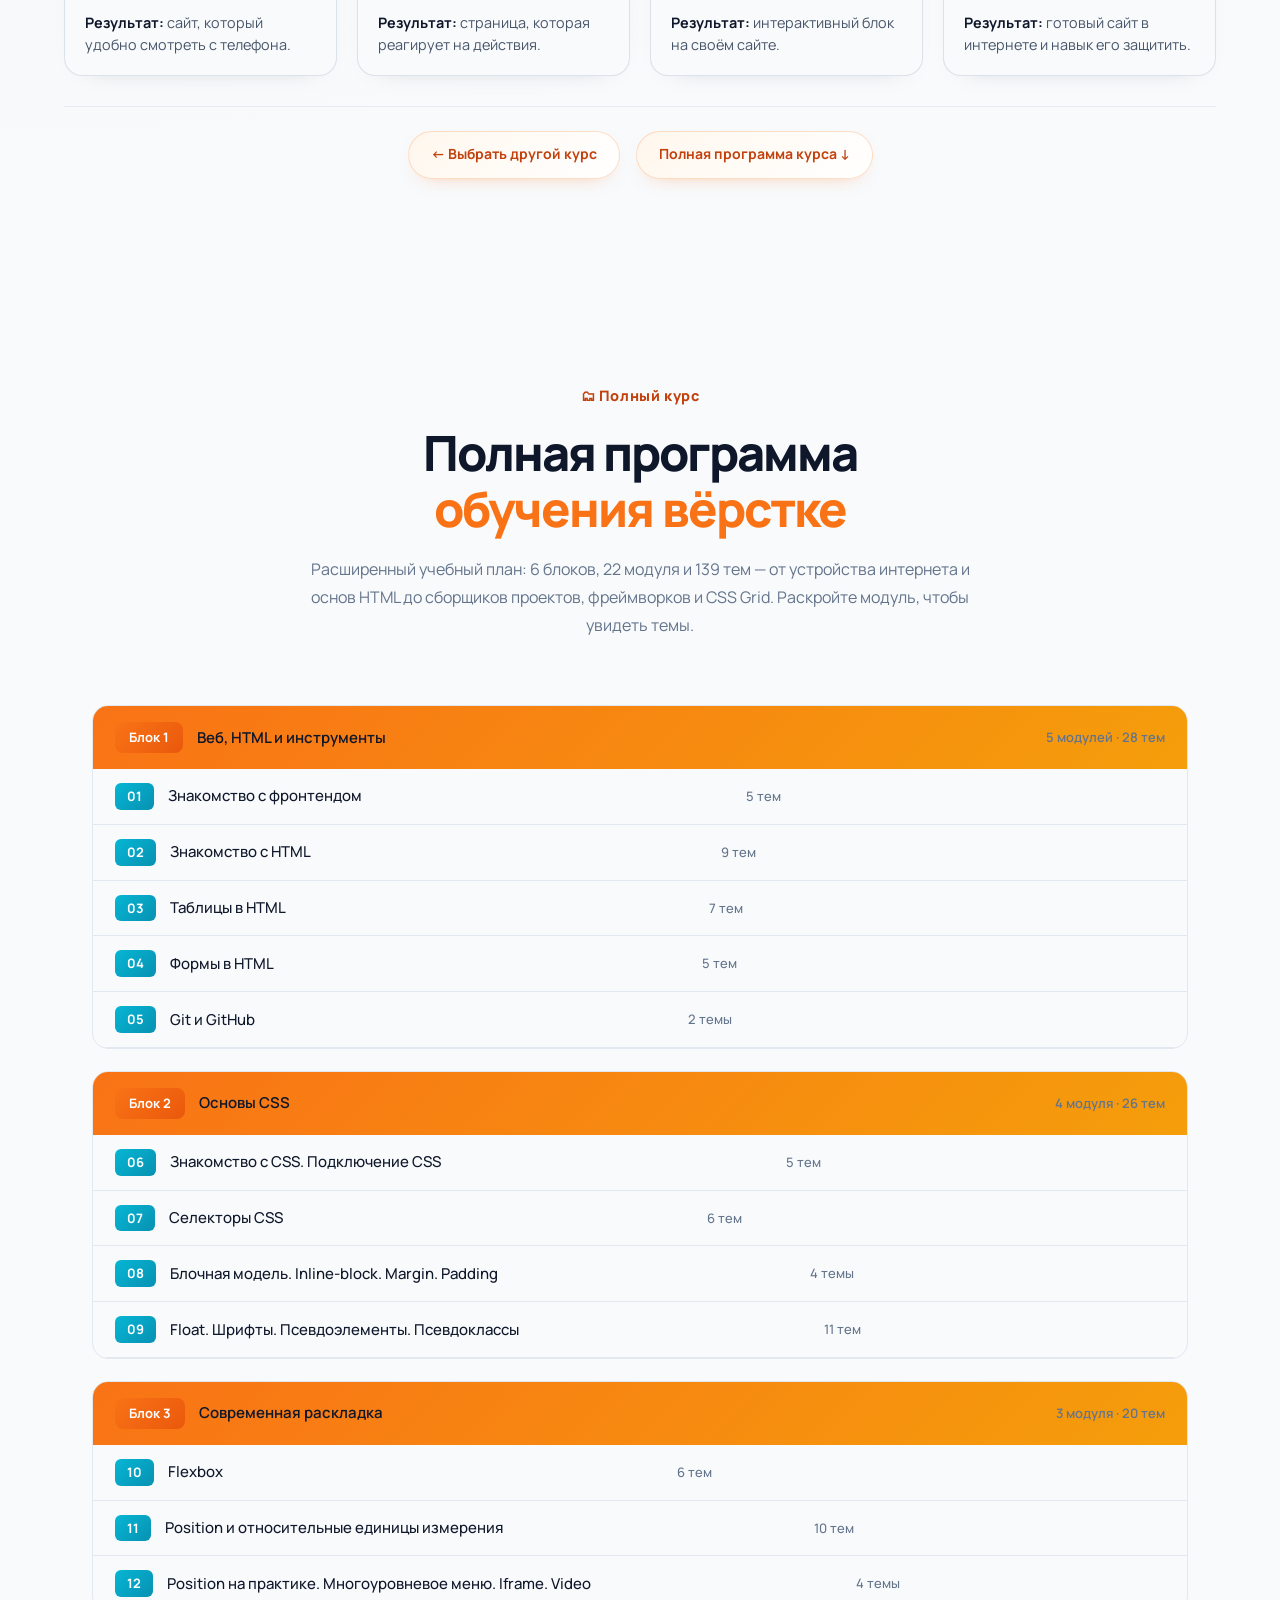
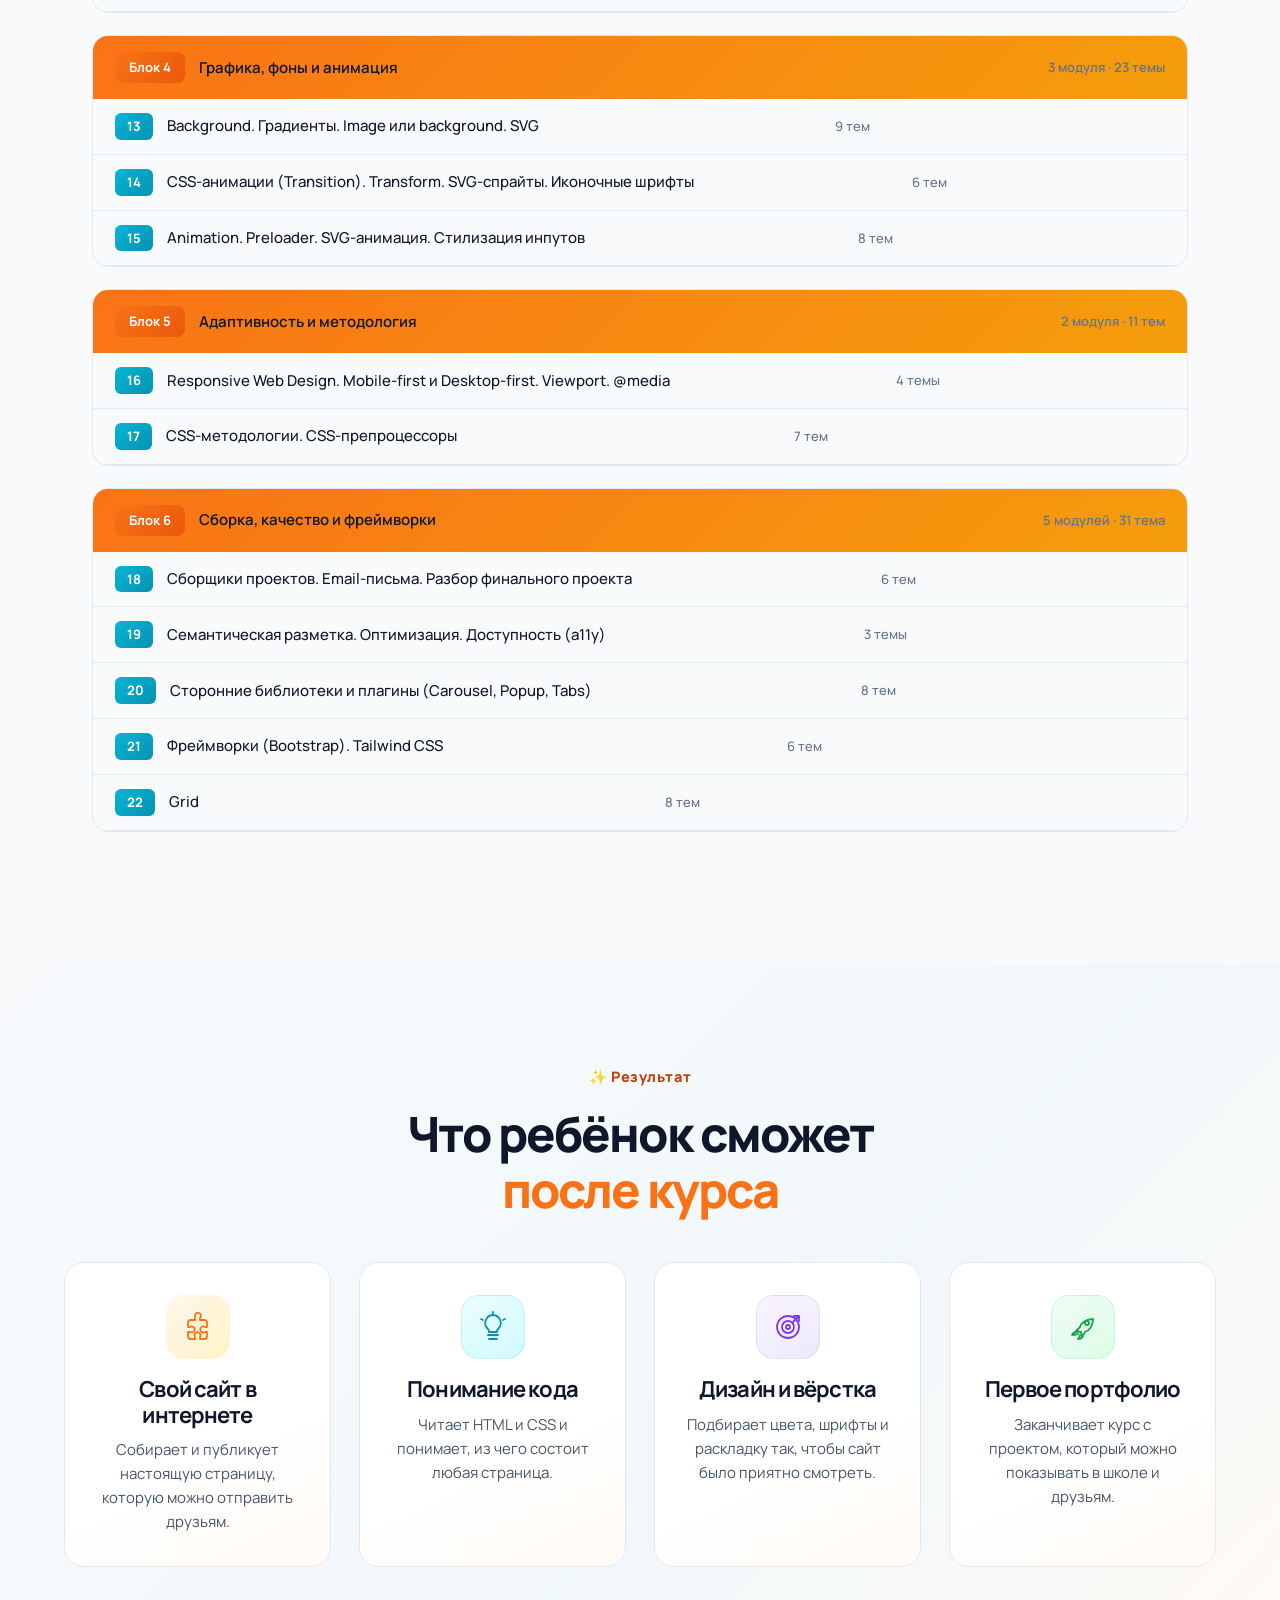
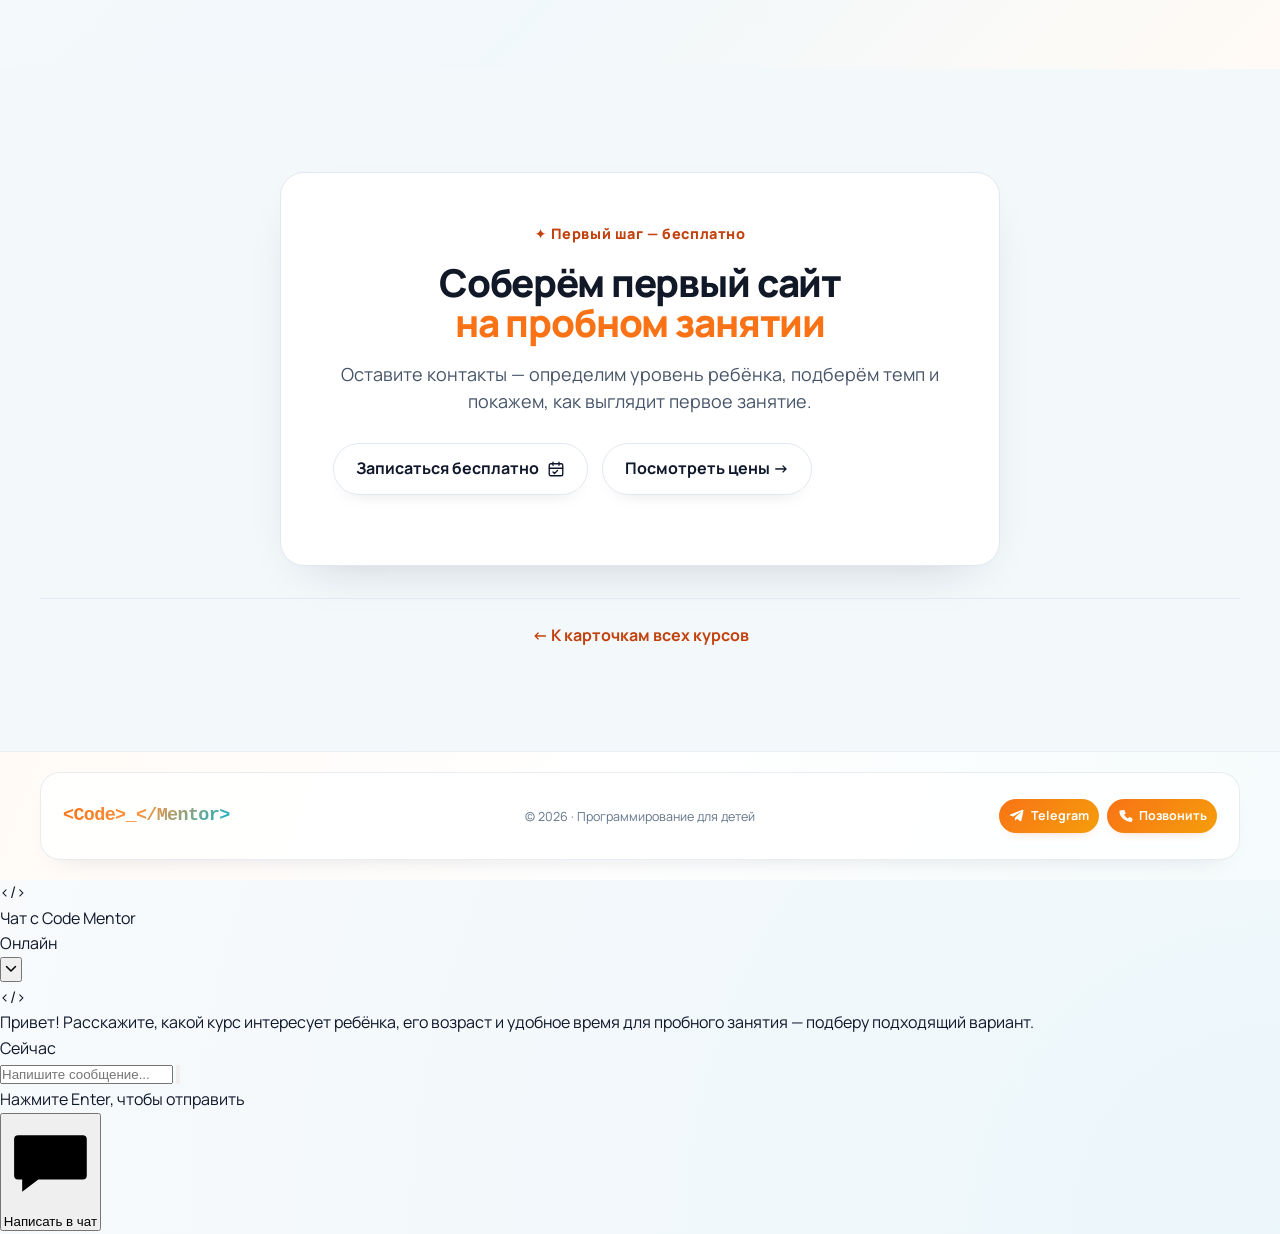
<file: web.html>
<!doctype html>
<html lang="ru">

<head>
  <meta charset="utf-8">
  <meta name="viewport" content="width=device-width, initial-scale=1">
  <meta name="description"
    content="Базовая программа курса веб-разработки для детей 10–14 лет: 8 модулей от первой HTML-страницы до собственного сайта с интерактивом на JavaScript.">
  <title>Курс Web-разработки для детей — базовая программа | Code Mentor</title>
  <link rel="preconnect" href="https://fonts.googleapis.com">
  <link rel="preconnect" href="https://fonts.gstatic.com" crossorigin>
  <link href="https://fonts.googleapis.com/css2?family=Manrope:wght@400;500;600;700;800&display=swap" rel="stylesheet">
  <link rel="stylesheet" href="styles.css?v=20261106-33">
</head>

<body>
  <header class="header">
    <div class="container nav">
<a class="logo" href="index.html#home"><span class="logo-mark">&lt;Code&gt;_&lt;/Mentor&gt;</span></a>
      <nav>
        <a href="index.html#about">Обо мне</a>
        <a href="index.html#courses">Курсы</a>
        <a href="index.html#method">Методика</a>
        <a href="index.html#benefits">Польза</a>
        <a href="index.html#faq">Вопросы</a>
        <a href="index.html#prices">Цены</a>
      </nav>
      <a class="nav-button" href="index.html#signup">Записаться
        <svg class="nav-button-icon" viewBox="0 0 24 24" fill="none" aria-hidden="true">
          <rect x="3" y="5" width="18" height="16" rx="2" />
          <path d="M16 3v4M8 3v4M3 11h18M8 16l2 2 4-4" />
        </svg>
      </a>
    </div>
 </header>

  <main>
    <section class="hero course-hero" id="web">
      <div class="container">
        <div class="course-intro">
          <a class="back-link" href="index.html#courses">← К карточкам всех курсов</a>
          <div class="eyebrow"><span class="eyebrow-icon" aria-hidden="true">🧩</span> Курс Web-разработка</div>
          <h1>Сайты с нуля<br><span>для детей 10–14 лет</span></h1>
          <p class="hero-text">Пошаговая базовая программа: от первой HTML-страницы до собственного сайта с
            интерактивом на JavaScript. Каждое занятие — новый блок, который сразу видно в браузере.</p>
          <div class="tech-icons" aria-label="Технологии курса веб-разработки">
            <span class="tech age">10–14 лет</span>
            <span class="tech html">HTML</span>
            <span class="tech css">CSS</span>
            <span class="tech javascript">JS</span>
          </div>
          <div class="actions">
            <a class="btn primary" href="index.html#signup">Записаться бесплатно
              <svg class="booking-button-icon" viewBox="0 0 24 24" fill="none" aria-hidden="true"><rect x="3" y="5" width="18" height="16" rx="2"/><path d="M16 3v4M8 3v4M3 11h18M8 16l2 2 4-4"/></svg>
            </a>
            <a class="btn white" href="#program">Смотреть программу →</a>
          </div>
        </div>

        <div class="course-facts">
          <div><b>8 модулей</b><small>базовая программа</small></div>
          <div><b>18 занятий</b><small>по 60 минут</small></div>
          <div><b>1 на 1</b><small>с наставником</small></div>
          <div><b>с нуля</b><small>опыт не нужен</small></div>
        </div>
      </div>
    </section>

    <section class="section" id="program">
      <div class="container">
        <div class="center">
          <div class="eyebrow">📚 Программа</div>
          <h2>Базовая программа<br><span>по вёрстке и JS</span></h2>
          <p class="muted">Восемь модулей, которые идут от простого к сложному. Порядок можно менять — программа
            адаптируется под возраст и темп ребёнка.</p>
        </div>

        <div class="program-grid">
          <article class="program-card">
            <div class="number">01</div>
            <h3>Как устроен сайт</h3>
            <span class="module-meta">2 занятия</span>
            <ul>
              <li>Из чего состоит веб-страница</li>
              <li>Теги HTML и структура документа</li>
              <li>Первая страница в браузере</li>
            </ul>
            <p class="program-result"><b>Результат:</b> своя первая HTML-страница с текстом.</p>
          </article>

          <article class="program-card">
            <div class="number">02</div>
            <h3>Текст, ссылки и картинки</h3>
            <span class="module-meta">2 занятия</span>
            <ul>
              <li>Заголовки, абзацы и списки</li>
              <li>Ссылки между страницами</li>
              <li>Изображения и подписи к ним</li>
            </ul>
            <p class="program-result"><b>Результат:</b> многостраничный мини-сайт с картинками.</p>
          </article>

          <article class="program-card">
            <div class="number">03</div>
            <h3>Стили и оформление</h3>
            <span class="module-meta">2 занятия</span>
            <ul>
              <li>Как подключается CSS</li>
              <li>Цвета, шрифты, отступы</li>
              <li>Селекторы и классы</li>
            </ul>
            <p class="program-result"><b>Результат:</b> страница со своим фирменным стилем.</p>
          </article>

          <article class="program-card">
            <div class="number">04</div>
            <h3>Раскладка страницы</h3>
            <span class="module-meta">2 занятия</span>
            <ul>
              <li>Блочная модель и отступы</li>
              <li>Flexbox: колонки и ряды</li>
              <li>Карточки и меню</li>
            </ul>
            <p class="program-result"><b>Результат:</b> аккуратная раскладка из нескольких блоков.</p>
          </article>

          <article class="program-card">
            <div class="number">05</div>
            <h3>Адаптивность</h3>
            <span class="module-meta">2 занятия</span>
            <ul>
              <li>Сайт на телефоне и планшете</li>
              <li>Медиазапросы</li>
              <li>Гибкие картинки и текст</li>
            </ul>
            <p class="program-result"><b>Результат:</b> сайт, который удобно смотреть с телефона.</p>
          </article>

          <article class="program-card">
            <div class="number">06</div>
            <h3>Первые скрипты</h3>
            <span class="module-meta">3 занятия</span>
            <ul>
              <li>Что такое JavaScript</li>
              <li>Переменные и функции</li>
              <li>События: клик по кнопке</li>
            </ul>
            <p class="program-result"><b>Результат:</b> страница, которая реагирует на действия.</p>
          </article>

          <article class="program-card">
            <div class="number">07</div>
            <h3>Интерактив</h3>
            <span class="module-meta">2 занятия</span>
            <ul>
              <li>Формы и проверка данных</li>
              <li>Меню, галерея, переключатели</li>
              <li>Небольшие анимации</li>
            </ul>
            <p class="program-result"><b>Результат:</b> интерактивный блок на своём сайте.</p>
          </article>

          <article class="program-card">
            <div class="number">08</div>
            <h3>Свой сайт</h3>
            <span class="module-meta">3 занятия</span>
            <ul>
              <li>Идея и структура проекта</li>
              <li>Вёрстка и наполнение</li>
              <li>Публикация и защита</li>
            </ul>
            <p class="program-result"><b>Результат:</b> готовый сайт в интернете и навык его защитить.</p>
          </article>
        </div>

        <div class="course-program-actions">
          <a class="btn white" href="index.html#courses">← Выбрать другой курс</a>
          <a class="btn white" href="#full-program">Полная программа курса ↓</a>
        </div>
      </div>
    </section>

    <section class="section" id="full-program">
      <div class="container">
        <div class="center">
          <div class="eyebrow">🗂 Полный курс</div>
          <h2>Полная программа<br><span>обучения вёрстке</span></h2>
          <p class="muted">Расширенный учебный план: 6 блоков, 22 модуля и 139 тем — от устройства интернета
            и основ HTML до сборщиков проектов, фреймворков и CSS Grid. Раскройте модуль, чтобы увидеть темы.</p>
        </div>

          <div class="syllabus">
            <div class="syllabus-block">
              <div class="syllabus-block-head">
                <span class="syllabus-block-num">Блок 1</span>
                <span class="syllabus-block-title">Веб, HTML и инструменты</span>
                <span class="syllabus-block-count">5 модулей · 28 тем</span>
              </div>
              <details class="syllabus-item">
                <summary>
                  <span class="syllabus-num">01</span>
                  <span class="syllabus-title">Знакомство с фронтендом</span>
                  <span class="syllabus-count">5 тем</span>
                  <span class="syllabus-arrow" aria-hidden="true"></span>
                </summary>
                <ul class="syllabus-topics">
                  <li>Этапы разработки проекта</li>
                  <li>Инструменты и что такое интернет</li>
                  <li>Языки программирования</li>
                  <li>Значение основных терминов</li>
                  <li>Типы файлов</li>
                </ul>
              </details>
              <details class="syllabus-item">
                <summary>
                  <span class="syllabus-num">02</span>
                  <span class="syllabus-title">Знакомство с HTML</span>
                  <span class="syllabus-count">9 тем</span>
                  <span class="syllabus-arrow" aria-hidden="true"></span>
                </summary>
                <ul class="syllabus-topics">
                  <li>Язык разметки HTML</li>
                  <li>Теги и их атрибуты</li>
                  <li>Структура HTML-документа</li>
                  <li>Списки</li>
                  <li>Относительные и абсолютные пути</li>
                  <li>Форматирование кода HTML</li>
                  <li>Смысловые теги: header, main, aside, nav, section, article</li>
                  <li>Встроенные стили элемента и стилизация текста</li>
                  <li>Перечень тегов</li>
                </ul>
              </details>
              <details class="syllabus-item">
                <summary>
                  <span class="syllabus-num">03</span>
                  <span class="syllabus-title">Таблицы в HTML</span>
                  <span class="syllabus-count">7 тем</span>
                  <span class="syllabus-arrow" aria-hidden="true"></span>
                </summary>
                <ul class="syllabus-topics">
                  <li>Работа с таблицами в HTML</li>
                  <li>Синтаксис HTML-таблицы</li>
                  <li>Как добавить заголовок таблицы</li>
                  <li>Как добавить подпись к таблице</li>
                  <li>Как объединить ячейки в таблице</li>
                  <li>Заголовок, тело и подвал таблицы</li>
                  <li>Когда использовать таблицу: вывод</li>
                </ul>
              </details>
              <details class="syllabus-item">
                <summary>
                  <span class="syllabus-num">04</span>
                  <span class="syllabus-title">Формы в HTML</span>
                  <span class="syllabus-count">5 тем</span>
                  <span class="syllabus-arrow" aria-hidden="true"></span>
                </summary>
                <ul class="syllabus-topics">
                  <li>HTML-формы и их элементы</li>
                  <li>Основные элементы формы</li>
                  <li>Атрибуты элементов формы</li>
                  <li>Отправка данных</li>
                  <li>Вывод</li>
                </ul>
              </details>
              <details class="syllabus-item">
                <summary>
                  <span class="syllabus-num">05</span>
                  <span class="syllabus-title">Git и GitHub</span>
                  <span class="syllabus-count">2 темы</span>
                  <span class="syllabus-arrow" aria-hidden="true"></span>
                </summary>
                <ul class="syllabus-topics">
                  <li>Что такое система контроля версий и её роль в разработке</li>
                  <li>Базовые команды Git</li>
                </ul>
              </details>
            </div>
            <div class="syllabus-block">
              <div class="syllabus-block-head">
                <span class="syllabus-block-num">Блок 2</span>
                <span class="syllabus-block-title">Основы CSS</span>
                <span class="syllabus-block-count">4 модуля · 26 тем</span>
              </div>
              <details class="syllabus-item">
                <summary>
                  <span class="syllabus-num">06</span>
                  <span class="syllabus-title">Знакомство с CSS. Подключение CSS</span>
                  <span class="syllabus-count">5 тем</span>
                  <span class="syllabus-arrow" aria-hidden="true"></span>
                </summary>
                <ul class="syllabus-topics">
                  <li>Знакомство с CSS</li>
                  <li>Встроенные стили: Inline CSS</li>
                  <li>Внутренние стили: Internal CSS</li>
                  <li>Внешние стили: External CSS</li>
                  <li>Каскадность и стили браузера по умолчанию</li>
                </ul>
              </details>
              <details class="syllabus-item">
                <summary>
                  <span class="syllabus-num">07</span>
                  <span class="syllabus-title">Селекторы CSS</span>
                  <span class="syllabus-count">6 тем</span>
                  <span class="syllabus-arrow" aria-hidden="true"></span>
                </summary>
                <ul class="syllabus-topics">
                  <li>Типы селекторов</li>
                  <li>Несколько селекторов, потомки, наследование</li>
                  <li>Порядок перезаписи стилей</li>
                  <li>Приоритет селекторов и !important</li>
                  <li>CSS Reset и Normalize.css</li>
                  <li>Вывод</li>
                </ul>
              </details>
              <details class="syllabus-item">
                <summary>
                  <span class="syllabus-num">08</span>
                  <span class="syllabus-title">Блочная модель. Inline-block. Margin. Padding</span>
                  <span class="syllabus-count">4 темы</span>
                  <span class="syllabus-arrow" aria-hidden="true"></span>
                </summary>
                <ul class="syllabus-topics">
                  <li>CSS Box Model (блочная модель)</li>
                  <li>block, inline, inline-block</li>
                  <li>margin</li>
                  <li>padding</li>
                </ul>
              </details>
              <details class="syllabus-item">
                <summary>
                  <span class="syllabus-num">09</span>
                  <span class="syllabus-title">Float. Шрифты. Псевдоэлементы. Псевдоклассы</span>
                  <span class="syllabus-count">11 тем</span>
                  <span class="syllabus-arrow" aria-hidden="true"></span>
                </summary>
                <ul class="syllabus-topics">
                  <li>Псевдоэлементы</li>
                  <li>Псевдоклассы</li>
                  <li>Псевдоклассы языка текста и перечень псевдоклассов</li>
                  <li>Float</li>
                  <li>Шрифты</li>
                  <li>Директива @font-face</li>
                  <li>Базовые свойства шрифтов: font-family</li>
                  <li>Базовые свойства шрифтов: font-weight</li>
                  <li>Базовые свойства шрифтов: font-stretch</li>
                  <li>Базовые свойства шрифтов: font-style</li>
                  <li>Базовые свойства шрифтов: font-size</li>
                </ul>
              </details>
            </div>
            <div class="syllabus-block">
              <div class="syllabus-block-head">
                <span class="syllabus-block-num">Блок 3</span>
                <span class="syllabus-block-title">Современная раскладка</span>
                <span class="syllabus-block-count">3 модуля · 20 тем</span>
              </div>
              <details class="syllabus-item">
                <summary>
                  <span class="syllabus-num">10</span>
                  <span class="syllabus-title">Flexbox</span>
                  <span class="syllabus-count">6 тем</span>
                  <span class="syllabus-arrow" aria-hidden="true"></span>
                </summary>
                <ul class="syllabus-topics">
                  <li>Что такое Flexbox</li>
                  <li>Свойства флекс-контейнера: display, flex-direction, flex-wrap</li>
                  <li>Свойства флекс-контейнера: flex-flow, justify-content</li>
                  <li>Свойства флекс-контейнера: align-items, align-content, gap</li>
                  <li>Свойства флекс-элемента: order, flex-grow, flex-shrink, flex-basis</li>
                  <li>Свойства флекс-элемента: flex, align-self, margin: auto</li>
                </ul>
              </details>
              <details class="syllabus-item">
                <summary>
                  <span class="syllabus-num">11</span>
                  <span class="syllabus-title">Position и относительные единицы измерения</span>
                  <span class="syllabus-count">10 тем</span>
                  <span class="syllabus-arrow" aria-hidden="true"></span>
                </summary>
                <ul class="syllabus-topics">
                  <li>Контекст наложения элементов</li>
                  <li>Свойства позиционирования элементов</li>
                  <li>Position: static, relative, absolute</li>
                  <li>Position: fixed, sticky</li>
                  <li>Типы единиц измерения в CSS</li>
                  <li>Единицы относительно шрифта: em</li>
                  <li>Проценты</li>
                  <li>Единица rem: сочетание px и em</li>
                  <li>Единицы относительно экрана: vw, vh, vmin, vmax</li>
                  <li>Квиз и домашнее задание</li>
                </ul>
              </details>
              <details class="syllabus-item">
                <summary>
                  <span class="syllabus-num">12</span>
                  <span class="syllabus-title">Position на практике. Многоуровневое меню. Iframe. Video</span>
                  <span class="syllabus-count">4 темы</span>
                  <span class="syllabus-arrow" aria-hidden="true"></span>
                </summary>
                <ul class="syllabus-topics">
                  <li>Многоуровневое меню. Часть 1</li>
                  <li>Многоуровневое меню. Часть 2</li>
                  <li>Видео-фон</li>
                  <li>Iframe: Google Map и YouTube</li>
                </ul>
              </details>
            </div>
            <div class="syllabus-block">
              <div class="syllabus-block-head">
                <span class="syllabus-block-num">Блок 4</span>
                <span class="syllabus-block-title">Графика, фоны и анимация</span>
                <span class="syllabus-block-count">3 модуля · 23 темы</span>
              </div>
              <details class="syllabus-item">
                <summary>
                  <span class="syllabus-num">13</span>
                  <span class="syllabus-title">Background. Градиенты. Image или background. SVG</span>
                  <span class="syllabus-count">9 тем</span>
                  <span class="syllabus-arrow" aria-hidden="true"></span>
                </summary>
                <ul class="syllabus-topics">
                  <li>Background: добавление цвета фона</li>
                  <li>Добавление фонового изображения</li>
                  <li>background-size</li>
                  <li>background-clip и background-origin</li>
                  <li>Градиенты: линейный градиент</li>
                  <li>Смена направления градиента: радиальный градиент</li>
                  <li>Стоп-цвета и несколько фоновых изображений</li>
                  <li>img или background?</li>
                  <li>SVG и как его использовать</li>
                </ul>
              </details>
              <details class="syllabus-item">
                <summary>
                  <span class="syllabus-num">14</span>
                  <span class="syllabus-title">CSS-анимации (Transition). Transform. SVG-спрайты. Иконочные шрифты</span>
                  <span class="syllabus-count">6 тем</span>
                  <span class="syllabus-arrow" aria-hidden="true"></span>
                </summary>
                <ul class="syllabus-topics">
                  <li>Анимации и переходы в CSS</li>
                  <li>transition</li>
                  <li>transition-property, transition-duration, transition-delay</li>
                  <li>transition-timing-function</li>
                  <li>Иконочные шрифты</li>
                  <li>SVG-спрайты</li>
                </ul>
              </details>
              <details class="syllabus-item">
                <summary>
                  <span class="syllabus-num">15</span>
                  <span class="syllabus-title">Animation. Preloader. SVG-анимация. Стилизация инпутов</span>
                  <span class="syllabus-count">8 тем</span>
                  <span class="syllabus-arrow" aria-hidden="true"></span>
                </summary>
                <ul class="syllabus-topics">
                  <li>Анимация в CSS и её свойства</li>
                  <li>@keyframes, animation-name, animation-duration</li>
                  <li>animation-timing-function, animation-iteration-count</li>
                  <li>animation-direction, animation-play-state, animation-delay, animation-fill-mode</li>
                  <li>Preloader</li>
                  <li>SVG-анимация: примеры</li>
                  <li>Управление анимацией</li>
                  <li>Стилизация чекбоксов</li>
                </ul>
              </details>
            </div>
            <div class="syllabus-block">
              <div class="syllabus-block-head">
                <span class="syllabus-block-num">Блок 5</span>
                <span class="syllabus-block-title">Адаптивность и методология</span>
                <span class="syllabus-block-count">2 модуля · 11 тем</span>
              </div>
              <details class="syllabus-item">
                <summary>
                  <span class="syllabus-num">16</span>
                  <span class="syllabus-title">Responsive Web Design. Mobile-first и Desktop-first. Viewport. @media</span>
                  <span class="syllabus-count">4 темы</span>
                  <span class="syllabus-arrow" aria-hidden="true"></span>
                </summary>
                <ul class="syllabus-topics">
                  <li>Знакомство с концепцией адаптивной вёрстки</li>
                  <li>Mobile-first и Desktop-first</li>
                  <li>Viewport</li>
                  <li>@media</li>
                </ul>
              </details>
              <details class="syllabus-item">
                <summary>
                  <span class="syllabus-num">17</span>
                  <span class="syllabus-title">CSS-методологии. CSS-препроцессоры</span>
                  <span class="syllabus-count">7 тем</span>
                  <span class="syllabus-arrow" aria-hidden="true"></span>
                </summary>
                <ul class="syllabus-topics">
                  <li>Методология BEM</li>
                  <li>Какие бывают CSS-методологии</li>
                  <li>Плюсы и минусы BEM</li>
                  <li>Расширение и применение BEM</li>
                  <li>Возможности CSS-препроцессоров</li>
                  <li>Фрагменты и миксины</li>
                  <li>Операторы</li>
                </ul>
              </details>
            </div>
            <div class="syllabus-block">
              <div class="syllabus-block-head">
                <span class="syllabus-block-num">Блок 6</span>
                <span class="syllabus-block-title">Сборка, качество и фреймворки</span>
                <span class="syllabus-block-count">5 модулей · 31 тема</span>
              </div>
              <details class="syllabus-item">
                <summary>
                  <span class="syllabus-num">18</span>
                  <span class="syllabus-title">Сборщики проектов. Email-письма. Разбор финального проекта</span>
                  <span class="syllabus-count">6 тем</span>
                  <span class="syllabus-arrow" aria-hidden="true"></span>
                </summary>
                <ul class="syllabus-topics">
                  <li>Сборщики проектов: Gulp, Webpack, Vite</li>
                  <li>Email-письма. Часть 1</li>
                  <li>Email-письма. Часть 2</li>
                  <li>Email-письма. Часть 3</li>
                  <li>Организация проекта</li>
                  <li>Пример сборки на Gulp</li>
                </ul>
              </details>
              <details class="syllabus-item">
                <summary>
                  <span class="syllabus-num">19</span>
                  <span class="syllabus-title">Семантическая разметка. Оптимизация. Доступность (a11y)</span>
                  <span class="syllabus-count">3 темы</span>
                  <span class="syllabus-arrow" aria-hidden="true"></span>
                </summary>
                <ul class="syllabus-topics">
                  <li>Семантическая разметка</li>
                  <li>Оптимизация страницы</li>
                  <li>Доступность интерфейсов (a11y)</li>
                </ul>
              </details>
              <details class="syllabus-item">
                <summary>
                  <span class="syllabus-num">20</span>
                  <span class="syllabus-title">Сторонние библиотеки и плагины (Carousel, Popup, Tabs)</span>
                  <span class="syllabus-count">8 тем</span>
                  <span class="syllabus-arrow" aria-hidden="true"></span>
                </summary>
                <ul class="syllabus-topics">
                  <li>Основы и преимущества</li>
                  <li>Carousel (Slick.js). Часть 1</li>
                  <li>Carousel (Slick.js). Часть 2</li>
                  <li>Carousel (Slick.js). Часть 3</li>
                  <li>Popup. Часть 1</li>
                  <li>Popup. Часть 2</li>
                  <li>Text Styling в Popup</li>
                  <li>Преимущества Popup.js</li>
                </ul>
              </details>
              <details class="syllabus-item">
                <summary>
                  <span class="syllabus-num">21</span>
                  <span class="syllabus-title">Фреймворки (Bootstrap). Tailwind CSS</span>
                  <span class="syllabus-count">6 тем</span>
                  <span class="syllabus-arrow" aria-hidden="true"></span>
                </summary>
                <ul class="syllabus-topics">
                  <li>Что такое фреймворки</li>
                  <li>Bootstrap и его особенности</li>
                  <li>Простые примеры на Bootstrap 5</li>
                  <li>Tailwind CSS. Часть 1</li>
                  <li>Tailwind CSS. Часть 2</li>
                  <li>Tailwind CSS. Часть 3</li>
                </ul>
              </details>
              <details class="syllabus-item">
                <summary>
                  <span class="syllabus-num">22</span>
                  <span class="syllabus-title">Grid</span>
                  <span class="syllabus-count">8 тем</span>
                  <span class="syllabus-arrow" aria-hidden="true"></span>
                </summary>
                <ul class="syllabus-topics">
                  <li>Что такое гриды и основные термины</li>
                  <li>Свойства грид-контейнера: display, grid-template-columns, grid-template-rows, auto-fill и auto-fit</li>
                  <li>Свойства грид-контейнера: grid-auto-columns, grid-auto-rows, grid-auto-flow</li>
                  <li>Свойства грид-контейнера: grid-template-areas, grid-template, row-gap, column-gap, gap</li>
                  <li>Свойства грид-контейнера: justify-content, justify-items, align-items, place-items, grid</li>
                  <li>Свойства грид-элементов: grid-column-start, grid-column-end, grid-row-start, grid-row-end</li>
                  <li>Свойства грид-элементов: grid-column, grid-row, grid-area</li>
                  <li>Свойства грид-элементов: justify-self, align-self, place-self</li>
                </ul>
              </details>
            </div>
          </div>
      </div>
    </section>

    <section class="section lavender" id="skills">
      <div class="container">
        <div class="center">
          <div class="eyebrow">✨ Результат</div>
          <h2>Что ребёнок сможет<br><span>после курса</span></h2>
        </div>
        <div class="benefits">
          <div><span class="benefit-icon" aria-hidden="true">
              <svg viewBox="0 0 32 32">
                <path
                  d="M13 5a3 3 0 1 1 5 2v2h4a3 3 0 0 1 3 3v4h-2a3 3 0 1 0 0 5h2v4a3 3 0 0 1-3 3h-4v-2a3 3 0 1 0-5 0v2H9a3 3 0 0 1-3-3v-4h2a3 3 0 1 0 0-5H6v-4a3 3 0 0 1 3-3h4V5Z" />
              </svg>
            </span>
            <h3>Свой сайт в интернете</h3>
            <p>Собирает и публикует настоящую страницу, которую можно отправить друзьям.</p>
          </div>
          <div><span class="benefit-icon" aria-hidden="true">
              <svg viewBox="0 0 32 32">
                <path d="M11 24h10M12 28h8M16 4a8 8 0 0 0-5 14c1 .8 1 2 1 3h8c0-1 0-2.2 1-3a8 8 0 0 0-5-14Z" />
                <path d="M16 1v2M4 8l2 1M28 8l-2 1" />
              </svg>
            </span>
            <h3>Понимание кода</h3>
            <p>Читает HTML и CSS и понимает, из чего состоит любая страница.</p>
          </div>
          <div><span class="benefit-icon" aria-hidden="true">
              <svg viewBox="0 0 32 32">
                <circle cx="16" cy="16" r="11" />
                <circle cx="16" cy="16" r="6" />
                <circle cx="16" cy="16" r="2" />
                <path d="m21 11 6-6M22 5h5v5" />
              </svg>
            </span>
            <h3>Дизайн и вёрстка</h3>
            <p>Подбирает цвета, шрифты и раскладку так, чтобы сайт было приятно смотреть.</p>
          </div>
          <div><span class="benefit-icon" aria-hidden="true">
              <svg viewBox="0 0 32 32">
                <path d="M18 21c4-1 8-6 8-13-7 0-12 4-13 8l-4 4 5 1 1 5 3-5Z" />
                <circle cx="20" cy="12" r="2" />
                <path d="M10 21c-2 0-4 1-5 3 2 0 4 0 6-1M13 24c0 2-1 3-2 4 2 0 4-1 5-3" />
              </svg>
            </span>
            <h3>Первое портфолио</h3>
            <p>Заканчивает курс с проектом, который можно показывать в школе и друзьям.</p>
          </div>
        </div>
      </div>
    </section>

    <section class="section signup" id="cta">
      <div class="container signup-card">
        <div>
          <div class="eyebrow light">✦ Первый шаг — бесплатно</div>
          <h2>Соберём первый сайт<br><span>на пробном занятии</span></h2>
          <p>Оставите контакты — определим уровень ребёнка, подберём темп и покажем, как выглядит первое занятие.</p>
        </div>
        <div class="actions">
          <a class="btn white" href="index.html#signup">Записаться бесплатно
            <svg class="booking-button-icon" viewBox="0 0 24 24" fill="none" aria-hidden="true"><rect x="3" y="5" width="18" height="16" rx="2"/><path d="M16 3v4M8 3v4M3 11h18M8 16l2 2 4-4"/></svg>
          </a>
          <a class="btn white" href="index.html#prices">Посмотреть цены →</a>
        </div>
      </div>
      <div class="container back-row">
        <a class="back-link" href="index.html#courses">← К карточкам всех курсов</a>
      </div>
    </section>
  </main>

  <footer>
    <div class="container footer-inner">
      <a class="logo" href="index.html#home"><span class="logo-mark">&lt;Code&gt;_&lt;/Mentor&gt;</span></a>
      <span>© 2026 · Программирование для детей</span>
      <div class="support-contacts-list footer-contacts" aria-label="Контакты">
        <a class="footer-contact-link" href="https://t.me/codementor_brest_bot?start=site" target="_blank" rel="noopener" aria-label="Открыть Telegram-бот @codementor_brest_bot">
          <svg viewBox="0 0 24 24" aria-hidden="true"><path d="M21.8 4.2 18.6 19c-.24 1.05-.86 1.3-1.73.8l-4.77-3.52-2.3 2.22c-.25.25-.46.46-.94.46l.34-4.86 8.86-8c.39-.35-.09-.55-.6-.2L6.5 12.84l-4.63-1.45c-1.01-.32-1.03-1 .21-1.49L20.2 2.7c.9-.33 1.68.22 1.6 1.5Z"/></svg>
          <span>Telegram</span>
        </a>
        <a class="footer-contact-link" href="tel:+375339958966" aria-label="Позвонить по номеру +375 33 995-89-66">
          <svg viewBox="0 0 24 24" aria-hidden="true"><path d="M7.1 3.5 10 3c.7-.1 1.4.3 1.6 1l1.1 3.2c.2.6 0 1.3-.5 1.7l-1.7 1.3a15.1 15.1 0 0 0 3.3 3.8 15.4 15.4 0 0 0 2.7 1.9l1.4-1.7c.4-.5 1.1-.7 1.7-.4l3 1.5c.6.3.9 1 .7 1.7l-.7 2.8c-.2.7-.8 1.2-1.6 1.2C11.3 20.7 3.2 12.4 3.6 5c0-.7.7-1.3 1.4-1.4l2.1-.1Z"/></svg>
          <span>Позвонить</span>
        </a>
      </div>
    </div>
  </footer>

  <aside class="contact-widget" aria-label="Контакты преподавателя">
    <div class="contact-panel" id="contactPanel" hidden>
      <button class="contact-close" type="button" aria-label="Закрыть окно контактов">×</button>
      <span class="contact-kicker">Связаться со мной</span>
      <h2>Обсудим занятия<br><span>для вашего ребёнка</span></h2>
      <p>Расскажите о возрасте и интересах ребёнка — подберём подходящий формат обучения.</p>
      <a class="contact-action" href="index.html#signup">Оставить заявку <span>↗</span></a>
    </div>
    <button class="contact-toggle" type="button" aria-expanded="false" aria-controls="contactPanel">
      <span class="contact-toggle-icon" aria-hidden="true">✦</span>
      <span>Контакты</span>
    </button>
  </aside>

  <script src="script.js"></script>
<div class="tg-widget" id="tgWidget">
  <div class="tg-panel" id="tgPanel">
    <div class="tg-panel-header">
      <div class="tg-panel-avatar">&lt;/&gt;</div>
      <div class="tg-panel-info">
        <div class="tg-panel-title">Чат с Code Mentor</div>
        <div class="tg-panel-status">
          <span class="tg-panel-status-dot"></span>
          <span>Онлайн</span>
        </div>
      </div>
      <div class="tg-panel-actions">
        <button class="tg-panel-action" type="button" id="tgClose" aria-label="Свернуть чат">
          <svg width="18" height="18" viewBox="0 0 18 18" fill="currentColor"><path d="M4.5 7.5L9 12l4.5-4.5" stroke="currentColor" stroke-width="1.5" stroke-linecap="round" stroke-linejoin="round" fill="none"/></svg>
        </button>
      </div>
    </div>
    <div class="tg-panel-body">
      <div class="tg-thread">
        <div class="tg-message">
          <div class="tg-message-avatar">&lt;/&gt;</div>
          <div class="tg-message-bubble">
            <div class="tg-message-content">Привет! Расскажите, какой курс интересует ребёнка, его возраст и удобное время для пробного занятия — подберу подходящий вариант.</div>
            <div class="tg-message-time">Сейчас</div>
          </div>
        </div>
      </div>
      <form class="tg-composer" id="tgForm">
        <div class="tg-composer-row">
          <label class="tg-composer-field">
            <input class="tg-composer-input" type="text" name="message" placeholder="Напишите сообщение..." autocomplete="off" required>
          </label>
          <button class="tg-composer-send" type="submit" aria-label="Отправить сообщение">
            <svg viewBox="0 0 24 24"><path d="M3.4 20.4 21 12 3.4 3.6v6.545L17 12l-13.6 1.855V20.4Z"/></svg>
          </button>
        </div>
        <div class="tg-composer-hint">Нажмите Enter, чтобы отправить</div>
      </form>
    </div>
  </div>
  <button class="tg-toggle" type="button" id="tgToggle" aria-expanded="false" aria-controls="tgPanel">
    <span class="tg-toggle-icon">
      <svg viewBox="0 0 24 24"><path d="M4 5h16a1 1 0 0 1 1 1v9a1 1 0 0 1-1 1H9l-4 3v-3H4a1 1 0 0 1-1-1V6a1 1 0 0 1 1-1Z"/></svg>
    </span>
    <span class="tg-toggle-text">Написать в чат</span>
  </button>
</div>
<script>
document.addEventListener('DOMContentLoaded', function () {
  var widget = document.getElementById('tgWidget');
  var toggle = document.getElementById('tgToggle');
  var panel = document.getElementById('tgPanel');
  var closeBtn = document.getElementById('tgClose');
  var form = document.getElementById('tgForm');
  var input = form ? form.querySelector('input[name="message"]') : null;
  if (!widget || !toggle || !panel) return;
  function openChat() { widget.classList.add('open'); toggle.setAttribute('aria-expanded', 'true'); if (input) setTimeout(function(){ input.focus(); }, 200); }
  function closeChat() { widget.classList.remove('open'); toggle.setAttribute('aria-expanded', 'false'); }
  toggle.addEventListener('click', function () { widget.classList.contains('open') ? closeChat() : openChat(); });
  if (closeBtn) closeBtn.addEventListener('click', closeChat);
  document.addEventListener('keydown', function (e) { if (e.key === 'Escape') closeChat(); });
  if (form && input) {
    form.addEventListener('submit', function (e) {
      e.preventDefault();
      var text = input.value.trim();
      if (!text) return;
      alert('Сообщение отправлено: ' + text + '\n\nПодключите Telegram-бота в script.js для реальной отправки.');
      form.reset();
      closeChat();
    });
  }
});
</script>
</body>

</html>
</file>
<file: styles.css>
﻿:root {
    --ink: #0f172a;
    --muted: #f1f5f9;
    --accent: #f97316;
    --accent2: #06b6d4;
    --lav: #faf5ff;
    --line: #e2e8f0;
    --white: #fff;
    --bg: #f8fafc;
    --bg-soft: #fff7ed;
    --shadow: 0 22px 52px -24px rgba(15, 23, 42, .22);
    --font: "Manrope", system-ui, sans-serif;
}

* { box-sizing: border-box; margin: 0; padding: 0; }
html { scroll-behavior: smooth; }
body {
    font-family: var(--font);
    color: var(--ink);
    line-height: 1.6;
    background:
        radial-gradient(circle at top left, rgba(249,115,22,.05), transparent 30%),
        radial-gradient(circle at bottom right, rgba(6,182,212,.05), transparent 22%),
        var(--bg);
}
a { color: inherit; text-decoration: none; }
img { max-width: 100%; display: block; }
.container { max-width: 1200px; margin: 0 auto; padding: 0 24px; }

/* Header */
.header {
    position: sticky;
    top: 0;
    z-index: 100;
    padding: 14px 0;
    background: rgba(255,255,255,.7);
    backdrop-filter: blur(14px);
    -webkit-backdrop-filter: blur(14px);
    border-bottom: 1px solid rgba(148, 163, 184, .12);
    transition: padding .25s ease, box-shadow .25s ease, background .25s ease;
}
.header.scrolled {
    padding: 10px 0;
    background: rgba(255,255,255,.9);
    box-shadow: 0 12px 30px -22px rgba(15, 23, 42, .25);
}
.nav {
    display: flex;
    align-items: center;
    justify-content: space-between;
    gap: 18px;
    min-height: 72px;
    padding: 10px 18px;
    background: rgba(255,255,255,.82);
    border: 1px solid rgba(148,163,184,.2);
    border-radius: 20px;
    box-shadow: 0 12px 30px -22px rgba(15,23,42,.22);
    transition: min-height .25s ease, padding .25s ease, border-color .25s ease;
}
.header.scrolled .nav {
    min-height: 62px;
    padding: 8px 14px;
}
.nav nav {
    display: flex;
    align-items: center;
    justify-content: center;
    gap: 8px;
    flex: 1;
}
.nav nav a {
    display: inline-flex;
    align-items: center;
    justify-content: center;
    min-height: 40px;
    padding: 0.5rem 0.85rem;
    border: 1px solid transparent;
    border-radius: 12px;
    background: #f8fafc;
    color: #334155;
    font-size: 0.95rem;
    font-weight: 600;
    letter-spacing: -.01em;
    white-space: nowrap;
    transition: color .2s ease, background .2s ease, border-color .2s ease,
        box-shadow .2s ease, transform .2s ease;
}
.nav nav a:hover {
    transform: translateY(-2px);
    border-color: rgba(249,115,22,.12);
    background: linear-gradient(110deg, #fff1e8 0%, #f8f8f7 52%, #edf8fb 100%);
    color: #334155;
    box-shadow: 0 8px 18px -12px rgba(249,115,22,.35);
}
.nav nav a:focus-visible {
    outline: 3px solid rgba(249,115,22,.35);
    outline-offset: 2px;
    border-color: rgba(249,115,22,.12);
    background: linear-gradient(110deg, #fff1e8 0%, #f8f8f7 52%, #edf8fb 100%);
    color: #334155;
}
.logo {
    display: inline-flex;
    align-items: center;
    gap: 10px;
    font-weight: 800;
    font-size: 1.3rem;
    letter-spacing: -.03em;
    color: var(--ink);
    white-space: nowrap;
}
.logo-mark {
    color: var(--accent);
    background: linear-gradient(135deg, var(--accent), #fb923c 45%, var(--accent2));
    -webkit-background-clip: text;
    background-clip: text;
    -webkit-text-fill-color: transparent;
    font-family: ui-monospace, monospace;
    font-size: 1.15rem;
    text-shadow: 0 0 0 rgba(0,0,0,0);
}
.nav-button {
    display: inline-flex;
    gap: 8px;
    flex: 0 0 158px;
    height: 50px;
    align-items: center;
    justify-content: center;
    padding: 0 1.2rem;
    border-radius: 999px;
    background: linear-gradient(135deg, var(--accent), #f59e0b);
    color: var(--white);
    font-weight: 700;
    font-size: 0.95rem;
    box-shadow: 0 10px 22px -14px rgba(234,88,12,.72);
    transition: transform .2s ease, box-shadow .2s ease;
}
.nav-button-icon { width: 16px; height: 16px; flex: 0 0 16px; stroke: currentColor; stroke-width: 2; stroke-linecap: round; stroke-linejoin: round; }
.nav-button:hover,
.nav-button:focus-visible {
    transform: translateY(-1px);
    box-shadow: 0 13px 24px -14px rgba(234,88,12,.78);
}
.support-widget { position: static; font-family: var(--font); }
.support-toggle { padding: 0 12px; font: 700 .82rem var(--font); cursor: pointer; }
.support-toggle::after { content: none; }
.support-toggle:hover { transform: translateY(-2px); }
.support-toggle-icon { display: flex; align-items: center; justify-content: center; }
.support-toggle-icon svg { width: 20px; height: 20px; fill: currentColor; }
.support-corner-toggle { position: fixed; z-index: 9998; right: 22px; bottom: var(--support-corner-bottom, 20px); display: grid; width: 52px; height: 52px; place-items: center; padding: 0; border: 0; border-radius: 50%; background: linear-gradient(135deg, var(--accent), #f59e0b); color: #fff; cursor: pointer; box-shadow: 0 12px 28px -16px rgba(234,88,12,.8); transition: bottom .2s ease, transform .2s ease, box-shadow .2s ease; }
.support-corner-toggle.is-over-footer { visibility: hidden; pointer-events: none; }
.support-corner-toggle svg { width: 23px; height: 23px; fill: none; stroke: currentColor; stroke-width: 1.8; stroke-linecap: round; stroke-linejoin: round; }
.support-corner-toggle:hover { transform: translateY(-2px); box-shadow: 0 16px 30px -16px rgba(234,88,12,.85); }
.support-corner-toggle:focus-visible { outline: 3px solid rgba(249,115,22,.35); outline-offset: 3px; }
.support-panel { position: fixed; z-index: 9999; right: 22px; bottom: var(--support-panel-bottom, 84px); display: none; width: min(380px, calc(100vw - 44px)); background: #fff; border: 1px solid rgba(148,163,184,.18); border-radius: 18px; box-shadow: 0 60px 120px -60px rgba(15,23,42,.6); overflow: hidden; flex-direction: column; transform-origin: bottom right; animation: support-slide-up .28s cubic-bezier(.25,.8,.25,1); }
.support-widget.open .support-panel { display: flex; }
@keyframes support-slide-up { from { opacity: 0; transform: translateY(16px) scale(.98); } to { opacity: 1; transform: translateY(0) scale(1); } }
.support-header { display: flex; align-items: center; gap: 12px; padding: 14px 18px; background: linear-gradient(135deg, var(--accent), #ea580c); color: #fff; }
.support-header-avatar { width: 42px; height: 42px; border-radius: 50%; background: radial-gradient(circle, rgba(255,255,255,.95), rgba(255,255,255,.6)); color: var(--accent); display: flex; align-items: center; justify-content: center; font-weight: 800; font-size: 16px; }
.support-header-info { display: flex; flex-direction: column; gap: 2px; }
.support-header-title { font-weight: 700; font-size: 15px; }
.support-header-brand { display: flex; font-family: ui-monospace, monospace; font-size: 13px; font-weight: 800; line-height: 1.2; letter-spacing: -.04em; }
.support-header-brand span:first-child { color: #fff; }
.support-header-brand span:last-child { color: #a5f3fc; }
.support-header-status { display: inline-flex; align-items: center; gap: 6px; font-size: 12px; opacity: .95; }
.support-header-dot { width: 7px; height: 7px; border-radius: 50%; background: #22c55e; }
.support-header-close { margin-left: auto; width: 34px; height: 34px; border: 0; border-radius: 50%; background: transparent; color: #fff; display: flex; align-items: center; justify-content: center; cursor: pointer; opacity: .85; }
.support-header-close:hover { opacity: 1; background: rgba(255,255,255,.18); }
.support-tabs { display: grid; grid-template-columns: minmax(0, 1fr); background: linear-gradient(90deg, rgba(249,115,22,.08), rgba(6,182,212,.06)); border-bottom: 1px solid rgba(226,232,240,.9); }
.support-tab { border: 0; background: transparent; padding: 11px 16px; font-weight: 600; font-size: 14px; color: #475569; cursor: pointer; display: inline-flex; align-items: center; justify-content: center; gap: 8px; position: relative; }
.support-tab.active { color: var(--accent); }
.support-tab.active::after { content: ""; position: absolute; left: 16px; right: 16px; bottom: -1px; height: 2px; border-radius: 999px; background: linear-gradient(90deg, var(--accent), #ea580c); }
.support-tab svg { width: 18px; height: 18px; }
.support-panes { position: relative; max-height: min(68vh, 620px); overflow-y: auto; overscroll-behavior: contain; }
.support-pane { display: none; flex-direction: column; }
.support-pane.active { display: flex; }
.support-chat-body { display: flex; flex-direction: column; gap: 8px; padding: 10px; border: 1px solid #e8edf3; border-radius: 15px; background: rgba(255,255,255,.92); }
.support-thread { display: flex; flex-direction: column; gap: 8px; max-height: 155px; min-height: 72px; overflow-y: auto; padding: 2px 3px 4px 0; }
.support-thread::-webkit-scrollbar { width: 6px; }
.support-thread::-webkit-scrollbar-thumb { background: rgba(148,163,184,.4); border-radius: 999px; }
.support-message { display: flex; align-items: flex-start; gap: 9px; }
.support-message-avatar { width: 28px; height: 28px; flex: 0 0 28px; margin-top: 3px; border-radius: 50%; background: linear-gradient(135deg, rgba(249,115,22,.16), rgba(6,182,212,.16)); color: var(--accent); display: flex; align-items: center; justify-content: center; font-weight: 700; font-size: 11px; }
.support-message-bubble { display: flex; flex-direction: column; gap: 4px; max-width: 84%; }
.support-message-content { padding: 8px 11px; border: 1px solid rgba(249,115,22,.2); border-radius: 13px 13px 13px 5px; background: #fffaf5; color: var(--ink); font-size: 12px; line-height: 1.45; overflow-wrap: anywhere; }
.support-message-time { align-self: flex-start; font-size: 10px; color: #94a3b8; }
.support-message-visitor { justify-content: flex-end; }
.support-message-visitor .support-message-avatar { display: none; }
.support-message-visitor .support-message-bubble { align-items: flex-end; }
.support-message-visitor .support-message-content { border-color: rgba(6,182,212,.18); border-radius: 14px 14px 5px 14px; background: #f0fbff; }
.support-composer { display: flex; flex-direction: column; gap: 4px; padding-top: 8px; border-top: 1px solid rgba(226,232,240,.85); }
.support-composer-row { display: flex; gap: 9px; align-items: center; }
.support-composer-field { flex: 1 1 auto; min-width: 0; }
.support-composer-input { width: 100%; padding: 9px 13px; border: 1px solid rgba(148,163,184,.4); border-radius: 999px; background: #f8fafc; font-family: inherit; font-size: 12px; }
.support-composer-input:focus { outline: none; border-color: var(--accent); background: #fff; box-shadow: 0 0 0 3px rgba(249,115,22,.1); }
.support-composer-send { width: 40px; height: 40px; flex: 0 0 40px; border: 0; border-radius: 50%; background: linear-gradient(135deg, var(--accent), #ea580c); color: #fff; display: flex; align-items: center; justify-content: center; cursor: pointer; transition: transform .18s ease, box-shadow .18s ease; }
.support-composer-send:hover { transform: translateY(-1px); box-shadow: 0 7px 16px -8px rgba(249,115,22,.8); }
.support-composer-send:active { transform: translateY(1px) scale(.97); }
.support-composer-send:disabled { cursor: wait; opacity: .6; }
.support-composer-send svg { width: 19px; height: 19px; fill: #fff; }
.support-composer-hint { text-align: center; font-size: 10px; color: #94a3b8; }
.support-composer-status { display: none; padding: 7px 9px; border-radius: 9px; font-size: 11px; line-height: 1.4; }
.support-composer-status:not(:empty) { display: block; color: #475569; background: #f8fafc; }
.support-composer-status.is-pending { color: #475569; background: #f8fafc; }
.support-composer-status.is-success { color: #166534; background: #f0fdf4; }
.support-composer-status.is-error { color: #9a3412; background: #fff7ed; }
.sr-only { position: absolute; width: 1px; height: 1px; padding: 0; margin: -1px; overflow: hidden; clip: rect(0, 0, 0, 0); white-space: nowrap; border: 0; }
.support-contacts { display: flex; flex-direction: column; gap: 8px; padding: 12px; background: linear-gradient(160deg, #fffaf5 0%, #fff 44%); }
.support-contacts-head { display: flex; flex-direction: column; gap: 5px; }
.support-contacts-kicker { text-transform: uppercase; letter-spacing: .12em; font-size: 9px; font-weight: 800; color: var(--accent); }
.support-contacts-title { font-size: 20px; font-weight: 800; letter-spacing: -.035em; line-height: 1.16; }
.support-contacts-title span { color: var(--accent); }
.support-contacts-text { max-width: 310px; color: #64748b; font-size: 12px; line-height: 1.45; }
.support-contacts-list { display: flex; align-items: center; gap: 8px; }
.support-contact-card { display: flex; align-items: center; gap: 0; flex: 0 0 52px; width: 52px; height: 52px; min-width: 52px; padding: 9px; overflow: hidden; border: 1px solid #e6edf5; border-radius: 14px; background: #fff; color: var(--ink); transition: flex .28s cubic-bezier(.2,.8,.2,1), gap .2s ease, height .2s ease, transform .18s ease, border-color .18s ease, box-shadow .18s ease; }
.support-contact-card:hover, .support-contact-card:focus-visible { flex: 1 1 0; min-width: 0; gap: 8px; transform: translateY(-1px); border-color: #b7dff2; box-shadow: 0 8px 20px -16px rgba(15,23,42,.35); outline: none; }
.support-contact-qr:hover, .support-contact-qr:focus-visible { height: 72px; }
.support-contact-card:first-child { border-color: rgba(34,158,217,.25); background: linear-gradient(110deg, #eff9ff, #fff 76%); }
.support-contact-icon { width: 32px; height: 32px; flex: 0 0 32px; border-radius: 10px; background: linear-gradient(135deg, #e2f6ff, #edf9f7); color: #168fc4; display: flex; align-items: center; justify-content: center; }
.support-contact-icon svg { width: 20px; height: 20px; fill: currentColor; }
.support-contact-info { display: flex; min-width: 0; max-width: 0; flex: 0 1 0; flex-direction: column; gap: 2px; overflow: hidden; visibility: hidden; opacity: 0; transform: translateX(-5px); transition: max-width .28s ease, flex-basis .28s ease, opacity .18s ease .04s, transform .2s ease, visibility .18s; }
.support-contact-card:hover .support-contact-info, .support-contact-card:focus-visible .support-contact-info { max-width: 220px; flex: 1 1 auto; visibility: visible; opacity: 1; transform: translateX(0); }
.support-contact-qr .support-contact-info { flex-direction: row; align-items: center; gap: 8px; }
.support-qr-thumb { display: block; width: 32px; height: 32px; border-radius: 6px; object-fit: cover; }
.support-qr-expanded { display: block; width: 56px; height: 56px; flex: 0 0 56px; border: 1px solid #e8edf3; border-radius: 7px; object-fit: cover; }
.support-qr-copy { display: flex; min-width: 0; flex-direction: column; gap: 3px; }
.support-contact-label { font-size: 10px; letter-spacing: .07em; text-transform: uppercase; color: #64748b; }
.support-contact-value { font-size: 11px; font-weight: 750; overflow-wrap: anywhere; }
.support-contact-open { max-width: 0; overflow: hidden; color: #168fc4; font-size: 20px; font-weight: 700; opacity: 0; transition: max-width .2s ease, opacity .18s ease; }
.support-contact-card:hover .support-contact-open, .support-contact-card:focus-visible .support-contact-open { max-width: 20px; opacity: 1; }
@media (max-width: 980px) {
  .support-corner-toggle { right: 14px; bottom: 14px; width: 48px; height: 48px; }
  .support-panel { right: 14px; bottom: var(--support-panel-bottom, 74px); width: min(380px, calc(100vw - 28px)); border-radius: 16px; }
}
@media (max-height: 720px) {
  .support-panel { max-height: calc(100dvh - 82px); }
  .support-panes { overflow-y: auto; }
}
/* Courses */
.cards { display: grid; max-width: 1060px; margin-inline: auto; grid-template-columns: repeat(auto-fit, minmax(240px, 1fr)); gap: 18px; }
.course { display: flex; min-height: 270px; flex-direction: column; background: #fff; border: 1px solid var(--line); border-radius: 16px; padding: 24px; transition: transform .3s cubic-bezier(.2,.8,.2,1), box-shadow .3s, border-color .3s; position: relative; overflow: hidden; animation: fadeUp .6s ease both; }
.course::before, .course::after { content: none !important; display: none !important; background: none !important; }
.course:nth-child(1) { animation-delay: .1s; }
.course:nth-child(2) { animation-delay: .2s; }
.course:nth-child(3) { animation-delay: .3s; }
.course-art { position: absolute; z-index: 0; top: 8px; right: 4px; width: 64px; height: auto; opacity: .8; pointer-events: none; transition: transform .35s ease, opacity .35s ease; }
.course > :not(.course-art) { position: relative; z-index: 1; }
.course:hover .course-art { transform: translate(-3px, 3px) scale(1.05); opacity: 1; }
.course:hover { transform: translateY(-4px); box-shadow: 0 16px 32px -14px rgba(15,23,42,.18); background: linear-gradient(160deg, #fff 0%, #fffaf5 45%, #f2fbfc 100%); border-color: var(--line); }
.course .icon { width: 44px; height: 44px; border-radius: 12px; display: flex; align-items: center; justify-content: center; font-weight: 800; font-size: 20px; margin-bottom: 12px; transition: transform .3s; }
.course:hover .icon { transform: rotate(-6deg) scale(1.08); }
.course .icon.py { background: linear-gradient(135deg, #fef2f2, #fee2e2); color: #dc2626; }
.course .icon.web { background: linear-gradient(135deg, #eff6ff, #dbeafe); color: #2563eb; }
.course .icon.roblox { background: linear-gradient(135deg, #ecfeff, #cffafe); color: #0891b2; }
.course em { display: block; font-size: 13px; color: #64748b; margin-bottom: 8px; font-weight: 500; }
.course h3 {
  margin-bottom: 7px;
  font-size: 24px;
  font-weight: 900;
  letter-spacing: -.04em;
  color: #f97316;
  text-shadow:
    0 1px 0 rgba(255, 237, 213, .6),
    0 2px 4px rgba(234, 88, 12, .15);
}
.course p { color: #475569; font-size: 13px; margin-bottom: 12px; }
.course a { color: var(--accent); font-weight: 600; font-size: 14px; display: inline-flex; align-items: center; gap: 4px; transition: gap .2s; }
.course > a { margin-top: auto; }
.course a:hover { gap: 8px; }

.course-price {
  display: inline-flex;
  align-items: baseline;
  gap: 6px;
  margin-bottom: 16px;
  padding: 0;
  border: none;
  background: none;
  box-shadow: none;
}
.course-price b {
  font-size: 28px;
  font-weight: 900;
  color: #f97316;
  letter-spacing: -.04em;
  line-height: 1;
}
.course-price small {
  font-size: 12px;
  font-weight: 500;
  color: #94a3b8;
}
.course-content { scroll-margin-top: 100px; }
.course-content[hidden] { display: none; }
.course-content:not([hidden]) > section { animation: fadeUp .45s ease both; }
.tech-icons { display: flex; gap: 6px; margin-bottom: 12px; flex-wrap: wrap; }
.tech { padding: 5px 12px; border-radius: 8px; font-size: 12px; font-weight: 700; transition: transform .2s; }
.tech:hover { transform: translateY(-2px); }
.tech.age { background: #f1f5f9; color: #475569; }
.tech.html { background: #fef2f2; color: #dc2626; }
.tech.css { background: #eff6ff; color: #2563eb; }
.tech.javascript { background: #fef9c3; color: #a16207; }
.tech.python { background: #fef2f2; color: #dc2626; }
.tech.django { background: #ecfeff; color: #0891b2; }
.tech.roblox { background: #ecfeff; color: #0891b2; }
.tech.lua { background: #eff6ff; color: #2563eb; }
.tech.three-d { background: #fff7ed; color: #c2410c; }


.syllabus { display: flex; flex-direction: column; gap: 22px; padding: 28px; }
.syllabus-block { border: 1px solid var(--line); border-radius: 16px; overflow: hidden; transition: box-shadow .3s; }
.syllabus-block:hover { box-shadow: 0 8px 24px -8px rgba(15,23,42,.12); }
.syllabus-block-head { display: flex; gap: 14px; align-items: center; padding: 16px 22px; background: linear-gradient(135deg, var(--accent), #f59e0b); font-weight: 600; flex-wrap: wrap; font-size: 15px; }
.syllabus-block-num { background: linear-gradient(135deg, var(--accent), #ea580c); color: #fff; padding: 5px 14px; border-radius: 8px; font-size: 13px; font-weight: 700; }
.syllabus-block-count { color: #64748b; font-size: 13px; margin-left: auto; }
.syllabus-item { border-bottom: 1px solid var(--line); }
.syllabus-item summary { display: flex; gap: 14px; align-items: center; padding: 14px 22px; cursor: pointer; font-weight: 500; font-size: 15px; transition: background .2s; list-style: none; }
.syllabus-item summary::-webkit-details-marker { display: none; }
.syllabus-item:hover summary { background: #fff7ed; }
.syllabus-item[open] { background: #fff7ed; }
.syllabus-item[open] summary { background: #fff7ed; }
.syllabus-num { background: linear-gradient(135deg, var(--accent2), #0891b2); color: #fff; padding: 3px 12px; border-radius: 6px; font-size: 13px; font-weight: 700; }
.syllabus-count { color: #64748b; font-size: 13px; margin-left: auto; }
.syllabus-arrow { transition: transform .3s; margin-left: auto; color: var(--accent); }
.syllabus-item[open] .syllabus-arrow { transform: rotate(180deg); }
.syllabus-topics { list-style: none; padding: 14px 22px 18px 58px; display: grid; gap: 7px; }
.syllabus-topics li { font-size: 14px; color: #475569; padding-left: 18px; position: relative; }
.syllabus-topics li::before { content: '–'; position: absolute; left: 0; color: var(--accent); font-weight: 700; }
/* Method */
.method-grid { display: grid; grid-template-columns: repeat(auto-fit, minmax(240px, 1fr)); gap: 28px; }
.method { background: linear-gradient(155deg, #fff 60%, #fffaf5); border: 1px solid var(--line); border-radius: 20px; padding: 26px 28px 30px; transition: transform .45s cubic-bezier(.2,.8,.2,1), box-shadow .45s ease, border-color .3s ease; position: relative; overflow: hidden; animation: fadeUp .6s ease both; }
.method:nth-child(1) { animation-delay: .1s; }
.method:nth-child(2) { animation-delay: .2s; }
.method:nth-child(3) { animation-delay: .3s; }
.method:nth-child(4) { animation-delay: .4s; }
.method::before { content: none; }
.method-top { display: flex; align-items: center; justify-content: space-between; margin-bottom: 18px; }
.method .number { display: inline-flex; align-items: center; gap: 8px; color: var(--accent); font: 800 14px ui-monospace, monospace; }
.method .number::before { content: ''; width: 32px; height: 2px; background: var(--accent); }
.method-icon { display: grid; width: 48px; height: 48px; place-items: center; border: 1px solid rgba(249,115,22,.14); border-radius: 16px; background: linear-gradient(145deg, #fff8f2, #ffedd5); color: #f97316; transition: transform .4s cubic-bezier(.2,.8,.2,1), box-shadow .3s ease; }
.method-icon svg { width: 25px; height: 25px; stroke: currentColor; stroke-width: 1.8; stroke-linecap: round; stroke-linejoin: round; }
.method:nth-child(2) .method-icon { border-color: rgba(6,182,212,.14); background: linear-gradient(145deg, #ecfeff, #cffafe); color: #0891b2; }
.method:nth-child(3) .method-icon { border-color: rgba(124,58,237,.12); background: linear-gradient(145deg, #faf5ff, #ede9fe); color: #7c3aed; }
.method:nth-child(4) .method-icon { border-color: rgba(34,197,94,.14); background: linear-gradient(145deg, #f0fdf4, #dcfce7); color: #16a34a; }
.method:hover { transform: translateY(-5px); border-color: #d7e0eb; box-shadow: 0 18px 34px -16px rgba(15,23,42,.18); }
.method:hover .method-icon { transform: translateY(-2px) scale(1.06); box-shadow: 0 8px 18px -12px currentColor; }
.method h3 { margin-bottom: 10px; font-size: 22px; }
.method p { color: #475569; font-size: 15px; }


/* Benefits */
.benefits { display: grid; grid-template-columns: repeat(auto-fit, minmax(240px, 1fr)); gap: 28px; margin-top: 44px; }
.benefits > div { background: linear-gradient(155deg, #fff 60%, #fffaf5); border: 1px solid var(--line); border-radius: 20px; padding: 32px 28px; text-align: center; transition: transform .4s cubic-bezier(.2,.8,.2,1), box-shadow .4s ease, border-color .3s ease, background .3s ease; position: relative; overflow: hidden; animation: fadeUp .6s ease both; }
.benefits > div:nth-child(1) { animation-delay: .1s; }
.benefits > div:nth-child(2) { animation-delay: .2s; }
.benefits > div:nth-child(3) { animation-delay: .3s; }
.benefits > div:nth-child(4) { animation-delay: .4s; }
.benefits > div:hover { transform: translateY(-7px); border-color: rgba(249,115,22,.24); background: linear-gradient(155deg, #fff 35%, #fff7ed); box-shadow: 0 20px 38px -18px rgba(15,23,42,.2); }
.benefit-icon { display: flex; align-items: center; justify-content: center; width: 64px; height: 64px; border-radius: 18px; background: linear-gradient(135deg, #fff7ed, #fef3c7); margin: 0 auto 18px; transition: transform .3s; }
.benefits > div:nth-child(2) .benefit-icon { border: 1px solid rgba(6,182,212,.14); background: linear-gradient(145deg, #ecfeff, #cffafe); }
.benefits > div:nth-child(3) .benefit-icon { border: 1px solid rgba(124,58,237,.12); background: linear-gradient(145deg, #faf5ff, #ede9fe); }
.benefits > div:nth-child(4) .benefit-icon { border: 1px solid rgba(34,197,94,.14); background: linear-gradient(145deg, #f0fdf4, #dcfce7); }
.benefits > div:hover .benefit-icon { transform: translateY(-3px) scale(1.06); }
.benefit-icon svg { width: 32px; height: 32px; stroke: #f97316; stroke-width: 1.8; stroke-linecap: round; stroke-linejoin: round; fill: none; }
.benefits > div:nth-child(2) .benefit-icon svg { stroke: #0891b2; }
.benefits > div:nth-child(3) .benefit-icon svg { stroke: #7c3aed; }
.benefits > div:nth-child(4) .benefit-icon svg { stroke: #16a34a; }
.benefits h3 { margin-bottom: 10px; font-size: 22px; }
.benefits p { color: #475569; font-size: 15px; }


/* Prices */
.prices-section { background: linear-gradient(135deg, #fffaf5 0%, #f2fbfc 52%, #f8fafc 100%); text-align: center; }
.prices-heading { margin-bottom: 48px; animation: fadeUp .8s ease both; }
.prices-heading .eyebrow { margin-bottom: 12px; }
.prices-title { margin: 0; font-size: clamp(2.2rem, 4vw, 3rem); }
.prices-subtitle { max-width: 560px; margin: 12px auto 0; color: #64748b; line-height: 1.65; }
.pricing-grid { display: grid; grid-template-columns: repeat(6, minmax(0, 1fr)); gap: 16px; max-width: 1160px; margin: 0 auto; }
.price-card { grid-column: span 2; min-width: 0; min-height: 320px; display: flex; flex-direction: column; align-items: flex-start; justify-content: flex-start; background: rgba(255,255,255,.92); border: 1px solid rgba(226,232,240,.9); border-radius: 20px; padding: 22px 20px; text-align: left; transition: transform .3s cubic-bezier(.2,.8,.2,1), background-color .3s, box-shadow .3s, border-color .3s; position: relative; overflow: hidden; animation: fadeUp .6s ease both; }
.price-card:nth-child(1) { animation-delay: .1s; }
.price-card:nth-child(2) { animation-delay: .2s; }
.price-card:nth-child(3) { animation-delay: .3s; }
.price-card:nth-child(4) { animation-delay: .4s; }
.price-card:nth-child(4) { grid-column: 2 / span 2; }
.price-card:nth-child(5) { grid-column: 4 / span 2; animation-delay: .5s; }
.price-card::before { content: ''; position: absolute; top: 0; left: 0; right: 0; height: 4px; background: linear-gradient(90deg, var(--accent), var(--accent2)); transform: scaleX(0); transform-origin: left; transition: transform .3s; }
.price-card:hover { transform: translateY(-4px); background-color: #f1fbfa; border-color: rgba(34,168,189,.3); box-shadow: 0 16px 32px -22px rgba(15,23,42,.16); }
.price-card:hover::before { transform: scaleX(0); }
.price-card-featured { border: 2px solid #22a8bd; background: linear-gradient(145deg, #f0fcfd 0%, #e0f7fa 52%, #d2f1f4 100%); box-shadow: 0 22px 48px -24px rgba(8,145,178,.34), 0 0 0 4px rgba(6,182,212,.07); }
.price-card-featured:hover { background: linear-gradient(145deg, #f3fcfc 0%, #e8f8f9 52%, #def4f5 100%); border-color: #22a8bd; box-shadow: 0 22px 42px -26px rgba(8,145,178,.38), 0 0 0 4px rgba(6,182,212,.08); }
.price-card-featured::before { display: none; }
.price-badge { position: absolute; top: 10px; right: 10px; isolation: isolate; padding: 5px 8px; border-radius: 999px; color: #c2410c; font-size: .64rem; font-weight: 800; letter-spacing: .01em; }
.price-badge-pair { display: inline-flex; align-items: center; gap: 6px; padding: 7px 11px; border: 1px solid rgba(255,255,255,.65); border-radius: 12px 12px 4px 12px; background: linear-gradient(135deg, #2aafbd, #168fa2); color: #fff; white-space: nowrap; box-shadow: 0 5px 14px -6px rgba(8,145,178,.45); }
.price-badge-pair::before, .price-badge-pair::after { display: none; }
.price-badge-pair > span { color: #fde047; font-size: .9rem; line-height: 1; }
.price-badge:not(.price-badge-pair) { display: inline-flex; align-items: center; gap: 5px; padding: 7px 10px; border: 1px solid rgba(249,115,22,.28); background: linear-gradient(135deg, #fff7ed, #ffedd5); color: #c2410c; box-shadow: 0 5px 14px -8px rgba(249,115,22,.6); animation: featured-badge-bounce 2.8s ease-in-out infinite; transform-origin: center; }
.price-badge:not(.price-badge-pair)::before, .price-badge:not(.price-badge-pair)::after { display: none; }
.price-badge-star { display: inline-block; color: #f59e0b; font-size: .85rem; line-height: 1; animation: featured-star-twinkle 1.8s ease-in-out infinite; transform-origin: center; }
@keyframes featured-badge-bounce {
  0%, 82%, 100% { transform: translateY(0) scale(1); }
  88% { transform: translateY(-3px) scale(1.025); }
  94% { transform: translateY(0) scale(1); }
}
@keyframes featured-star-twinkle {
  0%, 100% { transform: scale(1); opacity: .8; filter: drop-shadow(0 0 0 rgba(245,158,11,0)); }
  50% { transform: scale(1.2); opacity: 1; filter: drop-shadow(0 0 4px rgba(245,158,11,.75)); }
}
.price-badge::before, .price-badge::after { position: absolute; content: ''; pointer-events: none; }
@property --badge-angle {
  syntax: "<angle>";
  inherits: false;
  initial-value: 0deg;
}
.price-badge::before { z-index: -2; inset: -1px; padding: 2px; border-radius: inherit; background: conic-gradient(from var(--badge-angle), #ff3d00, #ffcc00, #00e5ff, #7c3aed, #ff3d00); -webkit-mask: linear-gradient(#fff 0 0) content-box, linear-gradient(#fff 0 0); -webkit-mask-composite: xor; mask-composite: exclude; filter: drop-shadow(0 0 3px #ff3d00) drop-shadow(0 0 4px #00e5ff); animation: badge-neon-spin 2s linear infinite; }
.price-badge::after { z-index: -1; inset: 1px; border-radius: inherit; background: #fff1e6; }
@keyframes badge-neon-spin {
  to { --badge-angle: 360deg; }
}
.box-icon { display: grid; width: 46px; height: 46px; place-items: center; margin: 0 0 12px; border: 1px solid rgba(249,115,22,.12); border-radius: 15px; background: #fff7ed; color: #ea580c; transform-origin: 50% 20%; }
.box-icon svg { width: 27px; height: 27px; fill: none; stroke: currentColor; stroke-width: 2.8; stroke-linecap: round; stroke-linejoin: round; }
.box-icon-trial { background: #eff6ff; border-color: rgba(59,130,246,.12); color: #2563eb; }
.box-icon-single { background: #f5f3ff; border-color: rgba(139,92,246,.14); color: #7c3aed; }
.box-icon-optimal { background: #fdf2f8; border-color: rgba(236,72,153,.14); color: #db2777; }
.box-icon-pair { background: #ecfeff; border-color: rgba(6,182,212,.14); color: #0891b2; }
.price-card-featured .box-icon-progress { width: 52px; height: 52px; border-color: rgba(255,255,255,.75); border-radius: 17px; background: linear-gradient(145deg, #38b8c9, #239daf); color: #fff; box-shadow: 0 8px 18px -10px rgba(8,145,178,.55); }
.price-card-featured .box-icon-progress svg { width: 31px; height: 31px; }
.price-card-featured .price-card-kicker { color: #0e7490; }
.price-card-featured .price-card-price { color: #155e75; }
.price-card-featured .price-badge:not(.price-badge-pair) { border-color: rgba(8,145,178,.2); background: linear-gradient(135deg, #f0fcfd, #dff5f7); color: #0e7490; box-shadow: 0 5px 14px -8px rgba(8,145,178,.4); }
.price-card:hover .box-icon { animation: price-icon-ring .7s ease-in-out; }
@keyframes price-icon-ring {
  0%, 100% { transform: rotate(0); }
  20%, 60% { transform: rotate(10deg); }
  40%, 80% { transform: rotate(-10deg); }
}
.price-card h3 { margin-bottom: 8px; font-size: 19px; line-height: 1.3; }
.price-card p { color: #64748b; font-size: 13px; line-height: 1.45; margin-bottom: 5px; }
.price-card p span { display: block; margin-top: 4px; color: var(--ink); font-size: 1.2rem; font-weight: 800; letter-spacing: -.03em; }
.price-card .price-card-kicker { margin-bottom: 6px; color: #c2410c; font-size: 10px; font-weight: 800; letter-spacing: .08em; }
.price-card .price-card-price { margin: 4px 0 0; color: var(--ink); font-size: clamp(1.5rem, 2vw, 1.8rem); font-weight: 800; letter-spacing: -.04em; line-height: 1.2; }
.price-card .price-card-duration, .price-card .price-card-lessons { margin: 4px 0 0; color: #64748b; font-size: 12px; }
.price-card .price-card-unit { margin: 4px 0 8px; color: #64748b; font-size: 12px; }
.price-card .price-card-unit span { display: inline-block; margin: 0 0 0 4px; color: #15803d; font-size: 11px; font-weight: 700; letter-spacing: 0; }
.price-card .price-card-description { margin-top: 10px; color: #64748b; font-size: 12px; line-height: 1.55; }
.price-card-details { display: grid; gap: 7px; margin: 12px 0 16px; padding: 0; list-style: none; color: #475569; font-size: 12px; line-height: 1.45; }
.price-card-details li { position: relative; padding-left: 18px; }
.price-card-details li::before { position: absolute; left: 0; color: #16a34a; content: "✓"; font-weight: 800; }
.price-card > a { margin-top: auto; }
.price-btn { display: inline-flex; min-height: 38px; width: 100%; align-items: center; justify-content: center; padding: 8px 14px; border: 1px solid transparent; border-radius: 8px; font-family: inherit; font-size: 12px; font-weight: 700; letter-spacing: -.01em; text-align: center; text-decoration: none; cursor: pointer; transition: transform .2s ease, box-shadow .2s ease, background-color .2s ease, border-color .2s ease; }
.price-btn:hover { transform: translateY(-1px); }
.price-btn-outline { border-color: rgba(249,115,22,.16); background: linear-gradient(110deg, #fff8f2 0%, #fff 54%, #f1fafc 100%); color: #c2410c; box-shadow: 0 10px 24px -20px rgba(8,145,178,.45), 0 8px 20px -18px rgba(249,115,22,.5); }
.price-btn-outline:hover { transform: translateY(-2px); border-color: rgba(6,182,212,.28); background: linear-gradient(110deg, #fff1e8 0%, #f8f8f7 52%, #edf8fb 100%); box-shadow: 0 14px 28px -18px rgba(8,145,178,.5), 0 12px 24px -18px rgba(249,115,22,.55); }
.price-btn-primary { border-color: rgba(249,115,22,.16); background: linear-gradient(110deg, #fff8f2 0%, #fff 54%, #f1fafc 100%); color: #c2410c; box-shadow: 0 10px 24px -20px rgba(8,145,178,.45), 0 8px 20px -18px rgba(249,115,22,.5); }
.price-btn-primary:hover { transform: translateY(-2px); border-color: rgba(6,182,212,.28); background: linear-gradient(110deg, #fff1e8 0%, #f8f8f7 52%, #edf8fb 100%); box-shadow: 0 14px 28px -18px rgba(8,145,178,.5), 0 12px 24px -18px rgba(249,115,22,.55); }
.price-btn-outline-teal { border-color: rgba(249,115,22,.16); background: linear-gradient(110deg, #fff8f2 0%, #fff 54%, #f1fafc 100%); color: #c2410c; box-shadow: 0 10px 24px -20px rgba(8,145,178,.45), 0 8px 20px -18px rgba(249,115,22,.5); }
.price-btn-outline-teal:hover { transform: translateY(-2px); border-color: rgba(6,182,212,.28); background: linear-gradient(110deg, #fff1e8 0%, #f8f8f7 52%, #edf8fb 100%); box-shadow: 0 14px 28px -18px rgba(8,145,178,.5), 0 12px 24px -18px rgba(249,115,22,.55); }
.price-btn-teal { border-color: rgba(249,115,22,.16); background: linear-gradient(110deg, #fff8f2 0%, #fff 54%, #f1fafc 100%); color: #c2410c; box-shadow: 0 10px 24px -20px rgba(8,145,178,.45), 0 8px 20px -18px rgba(249,115,22,.5); }
.price-btn-teal:hover { transform: translateY(-2px); border-color: rgba(6,182,212,.28); background: linear-gradient(110deg, #fff1e8 0%, #f8f8f7 52%, #edf8fb 100%); box-shadow: 0 14px 28px -18px rgba(8,145,178,.5), 0 12px 24px -18px rgba(249,115,22,.55); }
.pricing-perks { max-width: 1160px; margin: 44px auto 0; padding: clamp(20px, 3vw, 30px); border: 1px solid #e5edf4; border-radius: 24px; background: linear-gradient(135deg, #fff, #f8fbff); box-shadow: 0 20px 50px -38px rgba(15,23,42,.35), inset 0 1px rgba(255,255,255,.9); text-align: left; }
.pricing-perks-heading { display: flex; align-items: center; justify-content: center; gap: 13px; margin-bottom: 20px; text-align: left; }
.pricing-perks-icon { display: grid; width: 42px; height: 42px; flex: 0 0 42px; place-items: center; border: 1px solid rgba(249,115,22,.18); border-radius: 14px; background: linear-gradient(145deg, #fffaf5, #ffead5); color: #ea580c; box-shadow: 0 8px 18px -14px rgba(249,115,22,.8); }
.pricing-perks-icon svg { width: 22px; height: 22px; fill: currentColor; stroke: currentColor; stroke-width: .7; stroke-linecap: round; stroke-linejoin: round; }
.pricing-perks-heading p { margin: 0 0 3px; color: #c2410c; font-size: 9px; font-weight: 800; letter-spacing: .12em; }
.pricing-perks-heading h3 { margin: 0; color: var(--ink); font-size: 18px; }
.pricing-perks-grid { display: grid; grid-template-columns: repeat(3, minmax(0, 1fr)); gap: 14px; }
.pricing-perk { display: flex; min-width: 0; min-height: 92px; align-items: center; gap: 13px; padding: 17px; border: 1px solid #e3eaf2; border-radius: 16px; background: #fff; transition: transform .2s ease, border-color .2s ease, box-shadow .2s ease; }
.pricing-perk:hover { transform: translateY(-2px); border-color: rgba(249,115,22,.25); box-shadow: 0 12px 24px -20px rgba(15,23,42,.35); }
.pricing-perk-icon { display: grid; width: 44px; height: 44px; flex: 0 0 44px; place-items: center; border: 1px solid #ffead8; border-radius: 14px; background: linear-gradient(145deg, #fffaf5, #fff1e5); color: #c2410c; box-shadow: 0 5px 12px -10px rgba(194,65,12,.55); transition: transform .2s ease, box-shadow .2s ease; }
.pricing-perk-icon svg { width: 22px; height: 22px; stroke: currentColor; stroke-width: 1.65; stroke-linecap: round; stroke-linejoin: round; }
.pricing-perk:hover .pricing-perk-icon { transform: translateY(-1px) scale(1.06); box-shadow: 0 7px 14px -9px rgba(194,65,12,.45); }
.pricing-perk p { display: grid; gap: 4px; margin: 0; color: #526274; font-size: 13px; line-height: 1.5; }
.pricing-perk strong { color: var(--ink); font-size: 14px; }
.pricing-note { margin-top: 40px; color: #64748b; max-width: 720px; margin-left: auto; margin-right: auto; animation: fadeUp .8s ease .6s both; }


/* Calculator */
.calc-grid { display: grid; grid-template-columns: minmax(0, 1fr); gap: 32px; align-items: center; justify-items: center; }
.calc-grid > div:first-child { width: 100%; max-width: 760px; text-align: center; }
.calc-grid > div:first-child .muted { max-width: 640px; margin: 12px auto 0; }
.calculator { width: min(100%, 600px); background: #fff; border: 1px solid var(--line); border-radius: 24px; padding: 36px; box-shadow: 0 8px 30px -8px rgba(15,23,42,.12); position: relative; overflow: hidden; animation: fadeUp .8s ease both; }
.calculator::before { content: ''; position: absolute; top: -50%; left: -50%; width: 200%; height: 200%; background: conic-gradient(from 0deg, transparent, rgba(249,115,22,.08), transparent); animation: spin 6s linear infinite; }
.calculator > * { position: relative; z-index: 1; }
@keyframes spin { from { transform: rotate(0deg); } to { transform: rotate(360deg); } }
.calculator label { display: block; margin-bottom: 22px; }
.calculator label > span { display: block; font-size: 14px; font-weight: 600; margin-bottom: 8px; color: #334155; }
.calculator select, .calculator input { width: 100%; padding: 13px 16px; border: 1px solid var(--line); border-radius: 12px; font-family: inherit; font-size: 15px; background: #fff; transition: border-color .2s, box-shadow .2s; }
.calculator select:focus, .calculator input:focus { outline: none; border-color: var(--accent); box-shadow: 0 0 0 3px rgba(249,115,22,.15); }
.calculator input[type=range] { cursor: pointer; accent-color: var(--accent); }
#lessonOut { display: block; text-align: center; font-weight: 700; margin-top: 8px; color: var(--accent); font-size: 16px; }
.total { display: flex; justify-content: space-between; align-items: center; padding: 20px 0; border-top: 1px solid var(--line); border-bottom: 1px solid var(--line); margin: 22px 0; }
.total span { color: #64748b; font-weight: 500; }
.total strong { font-size: 26px; font-weight: 800; color: var(--ink); animation: pulseText 2s ease-in-out infinite; }
@keyframes pulseText { 0%,100% { color: var(--ink); } 50% { color: var(--accent); } }


/* FAQ */
.faq-grid { display: grid; grid-template-columns: 1fr 340px; gap: 56px; align-items: start; justify-items: center; }
.faq-main { max-width: 700px; width: 100%; }
.faq-head-text { margin-bottom: 36px; }
.faq-note { margin-top: 18px; }
.faq-note b { display: block; margin-bottom: 8px; font-size: 16px; }
.faq-note-link { color: var(--accent); font-weight: 600; }
.faq { display: grid; gap: 14px; }
.faq details { border: 1px solid var(--line); border-radius: 14px; overflow: hidden; background: #fff; transition: box-shadow .3s, border-color .3s; animation: fadeUp .6s ease both; }
.faq details:nth-child(1) { animation-delay: .1s; }
.faq details:nth-child(2) { animation-delay: .2s; }
.faq details:nth-child(3) { animation-delay: .3s; }
.faq details:nth-child(4) { animation-delay: .4s; }
.faq details:nth-child(5) { animation-delay: .5s; }
.faq details:hover { box-shadow: 0 8px 24px -8px rgba(15,23,42,.12); border-color: var(--accent); }
.faq summary { padding: 18px 22px; cursor: pointer; font-weight: 600; font-size: 16px; list-style: none; display: flex; justify-content: space-between; align-items: center; transition: background .2s; }
.faq summary::-webkit-details-marker { display: none; }
.faq summary::after { content: '+'; font-size: 24px; font-weight: 700; color: var(--accent); transition: transform .2s, background .2s; width: 32px; height: 32px; display: flex; align-items: center; justify-content: center; border-radius: 50%; background: #fff7ed; }
.faq details[open] summary::after { content: '–'; background: var(--accent); color: #fff; }
.faq details p { padding: 0 22px 18px; color: #475569; font-size: 15px; }
.faq-side { position: sticky; top: 80px; width: 100%; }
.faq-head-points { list-style: none; background: #fff; border: 1px solid var(--line); border-radius: 16px; padding: 22px; margin-bottom: 24px; box-shadow: 0 4px 20px -8px rgba(15,23,42,.06); }
.faq-head-points li { padding: 12px 0; border-bottom: 1px solid var(--line); font-size: 14px; color: #475569; display: flex; align-items: center; gap: 8px; transition: color .2s; }
.faq-head-points li:hover { color: var(--accent); }
.faq-head-points li:last-child { border-bottom: none; }
.faq-aside { background: #fff; border: 1px solid var(--line); border-radius: 20px; padding: 22px; box-shadow: 0 8px 30px -8px rgba(15,23,42,.1); transition: transform .3s; }
.faq-aside:hover { transform: translateY(-4px); }
.faq-aside-head { margin-bottom: 16px; }
.faq-aside-head b { display: block; font-size: 18px; margin-bottom: 8px; color: var(--ink); }
.faq-aside-head p { color: #475569; font-size: 14px; }
.faq-steps { margin-top: 20px; padding-top: 18px; border-top: 1px solid var(--line); }
.faq-steps b { display: block; margin-bottom: 10px; font-size: 16px; color: var(--ink); }
.faq-steps ol { padding-left: 22px; display: grid; gap: 7px; }
.faq-steps li { color: #475569; font-size: 14px; position: relative; padding-left: 24px; }
.faq-steps li::before { content: '→'; position: absolute; left: 0; color: var(--accent); font-weight: 700; }
.faq-facts { list-style: none; margin-top: 20px; display: grid; grid-template-columns: repeat(2, minmax(0, 1fr)); gap: 8px; }
.faq-facts li { background: linear-gradient(135deg, #fff7ed, #fff); border-radius: 12px; padding: 11px 12px; display: flex; flex-direction: column; gap: 2px; border: 1px solid var(--line); transition: transform .2s; }
.faq-facts li:hover { transform: translateX(4px); }
.faq-facts b { color: var(--ink); font-size: 15px; line-height: 1.35; }
.faq-facts small { color: #64748b; font-size: 12px; }

/* Signup */
.signup {
  background: #f3f8fb;
  padding: 54px 0 72px;
}
.signup-card {
  display: block;
  background: #ffffff;
  border: 1px solid var(--line, #e5e7eb);
  border-radius: 24px;
  box-shadow: 0 20px 50px -30px rgba(15, 23, 42, 0.25);
  padding: 48px 52px;
  text-align: center;
  max-width: 720px;
  margin: 0 auto;
}
.signup-card > div { margin-bottom: 22px; }
.signup-card h2 {
  font-size: clamp(28px, 3vw, 48px);
  line-height: 1.05;
  letter-spacing: -.03em;
  color: #111827;
  margin-bottom: 18px;
}
.signup-card h2 span {
  display: block;
  color: var(--accent);
}
.signup-card p {
  color: #475569;
  max-width: 820px;
  font-size: 18px;
  line-height: 1.5;
  margin-bottom: 24px;
}
.signup-form {
  display: grid;
  grid-template-columns: 1fr;
  gap: 20px;
  padding-top: 20px;
  max-width: 560px;
  margin: 0 auto;
}
.signup-form .field {
  display: flex;
  flex-direction: row;
  align-items: center;
  gap: 16px;
  min-height: 0;
  padding-bottom: 0;
  border-bottom: none;
}
.signup-form .field-label {
  color: #374151;
  font-size: 14px;
  font-weight: 600;
  white-space: nowrap;
  letter-spacing: 0;
  min-width: 150px;
  text-align: left;
}
.signup-form .field input,
.signup-form .field select {
  flex: 1 1 auto;
  min-width: 0;
  border: 1px solid #d1d5db;
  background: #f9fafb;
  color: #111827;
  font-family: inherit;
  font-size: 16px;
  font-weight: 400;
  padding: 12px 14px;
  margin: 0;
  outline: none;
  border-radius: 10px;
  transition: border-color .15s, box-shadow .15s;
}
.signup-form .field input::placeholder {
  color: #9ca3af;
}
.signup-form .field input:focus,
.signup-form .field select:focus {
  border-color: var(--accent, #f97316);
  box-shadow: 0 0 0 3px rgba(249, 115, 22, 0.15);
  background: #fff;
}
.signup-form .field select {
  appearance: none;
  background-image: url("data:image/svg+xml,%3Csvg xmlns='http://www.w3.org/2000/svg' width='12' height='8' viewBox='0 0 12 8'%3E%3Cpath d='M1 1.5L6 6.5L11 1.5' fill='none' stroke='%23374151' stroke-width='1.5' stroke-linecap='round' stroke-linejoin='round'/%3E%3C/svg%3E");
  background-repeat: no-repeat;
  background-position: right 14px center;
  padding-right: 36px;
  color: #111827;
}
.signup-form .btn.white {
  grid-column: auto;
  margin-top: 8px;
  width: 100%;
  min-height: 50px;
  border: none;
  padding: 0 1.2rem;
  background: linear-gradient(135deg, var(--accent), #f59e0b) !important;
  color: #fff !important;
  -webkit-text-fill-color: #fff;
  transition: transform .2s ease, box-shadow .2s ease, filter .2s ease;
  border-radius: 999px;
  font-weight: 700;
  font-size: .95rem;
  box-shadow: 0 10px 22px -14px rgba(234,88,12,.72);
}
.signup-form .btn.white.is-success {
  background: #16a34a !important;
  box-shadow: 0 8px 20px -8px rgba(22, 163, 74, 0.45);
}
.signup-form .btn.white:hover {
  background: linear-gradient(135deg, var(--accent), #f59e0b) !important;
  color: #fff !important;
  -webkit-text-fill-color: #fff;
  transform: translateY(-1px);
  filter: brightness(1.06);
  box-shadow: 0 13px 24px -14px rgba(234,88,12,.78);
}
.signup-form .btn.white:active {
  transform: translateY(0);
  filter: brightness(.95);
  box-shadow: 0 3px 10px -7px rgba(249, 115, 22, 0.4);
}
.signup-form .btn.white.is-success:hover {
  background: #15803d !important;
  filter: brightness(1.04);
  box-shadow: 0 12px 24px -8px rgba(22, 163, 74, 0.5);
}
.signup-form .btn.white.is-success:active {
  filter: brightness(.98);
  box-shadow: 0 4px 12px -7px rgba(22, 163, 74, 0.4);
}
.signup-form .btn:disabled {
  cursor: wait;
  opacity: .7;
  transform: none;
}
.signup-form .signup-status {
  min-height: 0;
  margin: 0;
  color: #475569;
  font-size: 14px;
  line-height: 1.5;
}
.signup-form .signup-status:empty { display: none; }
.signup-telegram {
  display: flex;
  align-items: center;
  gap: 14px;
  width: 100%;
  max-width: 560px;
  margin: 24px auto 0;
  min-height: 88px;
  padding: 10px 14px;
  border: 1px solid #d7e4ee;
  border-radius: 12px;
  background:
    radial-gradient(ellipse at 0% 100%, rgba(249, 115, 22, .10), transparent 42%),
    radial-gradient(ellipse at 100% 0%, rgba(6, 182, 212, .12), transparent 45%),
    linear-gradient(110deg, #fffaf5 0%, #fff 48%, #f3fbff 100%);
  color: var(--ink);
  text-align: left;
  font: inherit;
  cursor: pointer;
  transition: transform .18s ease, border-color .2s ease, box-shadow .2s ease, background .2s ease;
}
.signup-telegram:hover {
  transform: translateY(-1px);
  border-color: #9bd5ed;
  background:
    radial-gradient(ellipse at 0% 100%, rgba(249, 115, 22, .15), transparent 44%),
    radial-gradient(ellipse at 100% 0%, rgba(6, 182, 212, .17), transparent 48%),
    linear-gradient(110deg, #fff5eb 0%, #fff 48%, #eaf8ff 100%);
  box-shadow: 0 10px 24px -16px rgba(6, 145, 190, .32);
}
.signup-telegram:focus-visible {
  outline: 3px solid rgba(249, 115, 22, .25);
  outline-offset: 3px;
}
.signup-telegram img {
  display: block;
  width: 68px;
  height: 68px;
  flex: 0 0 68px;
  padding: 2px;
  border: 1px solid #e2e8f0;
  border-radius: 9px;
  background: #fff;
  object-fit: contain;
}
.signup-telegram > span:nth-child(2) { display: flex; flex: 1; min-width: 0; flex-direction: column; gap: 4px; }
.signup-telegram strong { font-size: 14px; }
.signup-telegram small { color: #64748b; font-size: 12px; line-height: 1.45; }
.signup-telegram-arrow {
  display: grid;
  width: 24px;
  height: 24px;
  flex: 0 0 24px;
  place-items: center;
  color: var(--accent);
  transition: transform .2s ease, background .2s ease, border-color .2s ease;
}
.signup-telegram-arrow svg {
  width: 20px;
  height: 20px;
  fill: currentColor;
}
.signup-telegram:hover .signup-telegram-arrow {
  transform: translate(2px, -2px);
}
.signup-note {
  display: block;
  font-size: 14px;
  color: #64748b;
  margin-top: 18px;
}
.qr-dialog {
  width: min(520px, calc(100vw - 32px));
  max-width: none;
  max-height: calc(100dvh - 32px);
  margin: auto;
  padding: 0;
  overflow: auto;
  border: 1px solid var(--line);
  border-radius: 24px;
  background: #fff;
  color: var(--ink);
  box-shadow: 0 20px 50px -30px rgba(15, 23, 42, .25);
}
.qr-dialog::backdrop { background: rgba(15, 23, 42, .48); backdrop-filter: blur(4px); }
.qr-dialog-content {
  position: relative;
  display: flex;
  flex-direction: column;
  align-items: center;
  gap: 16px;
  padding: 40px 40px 32px;
  text-align: center;
}
.qr-dialog-content h2 { padding: 0 24px; font-size: clamp(1.7rem, 5vw, 2.2rem); }
.qr-dialog-content h2 span { color: var(--accent); }
.qr-dialog-content p { max-width: 380px; color: #64748b; font-size: 14px; line-height: 1.55; }
.qr-dialog-code {
  width: min(100%, 360px);
  padding: 10px;
  border: 1px solid rgba(6, 182, 212, .18);
  border-radius: 18px;
  background: #fff;
  box-shadow: 0 18px 42px -28px rgba(15, 23, 42, .4), 0 0 0 5px rgba(6, 182, 212, .045);
}
.qr-dialog-code > img {
  display: block;
  width: 100%;
  height: auto;
  aspect-ratio: 1;
  object-fit: contain;
  border-radius: 9px;
  background: #fff;
}
.qr-dialog-close {
  position: absolute;
  top: 12px;
  right: 12px;
  display: grid;
  width: 36px;
  height: 36px;
  place-items: center;
  border: 0;
  border-radius: 50%;
  background: #f8fafc;
  color: #334155;
  font: inherit;
  font-size: 24px;
  line-height: 1;
  cursor: pointer;
}
.qr-dialog-close:hover { background: #e2e8f0; }
.qr-dialog-link { min-height: 48px; padding-inline: 24px; }
@media (max-width: 620px) {
  .qr-dialog-content { gap: 10px; padding: 24px 18px 18px; }
  .qr-dialog-code { width: min(100%, calc(100dvh - 290px)); padding: 8px; }
}

@media (max-width: 980px) {
  .nav {
    flex-wrap: wrap;
    justify-content: center;
    padding: 12px 16px;
    gap: 14px;
  }
  .nav nav {
    width: 100%;
    order: 3;
    flex-wrap: wrap;
    gap: 8px;
  }
  .nav-button {
    margin-left: auto;
  }
  .signup-form { grid-template-columns: repeat(2, minmax(0, 1fr)); }
}

@media (max-width: 620px) {
  .header {
    padding: 10px 0;
  }
  .nav {
    min-height: 62px;
    border-radius: 18px;
  }
  .logo {
    font-size: 1.05rem;
  }
  .nav nav {
    gap: 6px;
  }
  .nav nav a {
    min-height: 38px;
    padding: 0.45rem 0.65rem;
    font-size: 0.8rem;
  }
  .nav-button {
    margin-left: 0;
  }
  .signup { padding: 72px 0 48px; }
  .signup-card h2 { font-size: 26px; }
  .signup-card p { font-size: 15px; }
  .signup-form { grid-template-columns: 1fr; }
  .signup-form .field { gap: 8px; }
  .signup-form .field-label { font-size: 15px; }
  .signup-form .field input,
  .signup-form .field select { font-size: 15px; }
  .signup-form .btn.white { font-size: .95rem; min-height: 50px; }
  .signup-telegram { width: 100%; gap: 10px; min-height: 78px; margin-top: 20px; padding: 8px 10px; }
  .signup-telegram img { width: 58px; height: 58px; flex-basis: 58px; }
  .signup-telegram strong { font-size: 13px; }
  .signup-telegram small { font-size: 11px; overflow-wrap: anywhere; }
  .signup-telegram-arrow { width: 22px; height: 22px; flex-basis: 22px; }
  .signup-telegram-arrow svg { width: 18px; height: 18px; }
}

/* Shared page layout */
h1, h2, h3 { line-height: 1.15; letter-spacing: -.04em; }
h1 { font-size: clamp(2.4rem, 4vw, 3.2rem); font-weight: 800; }
h2 { font-size: clamp(2rem, 3.8vw, 3.15rem); font-weight: 800; }
h3 { font-weight: 700; }
h1 span, h2 span { color: var(--accent); }

.section { padding: clamp(64px, 8vw, 104px) 0; }
#web-full-program, #python-full-program { padding-top: 0; }
.section.lavender, .lavender { background: linear-gradient(135deg, #f8fafc, #f1f8fb 60%, #fffaf5); }
.muted { color: #64748b; }
.eyebrow {
  display: inline-flex;
  align-items: center;
  gap: 9px;
  margin-bottom: 18px;
  color: #c2410c;
  font-size: .9rem;
  font-weight: 800;
  letter-spacing: .04em;
}
.eyebrow-icon { font-size: 1.15em; }
.hero-text { max-width: 640px; margin-top: 20px; color: #475569; font-size: clamp(1rem, 1.4vw, 1.15rem); line-height: 1.8; }
.actions { display: flex; flex-wrap: wrap; align-items: center; gap: 14px; margin-top: 28px; }
.btn {
  display: inline-flex;
  min-height: 52px;
  align-items: center;
  justify-content: center;
  gap: 8px;
  padding: 12px 22px;
  border: 1px solid transparent;
  border-radius: 999px;
  font: inherit;
  font-weight: 700;
  text-align: center;
  cursor: pointer;
  transition: transform .2s ease, box-shadow .2s ease, background .2s ease, border-color .2s ease;
}
.btn:hover { transform: translateY(-2px); }
.message-button-icon,
.calculator-button-icon {
  width: 18px;
  height: 18px;
  flex: 0 0 18px;
}
.booking-button-icon {
  width: 18px;
  height: 18px;
  flex: 0 0 18px;
  stroke: currentColor;
  stroke-width: 1.8;
  stroke-linecap: round;
  stroke-linejoin: round;
}
.btn.white.courses-button {
  gap: 10px;
  border-color: rgba(249,115,22,.16);
  background: linear-gradient(110deg, #fff8f2 0%, #fff 54%, #f1fafc 100%);
  color: #334155;
  box-shadow: 0 10px 24px -18px rgba(8,145,178,.4), 0 8px 20px -18px rgba(249,115,22,.5);
}
.btn.white.courses-button:hover {
  border-color: rgba(6,182,212,.28);
  background: linear-gradient(110deg, #fff1e8 0%, #f8f8f7 52%, #edf8fb 100%);
  color: #0f172a;
  box-shadow: 0 14px 28px -18px rgba(8,145,178,.5), 0 12px 24px -18px rgba(249,115,22,.55);
}
.courses-button-icon {
  width: 18px;
  height: 18px;
  flex: 0 0 18px;
  stroke: #ea580c;
  stroke-width: 1.7;
  stroke-linecap: round;
  stroke-linejoin: round;
  transition: transform .2s ease;
}
.courses-button:hover .courses-button-icon { transform: translateY(-1px); }
.message-button-icon { stroke: currentColor; stroke-width: 1.8; stroke-linecap: round; stroke-linejoin: round; }
.calculator-button-icon { stroke: currentColor; stroke-width: 1.6; stroke-linecap: round; stroke-linejoin: round; }
.btn:focus-visible, a:focus-visible, button:focus-visible { outline: 3px solid rgba(249, 115, 22, .35); outline-offset: 3px; }
.btn.primary { color: #fff; background: linear-gradient(135deg, var(--accent), #f59e0b); box-shadow: 0 10px 22px -14px rgba(234,88,12,.72); }
.btn.primary:hover { box-shadow: 0 13px 24px -14px rgba(234,88,12,.78); }
.btn.white { color: var(--ink); background: rgba(255,255,255,.88); border-color: var(--line); box-shadow: 0 8px 22px -18px rgba(15,23,42,.35); }
.btn.white:hover { border-color: rgba(249,115,22,.35); background: #fff; }
.btn.full { width: 100%; }
.text-link, .back-link { display: inline-flex; align-items: center; gap: 8px; color: #c2410c; font-weight: 700; }
.text-link { margin-top: 22px; }
.text-link:hover, .back-link:hover { color: #9a3412; }
.about-more-link {
  display: inline-flex;
  align-items: center;
  gap: 10px;
  margin-top: 48px;
  padding: 11px 16px;
  border: 1px solid rgba(249,115,22,.16);
  border-radius: 14px;
  background: linear-gradient(110deg, #fff8f2 0%, #fff 54%, #f1fafc 100%);
  color: #c2410c;
  font-weight: 700;
  box-shadow: 0 10px 24px -20px rgba(8,145,178,.45), 0 8px 20px -18px rgba(249,115,22,.5);
  transition: transform .2s ease, box-shadow .2s ease, border-color .2s ease, background .2s ease;
}
.about-more-link:hover {
  transform: translateY(-2px);
  border-color: rgba(6,182,212,.28);
  background: linear-gradient(110deg, #fff1e8 0%, #f8f8f7 52%, #edf8fb 100%);
  box-shadow: 0 14px 28px -18px rgba(8,145,178,.5), 0 12px 24px -18px rgba(249,115,22,.55);
}
.about-more-link-icon {
  width: 18px;
  height: 18px;
  flex: 0 0 18px;
  stroke: #ea580c;
  stroke-width: 1.8;
  stroke-linecap: round;
  stroke-linejoin: round;
  transition: transform .2s ease;
}
.about-more-link:hover .about-more-link-icon { transform: scale(1.08); }

/* Home hero */
.hero {
  position: relative;
  overflow: hidden;
  padding: clamp(48px, 6vw, 76px) 0 clamp(58px, 7vw, 92px);
  background:
    radial-gradient(ellipse at 82% 28%, rgba(6,182,212,.12), transparent 34%),
    radial-gradient(ellipse at 12% 8%, rgba(249,115,22,.12), transparent 42%),
    linear-gradient(135deg, #fffaf6, #f8fafc 58%, #f0f9ff);
}
.hero-grid { display: grid; grid-template-columns: minmax(0, 1.03fr) minmax(360px, .97fr); gap: clamp(28px, 5vw, 64px); align-items: center; }
.hero-grid > div:first-child { position: relative; z-index: 2; padding: 18px 0; }
.hero h1 { max-width: 700px; }
.hero-photo { position: relative; min-height: clamp(420px, 47vw, 590px); isolation: isolate; }
.photo-wrap {
  position: absolute;
  inset: 9% 3% 0 8%;
  display: flex;
  align-items: flex-end;
  justify-content: center;
  overflow: hidden;
  border-radius: 48% 48% 26px 26px / 38% 38% 26px 26px;
  background: linear-gradient(145deg, #fff 4%, #f1f5f9 64%, #ffedd5);
  box-shadow: 0 30px 70px -38px rgba(15,23,42,.35);
  animation: heroPhotoFloat 7s ease-in-out infinite;
}
.photo-wrap img { width: 100%; height: 100%; object-fit: cover; object-position: center top; }
@keyframes heroPhotoFloat {
  0%, 100% { transform: translateY(0) scale(1); }
  50% { transform: translateY(-7px) scale(1.012); }
}
.orbit { position: absolute; z-index: -1; border: 1px solid rgba(249,115,22,.18); border-radius: 50%; pointer-events: none; }
.orbit-one { width: 82%; aspect-ratio: 1; top: 0; left: 3%; }
.orbit-two { width: 66%; aspect-ratio: 1; top: 9%; right: 0; border-color: rgba(6,182,212,.2); }
.proof-card { position: absolute; z-index: 2; left: 0; bottom: 12%; display: grid; grid-template-columns: auto 1fr; align-items: center; column-gap: 10px; padding: 14px 18px; border: 1px solid rgba(226,232,240,.85); border-radius: 16px; background: rgba(255,255,255,.94); box-shadow: var(--shadow); }
.proof-card > span { grid-row: span 2; color: var(--accent); font-size: 1.5rem; }
.proof-card b { font-size: .95rem; }
.proof-card small { color: #64748b; }
.floating, .floating-code, .floating-mini { position: absolute; z-index: 2; display: grid; place-items: center; border: 1px solid rgba(255,255,255,.85); background: rgba(255,255,255,.9); box-shadow: 0 12px 30px -18px rgba(15,23,42,.5); }
.floating { top: 18%; right: 0; width: 52px; height: 52px; border-radius: 17px; color: var(--accent); font-size: 1.5rem; }
.floating-code { top: 43%; right: -2%; width: 58px; height: 58px; border-radius: 18px; color: #0891b2; font: 800 1.2rem ui-monospace, monospace; }
.floating-mini { top: 8%; left: calc(2% + 42px); width: 54px; height: 54px; border-radius: 17px; color: #7c3aed; font: 800 1.1rem ui-monospace, monospace; }
.hero-photo .floating { animation: heroIconFloat 4s ease-in-out infinite, heroIconGlow 3.2s ease-in-out infinite; }
.hero-photo .floating-code { animation: heroIconFloat 5s ease-in-out -1.6s infinite; }
.hero-photo .floating-mini { animation: heroIconFloat 4.6s ease-in-out -2.2s infinite; }
@keyframes heroIconFloat {
  0%, 100% { transform: translateY(0); }
  50% { transform: translateY(-10px); }
}
@keyframes heroIconGlow {
  0%, 100% { box-shadow: 0 12px 30px -18px rgba(15,23,42,.5); }
  50% { box-shadow: 0 14px 34px -14px rgba(249,115,22,.55); }
}
.stats { display: flex; flex-wrap: wrap; gap: 12px; margin-top: 34px; }
.stats > div { min-width: 132px; padding: 12px 16px; border: 1px solid rgba(226,232,240,.85); border-radius: 14px; background: rgba(255,255,255,.72); }
.stats strong, .stats small { display: block; }
.stats strong { font-size: 1.2rem; line-height: 1.3; }
.stats small { color: #64748b; font-size: .82rem; }

/* About and course sections */
.about-grid { display: grid; grid-template-columns: minmax(280px, .82fr) minmax(0, 1.18fr); gap: clamp(36px, 7vw, 88px); align-items: center; }
.about-visual { position: relative; overflow: hidden; min-height: 440px; border-radius: 28px; background: linear-gradient(145deg, #ffedd5, #e0f2fe); box-shadow: var(--shadow); }
.about-visual img { position: absolute; inset: 0; width: 100%; height: 100%; object-fit: cover; object-position: center top; }
.about-grid .muted { margin-top: 18px; line-height: 1.8; }
.skills-list { margin-top: 26px; padding: 20px; border: 1px solid var(--line); border-radius: 18px; background: #fff; }
.skills-list > strong { display: block; margin-bottom: 14px; }
.skill-groups { display: grid; gap: 14px; }
.skill-group { display: grid; grid-template-columns: 90px 1fr; gap: 12px; align-items: start; }
.skill-group > small { color: #64748b; font-weight: 700; }
.skill-group > div { display: flex; flex-wrap: wrap; gap: 8px; }
.skill-group span { padding: 6px 10px; border-radius: 8px; background: #f8fafc; color: #475569; font-size: .82rem; }
.heading { display: flex; align-items: end; justify-content: space-between; gap: 32px; margin-bottom: 38px; }
.heading h2 { margin: 0; }
.heading > p { max-width: 360px; }
#courses .heading { display: block; text-align: center; }
#courses .heading > p { max-width: 560px; margin: 14px auto 0; line-height: 1.65; }
.center { text-align: center; }
.center > .muted { max-width: 690px; margin: 18px auto 38px; line-height: 1.75; }
.course-intro { max-width: 760px; }
.course-intro .back-link { margin-bottom: 24px; }
.course-intro h1 { margin-top: 4px; }
.course-intro .hero-text { margin-top: 20px; }
.course-hero { padding-top: 24px; padding-bottom: 0; }
#python-course { padding-top: 48px; padding-bottom: 0; }
.course-hero > .container { display: grid; grid-template-columns: minmax(0, 1.35fr) minmax(280px, .65fr); align-items: center; gap: clamp(36px, 7vw, 88px); }
.course-facts { display: grid; grid-template-columns: repeat(2, minmax(0, 1fr)); gap: 12px; }
.course-facts > div { display: flex; min-height: 112px; flex-direction: column; justify-content: center; padding: 18px; border: 1px solid rgba(226,232,240,.85); border-radius: 18px; background: rgba(255,255,255,.82); box-shadow: 0 14px 34px -28px rgba(15,23,42,.35); }
.course-facts b { font-size: 1.05rem; }
.course-facts small { margin-top: 4px; color: #64748b; }
.program-grid { display: grid; grid-template-columns: repeat(auto-fit, minmax(240px, 1fr)); gap: 20px; margin-top: 42px; }
.program-card {
  position: relative;
  display: flex;
  flex-direction: column;
  min-height: 380px;
  padding: 20px 20px 18px;
  border: 1px solid rgba(148,163,184,.28);
  border-radius: 18px;
  background: #f8fafc;
  box-shadow: 0 10px 26px -24px rgba(15,23,42,.35);
  transition: transform .22s ease, box-shadow .22s ease, border-color .22s ease;
}
.program-card::before, .program-card::after { display: none; }
.program-card:hover { transform: translateY(-3px); border-color: rgba(249,115,22,.28); box-shadow: 0 16px 30px -22px rgba(15,23,42,.35); }
.program-card .number {
  display: inline-grid;
  width: 50px;
  height: 50px;
  place-items: center;
  margin-bottom: 18px;
  border-radius: 14px;
  background: #fff1e6;
  color: #ea580c;
  font-size: 1.05rem;
  font-weight: 800;
  box-shadow: inset 0 0 0 1px rgba(234,88,12,.04);
}
.program-card h3 {
  margin-bottom: 10px;
  font-size: 1.15rem;
  line-height: 1.28;
  letter-spacing: -.03em;
}
.module-meta {
  display: inline-block;
  margin-bottom: 8px;
  color: #64748b;
  font-size: .82rem;
}
.program-card ul {
  display: grid;
  gap: 8px;
  margin: 0 0 18px;
  padding-left: 18px;
  color: #475569;
  font-size: .92rem;
  line-height: 1.55;
}
.program-card li { padding-left: 2px; }
.program-result {
  margin-top: auto;
  padding-top: 14px;
  border-top: 1px solid rgba(148,163,184,.32);
  color: #475569;
  font-size: .9rem;
  line-height: 1.55;
}
.program-result b { color: var(--ink); }
.course-program-actions { display: flex; justify-content: center; align-items: center; gap: 16px; margin-top: 30px; padding-top: 24px; border-top: 1px solid rgba(226,232,240,.8); }
.course-program-actions .btn.white { min-height: 48px; padding: 11px 22px; border-color: rgba(249,115,22,.22); border-radius: 999px; background: linear-gradient(135deg, #fff7ed, #fff); color: #c2410c; font-size: 14px; box-shadow: 0 8px 20px -14px rgba(249,115,22,.55); }
.course-program-actions .btn.white:hover { transform: translateY(-2px); border-color: rgba(249,115,22,.45); background: #fff7ed; box-shadow: 0 12px 24px -14px rgba(249,115,22,.55); }
.back-row { display: flex; justify-content: center; margin-top: 32px; padding-top: 24px; border-top: 1px solid rgba(226,232,240,.8); }
.back-row .btn.white { min-height: 48px; padding: 11px 22px; border-color: rgba(249,115,22,.22); border-radius: 999px; background: linear-gradient(135deg, #fff7ed, #fff); color: #c2410c; font-size: 14px; box-shadow: 0 8px 20px -14px rgba(249,115,22,.55); }
.back-row .btn.white:hover { transform: translateY(-2px); border-color: rgba(249,115,22,.45); background: #fff7ed; box-shadow: 0 12px 24px -14px rgba(249,115,22,.55); }
@media (max-width: 620px) {
  .course-program-actions { flex-direction: column; align-items: stretch; }
  .course-program-actions .btn.white { justify-content: center; }
}

/* Footer and contact controls */
footer { padding: 20px 0; border-top: 1px solid rgba(226,232,240,.75); background: linear-gradient(110deg, #fffaf6, #fff 48%, #f5fbfc); }
.footer-inner { display: grid; grid-template-columns: minmax(0, 1fr) minmax(0, 1.3fr) minmax(0, 1fr); align-items: center; gap: 18px; min-height: 88px; padding: 18px 22px; border: 1px solid rgba(148,163,184,.2); border-radius: 20px; background: rgba(255,255,255,.82); box-shadow: 0 12px 30px -22px rgba(15,23,42,.22); text-align: center; }
.footer-inner > .logo { justify-self: start; line-height: 1.2; }
.footer-inner > span { color: #64748b; font-size: .78rem; line-height: 1.4; text-align: center; }
.footer-brand-mark { font-size: .88em; font-weight: 800; vertical-align: baseline; }
.footer-contacts { justify-content: flex-end; gap: 8px; flex-wrap: wrap; max-width: 100%; }
.footer-contact-link { display: inline-flex; flex: 0 0 auto; min-height: 34px; align-items: center; justify-content: center; gap: 6px; padding: 0 10px; border: 0; border-radius: 999px; background: linear-gradient(135deg, var(--accent), #f59e0b); color: #fff; font-size: .78rem; font-weight: 700; white-space: nowrap; box-shadow: 0 6px 14px -12px rgba(234,88,12,.72); transition: transform .2s ease, box-shadow .2s ease, filter .2s ease; }
.footer-contact-link svg { width: 16px; height: 16px; flex: 0 0 16px; fill: currentColor; }
.footer-contact-link.support-toggle { width: auto; height: auto; flex: 0 0 auto; min-height: 34px; padding: 0 10px; border: 0; border-radius: 999px; background: linear-gradient(135deg, var(--accent), #f59e0b); color: #fff; box-shadow: 0 6px 14px -12px rgba(234,88,12,.72); position: static; overflow: visible; font-size: .78rem; animation: support-button-bob 2.4s ease-in-out infinite; }
.footer-contact-link.support-toggle svg { width: 16px; height: 16px; fill: none; stroke: currentColor; stroke-width: 1.8; stroke-linecap: round; stroke-linejoin: round; }
.footer-contact-link.support-toggle svg { stroke: currentColor; }
.footer-contact-link.support-toggle:hover { animation-play-state: paused; transform: translateY(-1px); background: linear-gradient(135deg, var(--accent), #f59e0b); color: #fff; box-shadow: 0 13px 24px -14px rgba(234,88,12,.78); }
.footer-contact-link.support-toggle:active { transform: translateY(0); }
.footer-contact-link.support-toggle[aria-expanded="true"] { animation: none; background: linear-gradient(135deg, var(--accent), #f59e0b); color: #fff; }
@keyframes support-button-bob { 0%, 76%, 100% { transform: translateY(0); } 83% { transform: translateY(-6px); } 89% { transform: translateY(0); } 95% { transform: translateY(-2px); } }
@keyframes support-button-hue { 0%, 100% { background-color: #fff7ed; border-color: #fed7aa; } 50% { background-color: #ecfeff; border-color: #a5f3fc; } }
.footer-contact-link:hover { transform: translateY(-1px); filter: brightness(1.04); box-shadow: 0 13px 24px -14px rgba(234,88,12,.78); }
.footer-contact-link:focus-visible { outline: 3px solid rgba(249,115,22,.25); outline-offset: 3px; }
.contact-widget { position: fixed; z-index: 1000; right: 24px; bottom: 24px; display: grid; justify-items: end; gap: 12px; }
.contact-toggle { display: inline-flex; align-items: center; gap: 9px; min-height: 54px; padding: 0 20px; border: 0; border-radius: 999px; background: linear-gradient(135deg, var(--accent), #ea580c); color: #fff; font: inherit; font-weight: 700; cursor: pointer; box-shadow: 0 14px 32px -14px rgba(249,115,22,.8); }
.contact-toggle-icon { font-size: 1.2rem; }
.contact-panel { width: min(350px, calc(100vw - 32px)); padding: 24px; border: 1px solid var(--line); border-radius: 20px; background: #fff; box-shadow: 0 24px 70px -28px rgba(15,23,42,.45); }
.contact-panel[hidden] { display: none; }
.contact-close { float: right; width: 32px; height: 32px; border: 0; border-radius: 50%; background: #f1f5f9; color: #475569; font-size: 1.3rem; cursor: pointer; }
.contact-kicker { color: #c2410c; font-size: .8rem; font-weight: 800; }
.contact-panel h2 { margin: 12px 0; font-size: 1.6rem; }
.contact-panel p { margin-bottom: 18px; color: #64748b; font-size: .92rem; }
.contact-action { display: flex; justify-content: space-between; padding: 12px 15px; border-radius: 12px; background: #fff7ed; color: #c2410c; font-weight: 700; }

@media (max-width: 800px) {
  .hero-grid { grid-template-columns: 1fr; gap: 24px; }
  .hero-grid > div:first-child { padding-bottom: 0; }
  .hero-photo { width: min(100%, 560px); min-height: clamp(360px, 82vw, 500px); margin: 0 auto; }
  .course-hero > .container { grid-template-columns: 1fr; gap: 30px; }
  .course-intro { max-width: none; }
  .course-facts { max-width: 620px; }
  .about-grid { grid-template-columns: 1fr; gap: 34px; }
  .about-visual { min-height: min(68vw, 460px); }
  .calc-grid, .faq-grid { grid-template-columns: 1fr; gap: 32px; }
  .faq-side { position: static; max-width: 600px; }
}
@media (max-width: 620px) {
  .container { padding: 0 18px; }
  .section { padding: 62px 0; }
  .hero { padding: 42px 0 58px; }
  .hero h1 { font-size: clamp(2rem, 8vw, 2.65rem); }
  .hero-text { font-size: 1rem; line-height: 1.7; }
  .hero-photo { min-height: 370px; }
  .photo-wrap { inset: 10% 3% 0 8%; }
  .proof-card { left: 0; bottom: 8%; padding: 11px 13px; }
  .stats { gap: 8px; margin-top: 24px; }
  .stats > div { flex: 1 1 30%; min-width: 100px; padding: 10px 11px; }
  .stats strong { font-size: 1.05rem; }
  .stats small { font-size: .75rem; }
  .actions { align-items: stretch; gap: 10px; }
  .actions .btn { flex: 1 1 100%; }
  .heading { display: block; margin-bottom: 28px; }
  .heading > p { margin-top: 16px; }
  .cards { grid-template-columns: 1fr; max-width: 420px; }
  .course-facts { gap: 8px; }
  .course-facts > div { min-height: 96px; padding: 13px; }
  .skill-group { grid-template-columns: 1fr; gap: 6px; }
  footer { padding: 16px 0; }
  .footer-inner { grid-template-columns: minmax(0, 1fr); justify-items: center; gap: 14px; min-height: 0; padding: 18px 14px; text-align: center; }
  .footer-inner > .logo, .footer-inner > span { justify-self: center; text-align: center; }
  .footer-contacts { justify-content: center; }
  .contact-widget { right: 14px; bottom: 14px; }
  .contact-toggle { min-height: 48px; padding: 0 16px; }
  .signup-card { padding: 28px 20px; }
}
@media (prefers-reduced-motion: reduce) {
  *, *::before, *::after { scroll-behavior: auto !important; animation-duration: .01ms !important; animation-iteration-count: 1 !important; transition-duration: .01ms !important; }
  .footer-contact-link.support-toggle { animation: none; }
}

@keyframes fadeUp {
  from { opacity: 0; transform: translateY(18px); }
  to { opacity: 1; transform: translateY(0); }
}

@media (max-width: 850px) {
  .pricing-grid { grid-template-columns: repeat(2, minmax(0, 1fr)); }
  .price-card { grid-column: auto; }
  .price-card:last-child { grid-column: 1 / -1; width: min(100%, 420px); justify-self: center; }
  .pricing-perks-grid { gap: 10px; }
}
@media (max-width: 560px) {
  .pricing-grid { grid-template-columns: 1fr; gap: 16px; }
  .price-card, .price-card:last-child { grid-column: auto; width: 100%; min-height: 220px; padding: 24px 18px; }
  .price-card-featured { padding-top: 52px; }
  .prices-heading { margin-bottom: 32px; }
  .pricing-perks { padding: 18px; }
  .pricing-perks-heading { justify-content: center; margin-bottom: 16px; }
  .pricing-perks-grid { grid-template-columns: 1fr; gap: 12px; }
  .pricing-perk { padding: 14px; }
}

/* Web course: simple module list */
.program-list {
    list-style: none;
    display: flex;
    flex-direction: column;
    gap: 12px;
    margin-top: 42px;
}
.program-list li {
    display: flex;
    gap: 20px;
    align-items: center;
    background: linear-gradient(135deg, #fff2e6, #e0f2fe);
    border: 1px solid var(--line);
    border-radius: 18px;
    padding: 22px 24px 22px 26px;
    box-shadow: 0 10px 28px -22px rgba(15, 23, 42, .2);
    transition: transform .25s ease, border-color .25s ease, box-shadow .25s ease;
}
.program-list li:hover {
    transform: translateY(-2px);
    border-color: rgba(148, 163, 184, .35);
    box-shadow: 0 18px 40px -24px rgba(15, 23, 42, .3);
}
.program-list-num {
    flex: 0 0 auto;
    display: grid;
    place-items: center;
    width: 44px;
    height: 44px;
    border-radius: 10px;
    background: #fff;
    border: 2px solid #fdba74;
    color: #ea580c;
    font-weight: 900;
    font-size: 16px;
    box-shadow: 0 4px 12px -4px rgba(249, 115, 22, .25);
}
.program-list-body { flex: 1; min-width: 0; }
.program-list-body h3 {
    font-size: 18px;
    font-weight: 800;
    margin-bottom: 6px;
    color: #ea580c;
    letter-spacing: -.02em;
}
.program-list-body p {
    color: #64748b;
    font-size: 14px;
    line-height: 1.65;
}
.program-list-topics {
    list-style: none;
    display: grid;
    gap: 6px;
}
.program-list-topics li {
    position: relative;
    padding-left: 16px;
    color: #475569;
    font-size: 14px;
    line-height: 1.6;
}
.program-list-topics li::before {
    content: '•';
    position: absolute;
    left: 0;
    color: #f97316;
    font-weight: 800;
}
@media (max-width: 620px) {
    .program-list { gap: 10px; margin-top: 30px; }
    .program-list li { flex-direction: row; gap: 14px; padding: 16px 16px 16px 18px; border-radius: 14px; }
    .program-list-num { width: 42px; height: 42px; border-radius: 11px; font-size: 14px; }
    .program-list-body h3 { font-size: 16px; }
    .program-list-body p { font-size: 13px; }
    .program-list-topics li { font-size: 13px; }
}
</file>
